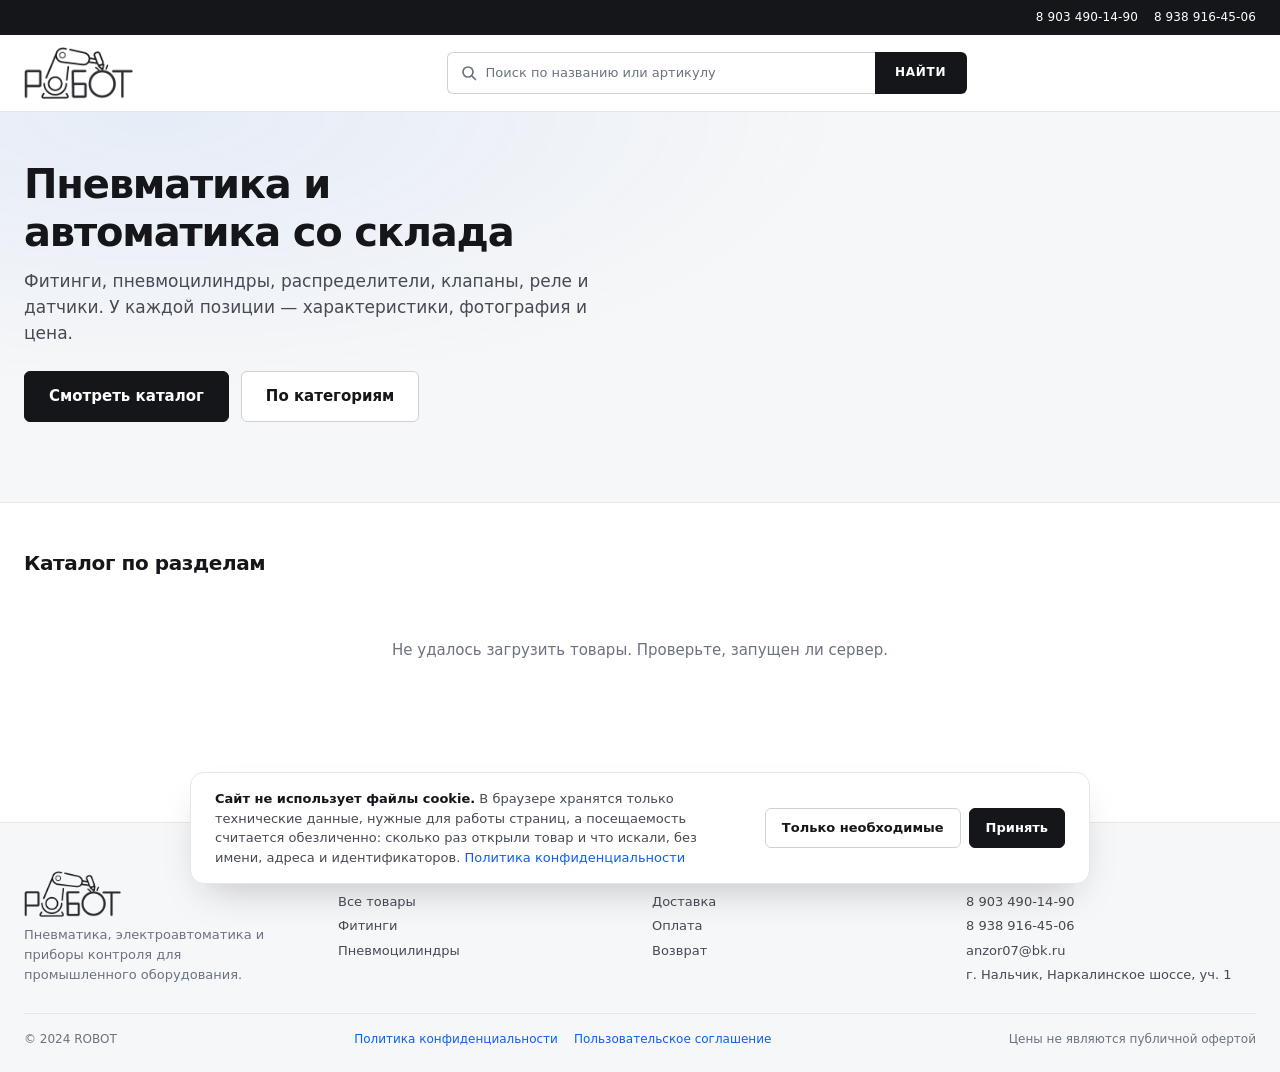
<file: frontend/index.html>
<!DOCTYPE html>
<html lang="ru">
<head>
  <meta charset="UTF-8">
  <meta name="viewport" content="width=device-width, initial-scale=1, viewport-fit=cover, interactive-widget=resizes-content">
  <meta name="theme-color" content="#14161a">
  <meta name="color-scheme" content="light">
  <title>ROBOT — пневматика, фитинги и автоматика</title>
  <meta name="description" content="Пневмоцилиндры, фитинги, распределители, клапаны, реле и датчики со склада. Каталог с характеристиками, фотографиями и ценами.">
  <meta property="og:title" content="ROBOT — пневматика, фитинги и автоматика">
  <meta property="og:description" content="Пневмоцилиндры, фитинги, распределители, клапаны, реле и датчики со склада.">
  <meta property="og:type" content="website">
  <link rel="icon" href="img/favicon.png?v=20261027" type="image/png">
  <link rel="stylesheet" href="css/style.css?v=20261027">
</head>
<body>
  <!-- Header -->
  <header>
    <div class="header-top">
      <div class="container header-top-row">
        <a href="tel:+79034901490">8 903 490-14-90</a>
        <a href="tel:+79389164506">8 938 916-45-06</a>
      </div>
    </div>

    <div class="container">
      <div class="flex-between header-main" style="gap: 24px; flex-wrap: wrap;">
        <a class="logo" href="index.html" aria-label="РОБОТ — на главную"><img src="img/logo.png?v=20261027" alt="РОБОТ" width="1008" height="480"></a>

        <div class="search-bar" id="search-bar">
          <input
            type="text"
            id="search-input"
            placeholder="Поиск по названию или артикулу"
            autocomplete="off">
          <button type="button" class="search-clear" onclick="clearSearch()" title="Очистить">&times;</button>
          <button type="button" class="search-submit" onclick="handleSearch()">НАЙТИ</button>
        </div>
      </div>
    </div>
  </header>

  <!-- Slides: news, offers, a new product. Filled from the admin panel;
       with nothing in it the hero below takes its place. -->
  <section class="slider-wrap container" id="slider-wrap" hidden>
    <div class="slider" id="slider">
      <div class="slides" id="slides"></div>
      <button type="button" class="slider-arrow slider-prev" id="slider-prev"
              aria-label="Предыдущий слайд"></button>
      <button type="button" class="slider-arrow slider-next" id="slider-next"
              aria-label="Следующий слайд"></button>
      <div class="slider-dots" id="slider-dots" role="tablist"></div>
    </div>
  </section>

  <!-- Опорный блок. Спрятан до ответа о слайдах: иначе он успевает
       нарисоваться и тут же исчезнуть, уступив место слайдеру. -->
  <section class="hero" id="hero" hidden>
    <div class="container">
      <div class="hero-content">
        <h1>Пневматика и автоматика со склада</h1>
        <p>
          Фитинги, пневмоцилиндры, распределители, клапаны, реле и датчики.
          У каждой позиции — характеристики, фотография и цена.
        </p>
        <div class="hero-actions">
          <button class="btn btn-primary btn-lg" onclick="window.location.href='catalog.html'">Смотреть каталог</button>
          <button class="btn btn-secondary btn-lg" onclick="document.getElementById('featured').scrollIntoView({behavior: 'smooth'})">По категориям</button>
        </div>

        <!-- Filled from the catalogue itself, so it can never claim more than there is -->
        <div class="hero-stats" id="hero-stats"></div>
      </div>
    </div>
  </section>

  <!-- Products by category -->
  <div id="featured" class="container" style="padding-block: 48px;">
    <div class="sections-toolbar">
      <h2 class="sections-heading">Каталог по разделам</h2>
    </div>
    <div id="category-sections"></div>
  </div>

  <!-- Footer -->
  <footer>
    <div class="container">
      <div class="footer-content">
        <div class="footer-section">
          <a class="logo" href="index.html" aria-label="РОБОТ — на главную"><img src="img/logo.png?v=20261027" alt="РОБОТ" width="1008" height="480"></a>
          <p class="text-muted" style="max-width: 32ch;">
            Пневматика, электроавтоматика и приборы контроля для промышленного оборудования.
          </p>
        </div>
        <div class="footer-section">
          <h4>Каталог</h4>
          <ul>
            <li><a href="catalog.html">Все товары</a></li>
            <li><a href="catalog.html">Фитинги</a></li>
            <li><a href="catalog.html">Пневмоцилиндры</a></li>
          </ul>
        </div>
        <div class="footer-section">
          <h4>Покупателю</h4>
          <ul>
            <li><a href="#">Доставка</a></li>
            <li><a href="#">Оплата</a></li>
            <li><a href="#">Возврат</a></li>
          </ul>
        </div>
        <div class="footer-section">
          <h4>Контакты</h4>
          <ul>
            <li><a href="tel:+79034901490">8 903 490-14-90</a></li>
            <li><a href="tel:+79389164506">8 938 916-45-06</a></li>
            <li><a href="mailto:anzor07@bk.ru">anzor07@bk.ru</a></li>
            <li>г. Нальчик, Наркалинское шоссе, уч. 1</li>
          </ul>
        </div>
      </div>
      <div class="footer-bottom flex-between" style="flex-wrap: wrap; gap: 8px 16px;">
        <span>&copy; 2024 ROBOT</span>
        <span style="display: flex; gap: 16px; flex-wrap: wrap;">
          <a href="privacy.html">Политика конфиденциальности</a>
          <a href="terms.html">Пользовательское соглашение</a>
        </span>
        <span>Цены не являются публичной офертой</span>
      </div>
    </div>
  </footer>

  <script src="js/config.js?v=20261027"></script>
  <script src="js/adapter-node.js?v=20261027"></script>
  <script src="js/api.js?v=20261027"></script>
  <script src="js/main.js?v=20261027"></script>
  <script src="js/effects.js?v=20261027"></script>
  <script src="js/consent.js?v=20261027"></script>
  <script>
    const PRODUCTS_PER_SECTION = 8;

    async function loadContent() {
      const sections = el('#category-sections');
      sections.innerHTML = '<div class="grid grid-4" id="first-skeleton"></div>';
      renderSkeletons(el('#first-skeleton'), PRODUCTS_PER_SECTION);

      try {
        // The tree comes from the database, so a section or subcategory the
        // admin adds shows up here without touching the code
        const tree = await ProductAPI.getCategories();
        const filled = tree.filter(section => section.total_count > 0);

        renderHeroStats(tree);

        if (filled.length === 0) {
          sections.innerHTML = '<div class="empty-state"><p>Товары не найдены</p></div>';
          return;
        }

        clear(sections);
        filled.forEach(section =>
          renderSection(sections, section, sectionStartsOpen()));
      } catch (error) {
        console.error('Error loading content:', error);
        sections.innerHTML = '<div class="empty-state"><p>Не удалось загрузить товары. Проверьте, запущен ли сервер.</p></div>';
      }
    }

    function renderHeroStats(tree) {
      const host = el('#hero-stats');
      const products = tree.reduce((sum, section) => sum + section.total_count, 0);
      const sections = tree.filter(section => section.total_count > 0).length;

      // count: effects.js runs the number up when it scrolls into view
      const stats = [
        { count: products, label: 'позиций в каталоге' },
        { count: sections, label: 'разделов' },
        { text: '24 ч', label: 'ответ на запрос' },
      ];

      host.innerHTML = stats.map(stat => `
        <div>
          <div class="hero-stat-value"${stat.count === undefined ? '' : ` data-count-to="${stat.count}"`}>
            ${stat.text ?? stat.count.toLocaleString('ru-RU')}
          </div>
          <div class="hero-stat-label">${stat.label}</div>
        </div>
      `).join('');
    }

    /* ---------- the slideshow ----------
       News, an offer, a new product. The pictures come from the admin
       panel, so nothing here needs touching to change what is shown. */

    const SLIDE_MS = 6000;
    let slideIndex = 0;
    let slideTimer = null;
    let slideCount = 0;

    const showHero = () => { el('#hero').hidden = false; };

    async function loadSlider() {
      let banners = [];
      try {
        /* Ответа ждём недолго: молчащий сервис не должен держать главную
           пустой. Не ответил за две секунды — считаем, что слайдов нет, и
           показываем опорный блок; слайдер после этого уже не подменит его. */
        banners = await Promise.race([
          ProductAPI.getBanners(),
          new Promise(resolve => setTimeout(() => resolve(null), 2000)),
        ]);
      } catch (error) {
        // Пустой слайдер — обычное состояние нового сайта, и упасть из-за
        // него страница не должна
        console.error('Error loading banners:', error);
      }

      if (!banners || !banners.length) {
        showHero();
        return;
      }

      // Слайды встают на место опорного блока, а не сдвигают его вниз
      el('#slider-wrap').hidden = false;
      slideCount = banners.length;

      el('#slides').innerHTML = banners.map((banner, index) => {
        const caption = (banner.title || banner.subtitle) ? `
          <span class="slide-caption">
            ${banner.title ? `<span class="slide-title">${escapeHtml(banner.title)}</span>` : ''}
            ${banner.subtitle ? `<span class="slide-subtitle">${escapeHtml(banner.subtitle)}</span>` : ''}
          </span>` : '';

        const inside = `
          <img src="${escapeHtml(banner.image)}" alt="${escapeHtml(banner.title || '')}"
               ${index ? 'loading="lazy"' : ''}>
          ${caption}`;

        // A slide with nowhere to go is not a link
        return banner.link
          ? `<a class="slide" href="${escapeHtml(banner.link)}">${inside}</a>`
          : `<span class="slide">${inside}</span>`;
      }).join('');

      el('#slider-dots').innerHTML = banners.map((banner, index) => `
        <button type="button" class="slider-dot" role="tab"
                aria-label="Слайд ${index + 1}" data-slide="${index}"></button>`).join('');

      elAll('#slider-dots .slider-dot').forEach(dot =>
        dot.addEventListener('click', () => showSlide(Number(dot.dataset.slide))));

      el('#slider-prev').addEventListener('click', () => showSlide(slideIndex - 1));
      el('#slider-next').addEventListener('click', () => showSlide(slideIndex + 1));

      // One slide needs no arrows, no dots and no timer
      if (slideCount < 2) {
        el('#slider').classList.add('slider-single');
        showSlide(0, false);
        return;
      }

      // Reading stops the carousel moving out from under the reader
      const slider = el('#slider');
      slider.addEventListener('mouseenter', stopSlides);
      slider.addEventListener('mouseleave', startSlides);
      slider.addEventListener('focusin', stopSlides);

      showSlide(0);
    }

    function showSlide(index, restart = true) {
      if (!slideCount) return;

      // Past the last slide comes the first again
      slideIndex = (index + slideCount) % slideCount;
      el('#slides').style.transform = `translateX(-${slideIndex * 100}%)`;

      elAll('#slider-dots .slider-dot').forEach((dot, position) =>
        dot.classList.toggle('active', position === slideIndex));

      if (restart) startSlides();
    }

    function startSlides() {
      stopSlides();
      if (slideCount > 1 && !window.matchMedia('(prefers-reduced-motion: reduce)').matches) {
        slideTimer = setInterval(() => showSlide(slideIndex + 1, false), SLIDE_MS);
      }
    }

    function stopSlides() {
      clearInterval(slideTimer);
      slideTimer = null;
    }

    // Сколько длится сворачивание. Должно совпадать с --unfold в стилях.
    const FOLD_MS = 340;

    /* На большом экране разделы стоят открытыми: каталог сразу показывает,
       что в нём есть, а полоса нужна, чтобы убрать лишнее. На телефоне
       наоборот — одиннадцать открытых разделов превращают главную в ленту
       на семнадцать экранов, и до нужного не долистать. */
    const onPhone = () => window.matchMedia('(max-width: 640px)').matches;

    /* Что свернули, страница нарочно не запоминает. Память приводила к
       тому, что человек один раз закрыл раздел на компьютере — и главная
       у него так и открывалась закрытой, хотя должна открытой. Каждый
       заход начинается одинаково: на ПК развёрнуто, на телефоне свёрнуто. */
    const sectionStartsOpen = () => !onPhone();

    /* Открывает или закрывает раздел, разгоняя высоту от той, что сейчас, к
       той, что будет. Одним CSS это делается переходом строки грида между
       1fr и 0fr, но только в браузерах последних лет — в старом раздел
       просто мигнул бы. Измеренная высота анимируется везде. */
    function foldSection(head, body, inner, open) {
      body.dataset.open = String(open);
      head.setAttribute('aria-expanded', String(open));

      const from = body.getBoundingClientRect().height;
      const to = open ? inner.scrollHeight : 0;

      body.style.height = `${from}px`;
      void body.offsetHeight;          // дать браузеру взять начальное значение
      body.style.height = `${to}px`;

      clearTimeout(body.foldTimer);
      body.foldTimer = setTimeout(() => {
        // Открытый раздел возвращается к auto: поздно приехавшая фотография
        // или повёрнутый телефон не должны обрезаться по числу, измеренному
        // до того и другого
        body.style.height = open ? 'auto' : '0px';
      }, FOLD_MS);
    }

    // Раздел — полоса, которая сворачивается. На компьютере она стоит
    // открытой, на телефоне закрытой: там из неё получается оглавление,
    // по которому видно весь каталог, не пролистывая его целиком.
    function renderSection(container, category, open) {
      const section = document.createElement('section');
      section.className = 'section-block reveal';

      const head = document.createElement('button');
      head.type = 'button';
      head.className = 'section-head-bar';
      head.setAttribute('aria-expanded', String(open));
      head.innerHTML = `
        <span class="section-chevron" aria-hidden="true"></span>
        <span class="section-title">${escapeHtml(category.name)}</span>`;

      const body = document.createElement('div');
      body.className = 'section-body';
      body.dataset.open = String(open);
      // Состояние, с которым страница открылась, не анимируется
      body.style.height = open ? 'auto' : '0px';

      const inner = document.createElement('div');
      inner.className = 'section-body-inner';
      body.appendChild(inner);

      head.addEventListener('click', () => {
        const nowOpen = body.dataset.open !== 'true';
        // В разделе, закрытом с самого начала, ещё пусто, а высоту надо
        // знать до того, как начнётся разворот
        if (nowOpen) fillSection(inner, category);
        foldSection(head, body, inner, nowOpen);
      });

      section.append(head, body);
      container.appendChild(section);

      if (open) fillSection(inner, category);
    }

    // Filled the first time the section is opened, not before
    async function fillSection(inner, category) {
      if (inner.dataset.filled) return;
      inner.dataset.filled = '1';

      if (category.children && category.children.length) {
        inner.innerHTML = `
          <div class="section-pad">
            ${brandRows(category)}
          </div>`;
        return;
      }

      // A section with no subcategories shows its products instead
      const pad = document.createElement('div');
      pad.className = 'section-pad';
      const grid = document.createElement('div');
      grid.className = 'grid grid-4';
      renderSkeletons(grid, 4);
      pad.appendChild(grid);
      inner.appendChild(pad);

      try {
        const data = await ProductAPI.getProducts({
          category_id: category.id, per_page: PRODUCTS_PER_SECTION });
        grid.innerHTML = data.products.map(createProductCard).join('');
      } catch (error) {
        grid.innerHTML = '<p class="text-muted">Не удалось загрузить товары</p>';
      }
    }

    /* A section lists its subcategories brand by brand, the way a printed
       catalogue does: the supplier's logo on the left, its range beside it.
       Whatever has no brand goes in a last row with nothing on the left —
       the tiles still line up with the rows above. */
    function brandRows(category) {
      const groups = new Map();

      category.children.forEach(child => {
        const key = child.brand?.id ?? 'none';
        if (!groups.has(key)) groups.set(key, { brand: child.brand || null, items: [] });
        groups.get(key).items.push(child);
      });

      // Named brands first, alphabetically; the unbranded remainder last
      const rows = [...groups.values()].sort((a, b) => {
        if (!a.brand) return 1;
        if (!b.brand) return -1;
        return a.brand.name.localeCompare(b.brand.name, 'ru');
      });

      // A section whose subcategories share no brand keeps its own mark,
      // and there is nothing to group
      if (rows.length === 1 && !rows[0].brand) {
        return sectionRow(category.icon ? { logo: category.icon, name: category.name } : null,
                          rows[0].items, 0);
      }

      let index = 0;
      return rows.map(row => {
        const markup = sectionRow(row.brand, row.items, index);
        index += row.items.length;
        return markup;
      }).join('');
    }

    function sectionRow(brand, items, offset) {
      // Место под маркой — подпись, а не кнопка: по логотипу бренда уходить
      // некуда, человек пришёл смотреть раздел
      const inside = brand?.logo
        ? `<img src="${escapeHtml(brand.logo)}" alt="${escapeHtml(brand.name)}" loading="lazy">`
        : brand?.name ? escapeHtml(brand.name) : '';

      const classes = 'section-mark'
        + (brand?.logo ? '' : brand?.name ? ' section-mark-text' : '');

      const mark = `<div class="${classes}">${inside}</div>`;

      return `
        <div class="section-row">
          ${mark}
          <div class="tile-grid">
            ${items.map((child, position) => categoryTile(child, offset + position)).join('')}
          </div>
        </div>`;
    }

    // --i is the tile's place in the row: the stagger is a CSS delay, so
    // opening a section costs no JavaScript at all
    function categoryTile(category, index) {
      return `
        <a class="tile" href="catalog.html?category=${category.id}" style="--i: ${index}">
          <span class="tile-image">
            <img src="${escapeHtml(category.image || NO_IMAGE)}" alt=""
                 loading="lazy" onerror="this.onerror=null; this.src=NO_IMAGE">
          </span>
          <span class="tile-name">${escapeHtml(category.name)}</span>
        </a>`;
    }

    // Searching opens the catalogue with the results, the same as from any other page
    function handleSearch() {
      const query = el('#search-input').value.trim();
      if (query.length >= 2) {
        window.location.href = `catalog.html?search=${encodeURIComponent(query)}`;
      }
    }

    initSearchBar({ onSearch: handleSearch });

    // Load on page load
    loadContent();
    loadSlider();
  </script>
</body>
</html>
</file>
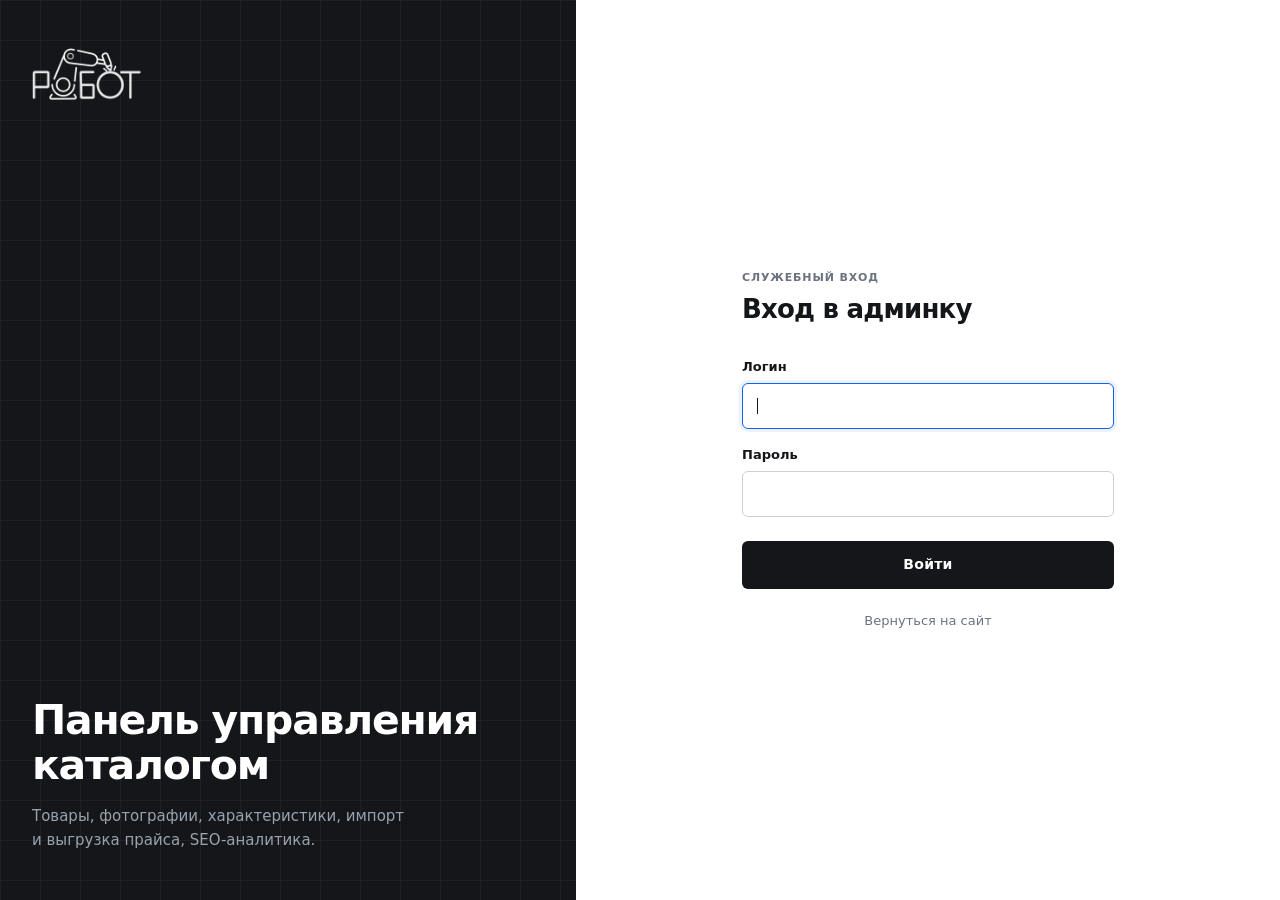
<file: frontend/admin.html>
<!DOCTYPE html>
<html lang="ru">
<head>
  <meta charset="UTF-8">
  <meta name="viewport" content="width=device-width, initial-scale=1, viewport-fit=cover, interactive-widget=resizes-content">
  <meta name="theme-color" content="#ffffff">
  <meta name="color-scheme" content="light">
  <title>Админ панель - ROBOT</title>
  <link rel="icon" href="img/favicon.png?v=20261027" type="image/png">
  <link rel="stylesheet" href="css/style.css?v=20261027">
  <style>
    .admin-layout {
      display: grid;
      grid-template-columns: 200px minmax(0, 1fr);
      min-height: 100vh;
      gap: 0;
    }

    .admin-sidebar {
      background: #f5f5f5;
      border-right: 1px solid var(--color-border);
      padding: 24px 0;
      position: sticky;
      top: 0;
      height: 100vh;
      overflow-y: auto;
    }

    .admin-sidebar .nav-item {
      padding: 12px 24px;
      cursor: pointer;
      border-left: 3px solid transparent;
      transition: var(--transition);
      border-left-color: transparent;
    }

    @media (hover: hover) and (pointer: fine) {
      .admin-sidebar .nav-item:hover {
        background: #e8e8e8;
      }
    }

    .admin-sidebar .nav-item.active {
      background: var(--color-secondary);
      border-left-color: var(--color-accent);
      font-weight: 600;
      color: var(--color-accent);
    }

    .admin-content {
      padding: 32px;
    }

    .admin-section {
      display: none;
    }

    .admin-section.active {
      display: block;
    }

    .admin-header {
      display: flex;
      justify-content: space-between;
      align-items: center;
      margin-bottom: 24px;
      padding-bottom: 16px;
      border-bottom: 1px solid var(--color-border);
    }

    /* The panel's own display rule would otherwise beat the browser's
       [hidden] rule, and the bar and the progress strip would never go away */
    [hidden] {
      display: none !important;
    }

    .admin-table {
      width: 100%;
      border-collapse: collapse;
      margin-bottom: 24px;
    }

    .admin-table thead {
      background: #f5f5f5;
    }

    .admin-table th,
    .admin-table td {
      padding: 12px;
      text-align: left;
      border-bottom: 1px solid var(--color-border);
    }

    .admin-table th {
      font-weight: 600;
      font-size: 12px;
      text-transform: uppercase;
      color: var(--color-gray-dark);
    }

    @media (hover: hover) and (pointer: fine) {
      .admin-table tbody tr:hover {
        background: #f9f9f9;
      }
    }

    .table-thumb {
      width: 56px;
      height: 56px;
      object-fit: cover;
      border: 1px solid var(--color-border);
      border-radius: 4px;
      display: block;
      cursor: zoom-in;
      background: #f5f5f5;
    }

    .table-thumb-empty {
      display: flex;
      align-items: center;
      justify-content: center;
      font-size: 10px;
      color: var(--color-gray-dark);
      text-align: center;
      cursor: default;
    }

    .image-preview-grid {
      display: flex;
      flex-wrap: wrap;
      gap: 12px;
    }

    .image-preview-grid img {
      width: 96px;
      height: 96px;
      object-fit: cover;
      border: 1px solid var(--color-border);
      border-radius: 4px;
      cursor: zoom-in;
      background: #f5f5f5;
    }

    .upload-drop {
      border: 2px dashed var(--color-border);
      border-radius: 6px;
      padding: 24px 16px;
      text-align: center;
      cursor: pointer;
      background: #fafafa;
      transition: border-color 0.15s, background 0.15s;
    }

    .upload-drop.dragover {
      border-color: var(--color-accent);
      background: #f0f6ff;
    }

    @media (hover: hover) and (pointer: fine) {
      .upload-drop:hover {
        border-color: var(--color-accent);
        background: #f0f6ff;
      }
    }

    .upload-drop-title {
      font-weight: 600;
      margin-bottom: 4px;
    }

    .upload-drop-hint {
      font-size: 12px;
      color: var(--color-gray-dark);
    }

    .upload-progress-row {
      margin-bottom: 12px;
    }

    .upload-progress-label {
      font-size: 13px;
      font-weight: 600;
      margin-bottom: 6px;
    }

    .upload-progress-track {
      height: 8px;
      border-radius: 4px;
      background: var(--color-border);
      overflow: hidden;
    }

    .upload-progress-bar {
      height: 100%;
      width: 0;
      background: var(--color-accent);
      transition: width 0.2s;
    }

    .upload-url-row {
      display: flex;
      gap: 8px;
      margin-top: 12px;
    }

    .upload-url-row input {
      flex: 1;
    }

    .pending-badge {
      display: inline-block;
      font-size: 11px;
      font-weight: 600;
      color: var(--color-accent);
      margin-left: 8px;
    }

    .image-preview-grid figure {
      margin: 0;
      position: relative;
      line-height: 0;
    }

    .image-preview-grid figure.pending img {
      opacity: 0.6;
      border-style: dashed;
    }

    .thumb-remove {
      position: absolute;
      top: 4px;
      right: 4px;
      width: 22px;
      height: 22px;
      padding: 0;
      border: 0;
      border-radius: 50%;
      background: rgba(0, 0, 0, 0.65);
      color: #fff;
      font-size: 15px;
      line-height: 22px;
      cursor: pointer;
    }

    @media (hover: hover) and (pointer: fine) {
      .thumb-remove:hover {
        background: #000;
      }
    }

    .video-preview-grid {
      display: flex;
      flex-wrap: wrap;
      gap: 12px;
    }

    .video-tile {
      position: relative;
      margin: 0;
      width: 150px;
    }

    .video-tile img,
    .video-tile video,
    .video-tile-placeholder {
      width: 150px;
      height: 96px;
      object-fit: cover;
      display: block;
      border: 1px solid var(--color-border);
      border-radius: 4px;
      background: #111;
    }

    .video-tile .is-clickable {
      cursor: pointer;
    }

    .video-tile-placeholder {
      display: flex;
      align-items: center;
      justify-content: center;
      color: #fff;
      font-size: 11px;
      font-weight: 700;
      letter-spacing: 1px;
    }

    .video-tile.pending img,
    .video-tile.pending video,
    .video-tile.pending .video-tile-placeholder {
      opacity: 0.6;
      border-style: dashed;
    }

    .video-tile figcaption {
      margin-top: 6px;
      font-size: 12px;
      line-height: 1.3;
      word-break: break-word;
    }

    #video-lightbox-frame {
      max-width: 90vw;
      max-height: 90vh;
    }

    #video-lightbox-player {
      max-width: 90vw;
      max-height: 90vh;
      cursor: default;
    }

    .image-lightbox {
      position: fixed;
      inset: 0;
      background: rgba(0, 0, 0, 0.85);
      display: none;
      align-items: center;
      justify-content: center;
      z-index: 2000;
      padding: 24px;
      cursor: zoom-out;
    }

    .image-lightbox.open {
      display: flex;
    }

    .image-lightbox img {
      max-width: 100%;
      max-height: 100%;
      object-fit: contain;
    }

    .spec-editor {
      border: 1px solid var(--color-border);
      border-radius: 6px;
      background: var(--color-secondary);
      overflow: hidden;
    }

    .spec-row {
      display: grid;
      grid-template-columns: 1fr 1fr 32px;
      gap: 8px;
      align-items: center;
      padding: 6px 8px;
      border-bottom: 1px solid var(--color-border);
    }

    .spec-head {
      background: #f5f5f5;
      font-size: 11px;
      font-weight: 700;
      text-transform: uppercase;
      color: var(--color-gray-dark);
      padding: 8px;
    }

    .spec-row input {
      width: 100%;
      padding: 7px 9px;
      border: 1px solid transparent;
      border-radius: 4px;
      font-family: inherit;
      font-size: 13px;
      background: #fafafa;
      outline: none;
      transition: border-color 150ms ease-out, background 150ms ease-out;
    }

    .spec-row input:focus {
      border-color: var(--color-accent);
      background: var(--color-secondary);
    }

    .spec-remove {
      width: 26px;
      height: 26px;
      border: 0;
      border-radius: 50%;
      background: none;
      color: var(--color-gray-dark);
      font-size: 17px;
      line-height: 1;
      cursor: pointer;
      transition: background-color 150ms ease, color 150ms ease;
    }

    @media (hover: hover) and (pointer: fine) {
      .spec-remove:hover {
        background: #ffe9e7;
        color: #c0261a;
      }
    }

    .spec-add {
      width: 100%;
      border-radius: 0;
      font-size: 12px;
    }

    .seo-cards {
      display: flex;
      flex-wrap: wrap;
      gap: 16px;
      margin-bottom: 32px;
    }

    .seo-card {
      flex: 1 1 150px;
      padding: 20px;
      border: 1px solid var(--color-border);
      border-radius: 6px;
      background: #fafafa;
    }

    .seo-card-value {
      font-size: 30px;
      font-weight: 800;
      line-height: 1;
    }

    .seo-card-label {
      margin-top: 6px;
      font-size: 12px;
      color: var(--color-gray-dark);
    }

    .seo-heading {
      margin: 32px 0 8px;
      padding-bottom: 8px;
      border-bottom: 1px solid var(--color-border);
    }

    .seo-note {
      margin-bottom: 16px;
      font-size: 13px;
    }

    .seo-issue {
      border: 1px solid var(--color-border);
      border-radius: 6px;
      margin-bottom: 8px;
      overflow: hidden;
    }

    .seo-issue-head {
      width: 100%;
      display: flex;
      align-items: center;
      gap: 12px;
      padding: 14px 16px;
      border: 0;
      background: none;
      font-family: inherit;
      font-size: 14px;
      text-align: left;
      cursor: pointer;
    }

    @media (hover: hover) and (pointer: fine) {
      .seo-issue-head:hover {
        background: #fafafa;
      }
    }

    .seo-issue-title {
      flex: 1;
      font-weight: 600;
    }

    .seo-issue-count {
      font-weight: 700;
      font-size: 16px;
    }

    .seo-badge {
      padding: 3px 9px;
      border-radius: 10px;
      font-size: 11px;
      font-weight: 700;
      white-space: nowrap;
    }

    .seo-badge-high { background: #ffe1de; color: #c0261a; }
    .seo-badge-medium { background: #fff1d6; color: #9a6400; }
    .seo-badge-low { background: #eeeeee; color: #666; }

    .seo-issue-body {
      display: none;
      padding: 0 16px 16px;
      border-top: 1px solid var(--color-border);
    }

    .seo-issue.open .seo-issue-body {
      display: block;
    }

    .seo-product-list {
      max-height: 300px;
      overflow-y: auto;
    }

    .seo-product {
      display: block;
      width: 100%;
      padding: 8px 10px;
      border: 0;
      border-bottom: 1px solid var(--color-border);
      background: none;
      font-family: inherit;
      font-size: 13px;
      text-align: left;
      cursor: pointer;
    }

    @media (hover: hover) and (pointer: fine) {
      .seo-product:hover {
        background: #f0f6ff;
        color: var(--color-accent);
      }
    }

    .seo-product-sku {
      display: inline-block;
      min-width: 90px;
      font-weight: 600;
    }

    .seo-check {
      display: flex;
      align-items: flex-start;
      gap: 12px;
      padding: 10px 0;
      border-bottom: 1px solid var(--color-border);
    }

    .seo-check-mark {
      font-weight: 700;
      color: #c0261a;
    }

    .seo-check.ok .seo-check-mark {
      color: #1a8a34;
    }

    .seo-check-why {
      display: block;
      font-size: 12px;
      color: var(--color-gray-dark);
    }

    /* ===== TRAFFIC CHART =====
       Two series of the same unit (events per day) on one axis. Palette checked
       with the data-viz validator: #0d5ef4 ↔ #eb6834 keeps ΔE 31 under protanopia
       and 33 under tritanopia, well past the 8 floor, and both clear 3:1 on white. */
    .chart {
      --series-views: #0d5ef4;
      --series-searches: #eb6834;
      --chart-surface: #ffffff;
      --chart-grid: #e4e6e9;
      position: relative;
      margin-bottom: 16px;
    }

    .chart svg {
      display: block;
      width: 100%;
      overflow: visible;
    }

    .chart svg:focus-visible {
      outline: 2px solid var(--color-accent);
      outline-offset: 4px;
      border-radius: 4px;
    }

    .chart-grid-line {
      stroke: var(--chart-grid);
      stroke-width: 1;
      shape-rendering: crispEdges;
    }

    .chart-tick {
      font-size: 11px;
      fill: var(--color-gray-dark);
    }

    .chart-line {
      fill: none;
      stroke-width: 2;
      stroke-linejoin: round;
      stroke-linecap: round;
    }

    /* The ring keeps an end dot legible where the two lines cross */
    .chart-dot {
      stroke: var(--chart-surface);
      stroke-width: 2;
    }

    .chart-end-label {
      font-size: 12px;
      font-weight: 700;
      fill: var(--color-primary);
    }

    .chart-crosshair {
      stroke: var(--color-gray-dark);
      stroke-width: 1;
      opacity: 0;
    }

    .chart.is-probing .chart-crosshair {
      opacity: 1;
    }

    .chart-tooltip {
      position: absolute;
      top: 0;
      pointer-events: none;
      opacity: 0;
      transform: translate(-50%, -6px);
      min-width: 148px;
      padding: 8px 10px;
      border-radius: 8px;
      background: var(--color-primary);
      color: #fff;
      font-size: 12px;
      line-height: 1.45;
      box-shadow: 0 8px 20px rgba(20, 22, 26, 0.28);
      transition: opacity 120ms ease;
      z-index: 5;
    }

    .chart.is-probing .chart-tooltip {
      opacity: 1;
    }

    .chart-tooltip-date {
      color: rgba(255, 255, 255, 0.66);
      margin-bottom: 4px;
    }

    .chart-tooltip-row {
      display: flex;
      align-items: center;
      gap: 8px;
    }

    /* A short stroke, not a filled box: at this density a box is ink doing a
       label's job */
    .chart-tooltip-key {
      width: 12px;
      height: 2px;
      border-radius: 1px;
      flex: none;
    }

    .chart-tooltip-value {
      font-weight: 700;
      font-variant-numeric: tabular-nums;
    }

    .chart-tooltip-name {
      color: rgba(255, 255, 255, 0.66);
    }

    .chart-legend {
      display: flex;
      flex-wrap: wrap;
      gap: 16px;
      margin-bottom: 12px;
      font-size: 13px;
    }

    .chart-legend-item {
      display: inline-flex;
      align-items: center;
      gap: 7px;
    }

    .chart-legend-key {
      width: 14px;
      height: 2px;
      border-radius: 1px;
      flex: none;
    }

    .chart-range {
      display: flex;
      gap: 6px;
      margin-bottom: 16px;
    }

    .chart-range button {
      padding: 6px 12px;
      min-height: 34px;
      border: 1px solid var(--color-border);
      border-radius: 6px;
      background: #fff;
      font-size: 13px;
      font-weight: 600;
      color: var(--color-gray-dark);
      cursor: pointer;
      transition: border-color 150ms ease, color 150ms ease, transform 120ms ease;
    }

    .chart-range button:active {
      transform: scale(0.97);
    }

    .chart-range button.active {
      border-color: var(--color-primary);
      color: var(--color-primary);
    }

    .chart-table {
      margin-bottom: 24px;
      font-size: 13px;
    }

    .chart-table summary {
      cursor: pointer;
      color: var(--color-gray-dark);
      padding: 6px 0;
    }

    .chart-table table {
      width: 100%;
      border-collapse: collapse;
      margin-top: 8px;
    }

    .chart-table th,
    .chart-table td {
      padding: 6px 8px;
      text-align: right;
      border-bottom: 1px solid var(--color-border);
      font-variant-numeric: tabular-nums;
    }

    .chart-table th:first-child,
    .chart-table td:first-child {
      text-align: left;
    }

    .chart-table th {
      font-size: 11px;
      text-transform: uppercase;
      letter-spacing: 0.06em;
      color: var(--color-gray-dark);
    }

    .seo-table {
      margin-bottom: 24px;
    }

    .seo-table h4 {
      margin-bottom: 8px;
    }

    .seo-table-row {
      display: flex;
      justify-content: space-between;
      gap: 16px;
      padding: 8px 0;
      border-bottom: 1px solid var(--color-border);
      font-size: 13px;
    }

    .seo-table-value {
      white-space: nowrap;
      color: var(--color-gray-dark);
    }

    .seo-empty-searches .seo-table-row {
      color: #c0261a;
    }

    .admin-form {
      background: #f9f9f9;
      padding: 24px;
      border-radius: 4px;
      max-width: 600px;
    }

    .admin-form .form-group {
      margin-bottom: 16px;
    }

    .admin-form label {
      font-weight: 600;
      margin-bottom: 8px;
      display: block;
      font-size: 14px;
    }

    /* Подпись под полем: почему оно такое, а не просто серое */
    .form-hint {
      display: block;
      margin-top: 6px;
      font-size: 12px;
      line-height: 1.4;
      color: #777;
    }

    .form-group-locked input {
      background: #f4f4f4;
      color: #666;
      cursor: not-allowed;
    }

    .notice {
      margin-bottom: 20px;
      padding: 12px 16px;
      border-left: 3px solid #999;
      background: #f6f6f6;
      font-size: 14px;
      line-height: 1.5;
      color: #555;
    }

    .admin-form input,
    .admin-form textarea,
    .admin-form select {
      width: 100%;
      padding: 10px 12px;
      border: 1px solid var(--color-border);
      border-radius: 4px;
      font-family: inherit;
      font-size: 14px;
      outline: none;
    }

    .admin-form input:focus,
    .admin-form textarea:focus,
    .admin-form select:focus {
      border-color: var(--color-accent);
      box-shadow: 0 0 0 3px rgba(0, 102, 255, 0.1);
    }

    .admin-form textarea {
      resize: vertical;
      min-height: 120px;
    }

    .modal {
      display: none;
      position: fixed;
      top: 0;
      left: 0;
      right: 0;
      bottom: 0;
      background: rgba(0, 0, 0, 0.5);
      z-index: 9999;
      align-items: center;
      justify-content: center;
    }

    .modal.active {
      display: flex;
    }

    .modal-content {
      background: white;
      border-radius: 4px;
      padding: 32px;
      max-width: 600px;
      width: 90%;
      max-height: 90vh;
      overflow-y: auto;
      box-shadow: 0 20px 60px rgba(0, 0, 0, 0.3);
    }

    .modal-close {
      float: right;
      cursor: pointer;
      font-size: 24px;
      color: var(--color-gray-dark);
    }

    @media (hover: hover) and (pointer: fine) {
      .modal-close:hover {
        color: var(--color-primary);
      }
    }

    .table-actions {
      display: flex;
      gap: 8px;
    }

    .table-actions button {
      padding: 6px 12px;
      font-size: 12px;
    }

    .logout-btn {
      position: absolute;
      bottom: 24px;
      left: 24px;
      right: 24px;
    }

    /* ===== CATEGORY TREE =====
       Sections and the subcategories under them, with the arrows that decide
       which of them stands at the top of the catalogue and which at the
       bottom. */
    .cat-admin-node {
      margin-bottom: 6px;
    }

    .cat-admin-row {
      display: flex;
      align-items: center;
      gap: 12px;
      padding: 10px 14px;
      border: 1px solid var(--color-border);
      border-radius: 6px;
      background: #fff;
    }

    .cat-admin-section {
      background: #f7f8fa;
      border-color: #d7dadf;
    }

    .cat-admin-order {
      display: flex;
      flex-direction: column;
      gap: 2px;
      flex: none;
    }

    .cat-admin-arrow {
      width: 26px;
      height: 20px;
      padding: 0;
      border: 1px solid var(--color-border);
      border-radius: 4px;
      background: #fff;
      cursor: pointer;
      font-size: 12px;
      line-height: 1;
      color: #454b54;
    }

    .cat-admin-arrow:disabled {
      opacity: 0.3;
      cursor: default;
    }

    .cat-admin-title {
      flex: 1;
      min-width: 0;
      display: flex;
      flex-direction: column;
      gap: 2px;
      font-size: 14px;
    }

    .cat-admin-title .text-muted {
      font-size: 12px;
    }

    .cat-admin-actions {
      display: flex;
      gap: 6px;
      flex: none;
      flex-wrap: wrap;
      justify-content: flex-end;
    }

    .cat-admin-btn {
      padding: 6px 10px;
      border: 1px solid var(--color-border);
      border-radius: 4px;
      background: #fff;
      cursor: pointer;
      font-size: 12px;
      white-space: nowrap;
    }

    .cat-admin-btn-danger {
      color: #b3261e;
      border-color: #e4bdba;
    }

    /* The category's picture, uploaded by clicking it */
    .cat-admin-icon {
      position: relative;
      width: 44px;
      height: 44px;
      flex: none;
      display: flex;
      align-items: center;
      justify-content: center;
      border: 1px dashed var(--color-border);
      border-radius: 6px;
      background: #fff;
      cursor: pointer;
      overflow: hidden;
    }

    .cat-admin-icon.has-icon {
      border-style: solid;
    }

    .cat-admin-icon img {
      max-width: 100%;
      max-height: 100%;
      object-fit: contain;
      mix-blend-mode: multiply;
    }

    .cat-admin-icon-empty {
      font-size: 10px;
      color: var(--ink-muted);
      text-align: center;
      line-height: 1.1;
    }

    .cat-admin-icon-clear {
      position: absolute;
      top: 0;
      right: 0;
      width: 16px;
      height: 16px;
      padding: 0;
      border: 0;
      border-radius: 0 6px 0 6px;
      background: rgba(20, 22, 26, 0.72);
      color: #fff;
      font-size: 12px;
      line-height: 1;
      cursor: pointer;
    }

    /* ===== BANNERS ===== */
    .banner-form {
      display: flex;
      flex-direction: column;
      gap: 10px;
      margin-bottom: 24px;
      padding: 16px;
      border: 1px solid var(--color-border);
      border-radius: 8px;
      background: #f7f8fa;
    }

    .banner-form-row {
      display: flex;
      gap: 10px;
      flex-wrap: wrap;
    }

    .banner-form input[type="text"] {
      flex: 1;
      min-width: 220px;
      padding: 9px 12px;
      border: 1px solid var(--color-border);
      border-radius: 6px;
      background: #fff;
      font-size: 14px;
    }

    .banner-file {
      flex: 1;
      min-width: 220px;
      display: flex;
      align-items: center;
      justify-content: center;
      padding: 9px 12px;
      border: 1px dashed var(--color-border);
      border-radius: 6px;
      background: #fff;
      font-size: 14px;
      cursor: pointer;
      text-align: center;
    }

    .banner-list {
      display: flex;
      flex-direction: column;
      gap: 8px;
    }

    .banner-row {
      display: flex;
      align-items: center;
      gap: 12px;
      padding: 10px 14px;
      border: 1px solid var(--color-border);
      border-radius: 8px;
      background: #fff;
    }

    /* A hidden slide stays in the list, greyed, so it can be brought back */
    .banner-hidden {
      opacity: 0.5;
    }

    .banner-preview {
      flex: none;
      width: 120px;
      height: 46px;
      border-radius: 4px;
      overflow: hidden;
      background: #f2f3f5;
    }

    .banner-preview img {
      width: 100%;
      height: 100%;
      object-fit: cover;
    }

    .banner-text {
      flex: 1;
      min-width: 0;
      display: flex;
      flex-direction: column;
      gap: 1px;
      font-size: 14px;
    }

    .banner-text .text-muted {
      font-size: 12px;
      overflow: hidden;
      text-overflow: ellipsis;
      white-space: nowrap;
    }

    /* ===== IMPORT PROGRESS ===== */
    .import-progress {
      display: flex;
      align-items: center;
      gap: 12px;
      margin-bottom: 16px;
      padding: 12px 14px;
      border: 1px solid var(--color-border);
      border-radius: 8px;
      background: #f7f8fa;
    }

    .import-progress-track {
      flex: 1;
      height: 8px;
      border-radius: 999px;
      background: #e2e5e9;
      overflow: hidden;
    }

    .import-progress-fill {
      height: 100%;
      width: 0;
      border-radius: 999px;
      background: var(--color-accent);
      transition: width 250ms ease;
    }

    .import-progress-label {
      flex: none;
      font-size: 13px;
      color: var(--ink-soft);
      font-variant-numeric: tabular-nums;
    }

    /* ===== TICKING PRODUCTS ===== */
    .tick-cell {
      width: 36px;
      text-align: center;
    }

    .tick-cell input {
      width: 17px;
      height: 17px;
      accent-color: var(--color-accent);
      cursor: pointer;
    }

    .bulk-bar {
      display: flex;
      align-items: center;
      gap: 10px;
      flex-wrap: wrap;
      margin-bottom: 16px;
      padding: 12px 14px;
      border: 1px solid var(--color-accent);
      border-radius: 8px;
      background: rgba(13, 94, 244, 0.06);
    }

    .bulk-count {
      font-weight: 650;
      font-size: 14px;
    }

    .bulk-select {
      padding: 8px 12px;
      border: 1px solid var(--color-border);
      border-radius: 6px;
      background: #fff;
      font-size: 14px;
      min-width: 200px;
    }

    /* ===== ASSIGN PREVIEW ===== */
    .assign-preview {
      margin-top: 4px;
      padding: 12px 14px;
      border: 1px solid var(--color-border);
      border-radius: 8px;
      background: #f7f8fa;
      font-size: 13px;
      color: var(--ink-muted);
    }

    .assign-preview-found {
      border-color: #b9d4a8;
      background: #f2f8ef;
      color: var(--ink-soft);
    }

    .assign-preview-empty {
      border-color: #e4bdba;
      background: #fdf5f4;
      color: #8a3c34;
    }

    .assign-preview ul {
      margin: 6px 0 0;
      padding-left: 18px;
      line-height: 1.5;
    }

    .assign-preview .num {
      font-family: var(--font-mono);
    }

    .assign-preview em {
      color: var(--ink-muted);
      font-style: normal;
    }

    /* ===== BRANDS ===== */
    .brand-list {
      display: flex;
      flex-direction: column;
      gap: 8px;
    }

    .brand-row {
      display: flex;
      align-items: center;
      gap: 12px;
      padding: 10px 14px;
      border: 1px solid var(--color-border);
      border-radius: 8px;
      background: #fff;
    }

    .brand-logo {
      width: 96px;
      height: 44px;
    }

    /* The same wordmark the site draws when a brand has no picture */
    .brand-wordmark {
      padding: 0 4px;
      font-size: 11px;
      font-weight: 750;
      letter-spacing: 0.04em;
      line-height: 1.15;
      text-transform: uppercase;
      color: #454b54;
      text-align: center;
      overflow-wrap: anywhere;
    }

    .brand-text {
      flex: 1;
      min-width: 0;
      display: flex;
      flex-direction: column;
      gap: 1px;
      font-size: 14px;
    }

    .brand-text .text-muted {
      font-size: 12px;
    }

    /* ===== PHONE =====
       The panel was desktop-only: a fixed sidebar beside a seven-column table.
       On a phone that widened the layout viewport until the whole page was
       zoomed out to fit, so nothing was readable and nothing was tappable. */
    @media (max-width: 860px) {
      .admin-layout {
        grid-template-columns: minmax(0, 1fr);
        min-height: 100dvh;
      }

      /* The sidebar becomes a bar across the top, its tabs scrolling sideways */
      .admin-sidebar {
        height: auto;
        padding: 0;
        border-right: 0;
        border-bottom: 1px solid var(--line);
        background: var(--surface);
        padding-top: env(safe-area-inset-top);
        z-index: 60;
      }

      .admin-sidebar > div:first-child {
        display: flex;
        align-items: center;
        justify-content: space-between;
        gap: 12px;
        padding: 10px 16px !important;
        margin-bottom: 0 !important;
      }

      .admin-sidebar > div:first-child .text-muted {
        display: none;
      }

      .admin-sidebar nav {
        /* Beats the inline position: relative, so the sign-out button below
           anchors to the bar itself instead of landing on top of the tabs */
        position: static !important;
        height: auto !important;
        display: flex;
        align-items: stretch;
        gap: 4px;
        padding: 0 8px;
        /* Room for the sign-out button, which floats over the right edge */
        padding-right: 104px;
        overflow-x: auto;
        overscroll-behavior-x: contain;
        scrollbar-width: none;
      }

      .admin-sidebar nav::-webkit-scrollbar {
        display: none;
      }

      .admin-sidebar .nav-item {
        white-space: nowrap;
        padding: 12px 14px;
        min-height: 46px;
        display: flex;
        align-items: center;
        border-left: 0;
        border-bottom: 2px solid transparent;
      }

      .admin-sidebar .nav-item.active {
        border-bottom-color: var(--accent);
      }

      /* Sign out belongs beside the title once the sidebar has no bottom,
         not at the head of the tab strip */
      .logout-btn {
        position: absolute;
        top: calc(6px + env(safe-area-inset-top));
        right: 12px;
        bottom: auto;
        left: auto;
        width: auto !important;
        min-height: 40px;
      }

      .admin-content {
        padding: 16px 16px calc(24px + env(safe-area-inset-bottom));
      }

      .admin-header {
        flex-direction: column;
        align-items: stretch;
        gap: 12px;
      }

      .admin-header h1 {
        font-size: 22px;
      }

      .admin-header > div {
        flex-wrap: wrap;
      }

      .admin-header .btn {
        flex: 1 1 auto;
        min-height: 44px;
        justify-content: center;
      }

      /* Each row becomes a card: the header cells cannot fit across a phone,
         so every cell carries its own label instead */
      .admin-table,
      .admin-table table,
      .admin-table tbody,
      .admin-table tr,
      .admin-table td {
        display: block;
        width: 100%;
      }

      .admin-table thead {
        display: none;
      }

      .admin-table tr {
        border: 1px solid var(--line);
        border-radius: 10px;
        margin-bottom: 12px;
        padding: 12px;
        background: var(--surface);
      }

      .admin-table td {
        display: grid;
        grid-template-columns: 96px minmax(0, 1fr);
        gap: 12px;
        align-items: center;
        padding: 6px 0;
        border-bottom: 0;
        word-break: break-word;
      }

      .admin-table td::before {
        content: attr(data-label);
        font-size: 11px;
        font-weight: 650;
        letter-spacing: 0.06em;
        text-transform: uppercase;
        color: var(--ink-muted);
      }

      .admin-table td[data-label=""]::before {
        content: "";
      }

      .table-actions {
        gap: 8px;
      }

      .table-actions button {
        flex: 1;
        min-height: 44px;
        border: 1px solid var(--line);
      }

      /* The tree keeps its shape on a phone, but the buttons drop onto a
         line of their own so they stay wide enough to hit */
      .cat-admin-node {
        margin-left: 0 !important;
      }

      .cat-admin-node .cat-admin-node .cat-admin-row {
        margin-left: 16px;
      }

      .cat-admin-row {
        flex-wrap: wrap;
      }

      .cat-admin-actions {
        width: 100%;
        justify-content: stretch;
      }

      .cat-admin-btn {
        flex: 1;
        min-height: 40px;
      }

      .cat-admin-arrow {
        width: 34px;
        height: 26px;
      }

      .banner-row {
        flex-wrap: wrap;
      }

      .banner-preview {
        width: 90px;
        height: 36px;
      }

      .banner-text {
        flex-basis: 140px;
      }

      /* The table becomes stacked cards on a phone, so the tick needs its
         own labelled line like every other field */
      .tick-cell {
        width: auto;
        text-align: left;
      }

      .admin-table td.tick-cell::before {
        content: "Отметить";
      }

      .bulk-bar .btn,
      .bulk-select {
        flex: 1;
        min-width: 140px;
      }

      .import-progress {
        flex-wrap: wrap;
      }

      .import-progress-track {
        flex-basis: 100%;
      }

      /* A dialog on a phone is a sheet: it comes up from the bottom edge and
         keeps its own scroll instead of dragging the page behind it */
      .modal {
        align-items: flex-end;
      }

      .modal-content {
        width: 100%;
        max-width: none;
        max-height: 92dvh;
        padding: 20px 16px calc(20px + env(safe-area-inset-bottom));
        border-radius: 16px 16px 0 0;
        overscroll-behavior: contain;
      }

      .modal-close {
        font-size: 30px;
        line-height: 1;
        padding: 4px 8px;
        margin: -4px -8px 0 0;
      }

      .admin-form input,
      .admin-form textarea,
      .admin-form select,
      .spec-row input,
      .upload-url-row input {
        font-size: 16px;
      }

      .spec-row {
        grid-template-columns: minmax(0, 1fr) minmax(0, 1fr) 34px;
      }

      .seo-cards {
        gap: 8px;
      }
    }
  </style>
</head>
<body>
  <div class="admin-layout">
    <!-- Sidebar -->
    <aside class="admin-sidebar">
      <div style="padding: 16px 24px; margin-bottom: 24px; border-bottom: 1px solid var(--color-border);">
        <a class="logo" href="index.html" aria-label="РОБОТ — на сайт" style="--logo-height: 30px;">
          <img src="img/logo.png?v=20261027" alt="РОБОТ" width="1008" height="480">
        </a>
        <div class="text-muted" style="margin-top: 6px;">Управление каталогом</div>
      </div>

      <nav style="position: relative; height: calc(100vh - 200px);">
        <div class="nav-item active" data-tab="products" onclick="switchTab('products')">Товары</div>
        <div class="nav-item" data-tab="categories" onclick="switchTab('categories')">Категории</div>
        <div class="nav-item" data-tab="import1c" onclick="switchTab('import1c')">1С</div>
        <div class="nav-item" data-tab="banners" onclick="switchTab('banners')">Слайдер</div>
        <div class="nav-item" data-tab="brands" onclick="switchTab('brands')">Бренды</div>
        <div class="nav-item" data-tab="seo" onclick="switchTab('seo')">SEO</div>

        <button class="btn btn-ghost logout-btn" onclick="logout()" style="width: 100%;">ВЫХОД</button>
      </nav>
    </aside>

    <!-- Content -->
    <main class="admin-content">

      <!-- Products Section -->
      <section class="admin-section active" id="products-section">
        <div class="admin-header">
          <h1>ТОВАРЫ</h1>
          <div style="display: flex; gap: 8px;">
            <button class="btn btn-ghost" data-needs="flask" onclick="exportToExcel()">ЭКСПОРТ EXCEL</button>
            <button class="btn btn-ghost" data-needs="flask" onclick="document.getElementById('import-file').click()">ИМПОРТ EXCEL</button>
            <input type="file" id="import-file" accept=".xlsx,.xls" style="display: none;" onchange="importFromExcel(event)">
            <button class="btn btn-primary" onclick="openAddProductModal()">ДОБАВИТЬ ТОВАР</button>
          </div>
        </div>

        <!-- Одной строкой: когда каталог последний раз менялся -->
        <p class="sync-line text-muted" id="sync-line" hidden></p>

        <!-- How far the import has got: the upload, then the rows -->
        <div class="import-progress" id="import-progress" hidden>
          <div class="import-progress-track">
            <div class="import-progress-fill" id="import-progress-fill"></div>
          </div>
          <span class="import-progress-label" id="import-progress-label"></span>
        </div>

        <!-- Appears once something is ticked; the brand or the section
             goes on those rows -->
        <div class="bulk-bar" id="bulk-bar" hidden>
          <span class="bulk-count" id="bulk-count"></span>
          <select id="bulk-category" class="bulk-select"></select>
          <button type="button" class="btn btn-primary" onclick="applyBulkCategory()">Перенести в раздел</button>
          <select id="bulk-brand" class="bulk-select"></select>
          <button type="button" class="btn btn-secondary" onclick="applyBulkBrand()">Проставить бренд</button>
          <button type="button" class="btn btn-ghost" onclick="clearSelection()">Снять выделение</button>
        </div>

        <div class="admin-table" style="overflow-x: auto;">
          <table style="width: 100%;">
            <thead>
              <tr>
                <th class="tick-cell">
                  <input type="checkbox" id="tick-all" title="Отметить всё на странице">
                </th>
                <th>Фото</th>
                <th>SKU</th>
                <th>Название</th>
                <th>Категория</th>
                <th>Бренд</th>
                <th>Цена</th>
                <th>Остаток</th>
                <th>Действия</th>
              </tr>
            </thead>
            <tbody id="products-table-body">
              <tr>
                <td colspan="9" class="loading">Загрузка...</td>
              </tr>
            </tbody>
          </table>
        </div>

        <!-- Pagination -->
        <div class="pagination" id="products-pagination"></div>
      </section>

      <!-- Categories Section -->
      <section class="admin-section" id="categories-section">
        <div class="admin-header">
          <h1>КАТЕГОРИИ</h1>
          <button class="btn btn-primary" onclick="openAddCategoryModal()">ДОБАВИТЬ РАЗДЕЛ</button>
        </div>

        <p class="text-muted" style="margin-bottom: 16px; max-width: 70ch;">
          Стрелки ↑ и ↓ двигают категорию внутри её уровня — так решается,
          что стоит наверху каталога, а что внизу. «+ Подкатегория» добавляет
          вложенную категорию, «Изменить» — переименовывает или переносит
          под другой раздел.
        </p>

        <div id="categories-list" class="cat-admin"></div>
      </section>

      <!-- Banners Section -->
      <section class="admin-section" id="banners-section">
        <div class="admin-header">
          <h1>СЛАЙДЕР НА ГЛАВНОЙ</h1>
        </div>

        <p class="text-muted" style="margin-bottom: 16px; max-width: 74ch;">
          Слайды показываются в самом верху главной страницы: новости, акции,
          новинки. Картинка — это и есть слайд; заголовок и строчка под ним
          рисуются поверх её низа и могут быть пустыми, если надпись уже
          нанесена на картинку. Ссылка не обязательна — без неё слайд просто
          не кликается. Ширина картинки от 1600 px, пропорции примерно 4:1.
          Пока не добавлено ни одного слайда, на главной остаётся обычная
          шапка с заголовком.
        </p>

        <form id="banner-form" class="banner-form">
          <div class="banner-form-row">
            <label class="banner-file">
              <input type="file" id="banner-image" accept="image/*" required hidden>
              <span id="banner-file-label">Выбрать картинку</span>
            </label>
            <input type="text" id="banner-title" placeholder="Заголовок (не обязательно)" maxlength="200">
          </div>
          <div class="banner-form-row">
            <input type="text" id="banner-subtitle" placeholder="Строчка под заголовком (не обязательно)" maxlength="300">
            <input type="text" id="banner-link" placeholder="Ссылка, например catalog.html?category=2" maxlength="500">
          </div>
          <button type="submit" class="btn btn-primary" id="banner-submit">ДОБАВИТЬ СЛАЙД</button>
        </form>

        <div id="banners-list" class="banner-list"></div>
      </section>

      <!-- Brands Section -->
      <section class="admin-section" id="brands-section">
        <div class="admin-header">
          <h1>БРЕНДЫ</h1>
          <button class="btn btn-primary" onclick="openAddBrandModal()">ДОБАВИТЬ БРЕНД</button>
        </div>

        <p class="text-muted" style="margin-bottom: 16px; max-width: 74ch;">
          Щелчок по квадрату загружает логотип бренда — он появится на карточке
          и на странице товара. «Проставить товарам» вешает бренд сразу на целый
          раздел каталога или на все артикулы, начинающиеся одинаково: по одному
          триста позиций не разметить. Бренд без товаров в фильтр на сайте не
          попадает. Удаление бренда снимает метку с его товаров, но сами товары
          остаются на месте.
        </p>

        <div id="brands-list" class="brand-list"></div>
      </section>

      <!-- Заведение товаров из выгрузки 1С -->
      <section class="admin-section" id="import1c-section">
        <div class="admin-header">
          <h1>ТОВАРЫ ИЗ 1С</h1>
          <button class="btn btn-ghost" onclick="loadSyncStatus(true, true)">ОБНОВИТЬ</button>
        </div>

        <!-- Когда каталог последний раз менялся и сколько позиций 1С узнала -->
        <div class="sync-box" id="sync-box">
          <div class="sync-main" id="sync-main">Смотрю, когда приходило из 1С…</div>
          <div class="sync-note text-muted" id="sync-note"></div>
        </div>

        <p class="text-muted" style="margin-bottom: 20px; max-width: 78ch;">
          1С выгружает весь ассортимент, а на сайте показывается только то,
          что здесь заведено. Выберите файл <b>import0_1.xml</b> из папки
          выгрузки — обычно это <span class="num">C:\1c-export\webdata</span> —
          и отметьте, что добавить. Цену и остаток вводить не нужно: они
          подтянутся из 1С при ближайшей синхронизации, по артикулу.
        </p>

        <div class="form-group" style="max-width: 560px;">
          <label>Файл выгрузки</label>
          <input type="file" id="import1c-file" accept=".xml">
        </div>

        <button class="btn btn-secondary" onclick="analyze1c()">РАЗОБРАТЬ ФАЙЛ</button>

        <div id="import1c-summary" class="notice" hidden></div>

        <div id="import1c-controls" hidden style="margin-top: 20px;">
          <div class="form-group" style="max-width: 560px;">
            <label>В какой раздел заводить</label>
            <select id="import1c-category"></select>
            <small class="form-hint">Один раздел на всю партию. Потом товар
              можно перенести в другой, открыв его карточку.</small>
          </div>

          <div class="form-group" style="max-width: 560px;">
            <label>Поиск по названию или артикулу</label>
            <input type="text" id="import1c-search" autocomplete="off"
                   placeholder="например SC или цилиндр">
          </div>

          <div style="display: flex; gap: 12px; flex-wrap: wrap; margin-bottom: 16px;">
            <button class="btn btn-ghost" onclick="pick1c(true)">ОТМЕТИТЬ ВИДИМЫЕ</button>
            <button class="btn btn-ghost" onclick="pick1c(false)">СНЯТЬ ОТМЕТКИ</button>
            <button class="btn btn-primary" onclick="run1c()">ЗАВЕСТИ ОТМЕЧЕННЫЕ</button>
          </div>

          <div class="import-progress" id="import1c-progress" hidden>
            <div class="import-progress-track">
              <div class="import-progress-fill" id="import1c-progress-fill"></div>
            </div>
            <span class="import-progress-label" id="import1c-progress-label"></span>
          </div>

          <div class="table-container">
            <table>
              <thead>
                <tr>
                  <th style="width: 44px;"></th>
                  <th style="width: 180px;">АРТИКУЛ</th>
                  <th>НАЗВАНИЕ</th>
                  <th style="width: 200px;">ГРУППА В 1С</th>
                </tr>
              </thead>
              <tbody id="import1c-rows"></tbody>
            </table>
          </div>
        </div>
      </section>

      <!-- SEO Section -->
      <section class="admin-section" id="seo-section">
        <div class="admin-header">
          <h1>SEO АНАЛИТИКА</h1>
          <button class="btn btn-ghost" onclick="loadSeo()">ОБНОВИТЬ</button>
        </div>

        <div id="seo-summary" class="seo-cards"></div>

        <h3 class="seo-heading">ГОТОВНОСТЬ КАТАЛОГА</h3>
        <p class="text-muted seo-note">Нажмите на строку, чтобы увидеть товары и открыть карточку для исправления</p>
        <div id="seo-issues" class="loading">Загрузка...</div>

        <h3 class="seo-heading">ПОСЕЩАЕМОСТЬ</h3>
        <div class="chart-range" id="seo-range">
          <button type="button" data-days="7">7 дней</button>
          <button type="button" data-days="30" class="active">30 дней</button>
          <button type="button" data-days="90">90 дней</button>
        </div>
        <div id="seo-traffic" class="loading">Загрузка...</div>
      </section>
    </main>
  </div>

  <!-- Add/Edit Product Modal -->
  <div class="modal" id="product-modal">
    <div class="modal-content">
      <span class="modal-close" onclick="closeProductModal()">&times;</span>
      <h2 id="product-modal-title">ДОБАВИТЬ ТОВАР</h2>

      <form id="product-form" class="admin-form" style="margin-top: 24px;">
        <div class="form-group">
          <label>SKU (код товара) *</label>
          <input type="text" id="product-sku" required>
        </div>

        <div class="form-group">
          <label>Название *</label>
          <input type="text" id="product-name" required>
        </div>

        <div class="form-group">
          <label>Описание</label>
          <textarea id="product-description"></textarea>
        </div>

        <div class="form-group">
          <label>Характеристики</label>
          <div class="spec-editor">
            <div class="spec-row spec-head">
              <span>Параметр</span>
              <span>Значение</span>
              <span></span>
            </div>
            <div id="spec-rows"></div>
            <button type="button" class="btn btn-ghost spec-add" onclick="addSpecRow()">
              + ДОБАВИТЬ СТРОКУ
            </button>
          </div>
        </div>

        <div class="form-group">
          <label>Категория *</label>
          <select id="product-category" required></select>
        </div>

        <div class="form-group">
          <label>Бренд</label>
          <select id="product-brand"></select>
        </div>

        <div class="form-group">
          <label>Цена *</label>
          <input type="number" id="product-price" step="0.01" required>
        </div>

        <div class="form-group">
          <label>Старая цена (для скидок)</label>
          <input type="number" id="product-old-price" step="0.01">
        </div>

        <div class="form-group">
          <label>Остаток на складе *</label>
          <input type="number" id="product-stock" value="0" required>
        </div>

        <div class="form-group">
          <label>Активен</label>
          <input type="checkbox" id="product-active" checked style="width: auto;">
        </div>

        <button type="submit" class="btn btn-primary" style="width: 100%;">СОХРАНИТЬ</button>
      </form>

      <div id="upload-progress" style="margin-top: 24px; display: none;"></div>

      <div id="product-images" style="margin-top: 24px;">
        <h4>ФОТО ТОВАРА</h4>
        <div class="upload-drop" id="image-drop">
          <input type="file" id="product-image-input" accept="image/*" multiple hidden>
          <div class="upload-drop-title">Перетащите фото сюда</div>
          <div class="upload-drop-hint">
            или нажмите, чтобы выбрать на компьютере — JPG, PNG, WEBP, до 10 файлов за раз
          </div>
        </div>
        <div class="upload-url-row">
          <input type="text" id="product-image-url" placeholder="Или вставьте ссылку на изображение">
          <button type="button" class="btn btn-ghost" onclick="addImageByUrl()">Добавить</button>
        </div>
        <div id="product-images-list" style="margin-top: 12px;"></div>
      </div>

      <div id="product-videos" style="margin-top: 24px;">
        <h4>ВИДЕО ТОВАРА</h4>
        <div class="upload-drop" id="video-drop">
          <input type="file" id="product-video-input" accept="video/*" multiple hidden>
          <div class="upload-drop-title">Перетащите видео сюда</div>
          <div class="upload-drop-hint">или нажмите, чтобы выбрать на компьютере — MP4, WEBM, MOV (до 200 МБ)</div>
        </div>
        <div class="upload-url-row">
          <input type="text" id="product-video-url" placeholder="Или вставьте ссылку: YouTube, RuTube, MP4">
          <button type="button" class="btn btn-ghost" onclick="addVideoByUrl()">Добавить</button>
        </div>
        <div class="upload-url-row">
          <input type="text" id="product-video-title" placeholder="Название видео (необязательно)">
        </div>
        <div id="product-videos-list" style="margin-top: 12px;"></div>
      </div>

      <div id="product-docs" style="margin-top: 24px;">
        <h4>ДОКУМЕНТАЦИЯ</h4>
        <div class="upload-drop" id="doc-drop">
          <input type="file" id="product-doc-input"
                 accept=".pdf,.doc,.docx,.xls,.xlsx,.csv,.txt,.dwg,.dxf,.zip,.rar,.7z" multiple hidden>
          <div class="upload-drop-title">Перетащите паспорта и чертежи сюда</div>
          <div class="upload-drop-hint">
            или нажмите, чтобы выбрать — PDF, Word, Excel, DWG, DXF, архивы
          </div>
        </div>
        <div id="product-docs-list" style="margin-top: 12px;"></div>
      </div>
    </div>
  </div>

  <!-- Image Lightbox -->
  <div class="image-lightbox" id="image-lightbox" onclick="closeImagePreview()">
    <img id="image-lightbox-img" src="" alt="">
    <div id="video-lightbox-frame" style="display: none;">
      <video id="video-lightbox-player" controls onclick="event.stopPropagation()"></video>
    </div>
  </div>

  <!-- Category Modal: the same form adds a category and edits one -->
  <div class="modal" id="category-modal">
    <div class="modal-content">
      <span class="modal-close" onclick="closeCategoryModal()">&times;</span>
      <h2 id="category-modal-title">ДОБАВИТЬ КАТЕГОРИЮ</h2>

      <form id="category-form" class="admin-form" style="margin-top: 24px;">
        <div class="form-group">
          <label>Название *</label>
          <input type="text" id="category-name" required>
        </div>

        <div class="form-group">
          <label>Внутри раздела</label>
          <select id="category-parent"></select>
          <small class="text-muted">«— верхний уровень —» делает из неё раздел каталога</small>
        </div>

        <div class="form-group">
          <label>Бренд</label>
          <select id="category-brand"></select>
          <small class="text-muted">
            На главной подкатегории раздела выстраиваются по брендам, логотип слева.
            Если не выбирать, бренд возьмётся из товаров — когда он у всех один.
          </small>
        </div>

        <div class="form-group">
          <label>Описание</label>
          <textarea id="category-description"></textarea>
        </div>

        <button type="submit" class="btn btn-primary" style="width: 100%;" id="category-submit">ДОБАВИТЬ</button>
      </form>
    </div>
  </div>

  <!-- Описание раздела: текст под заголовком на странице каталога -->
  <div class="modal" id="cat-text-modal">
    <div class="modal-content">
      <span class="modal-close" onclick="closeCategoryTextModal()">&times;</span>
      <h2>ОПИСАНИЕ РАЗДЕЛА</h2>

      <form id="cat-text-form" class="admin-form" style="margin-top: 24px;">
        <div class="form-group">
          <label id="cat-text-label">Категория</label>
          <textarea id="cat-text-value" rows="7" maxlength="4000"
                    placeholder="Для чего этот раздел, что в нём есть, чем отличаются исполнения."></textarea>
          <small class="text-muted">
            Текст встанет под заголовком на странице раздела. Его же читают
            поисковики, поэтому лучше живыми словами, а не перечислением.
            Пусто — блока не будет.
          </small>
        </div>

        <button type="submit" class="btn btn-primary" style="width: 100%;">СОХРАНИТЬ</button>
      </form>
    </div>
  </div>

  <!-- Файлы раздела: одни на все его товары -->
  <div class="modal" id="cat-files-modal">
    <div class="modal-content">
      <span class="modal-close" onclick="closeCategoryFilesModal()">&times;</span>
      <h2>ФАЙЛЫ РАЗДЕЛА</h2>
      <p class="text-muted" id="cat-files-label" style="margin-top: 8px;"></p>

      <div class="upload-drop" id="cat-file-drop" style="margin-top: 20px;">
        <input type="file" id="cat-file-input"
               accept=".jpg,.jpeg,.png,.webp,.mp4,.webm,.pdf,.doc,.docx,.xls,.xlsx,.csv,.txt,.dwg,.dxf,.zip,.rar,.7z"
               multiple hidden>
        <div class="upload-drop-title">Перетащите фото, видео и паспорта сюда</div>
        <div class="upload-drop-hint">
          или нажмите, чтобы выбрать — JPEG, PNG, WebP, MP4, WebM, PDF, Word,
          Excel, DWG, DXF, архивы
        </div>
      </div>

      <div id="cat-files-list" style="margin-top: 12px;"></div>

      <small class="text-muted" style="display: block; margin-top: 12px;">
        Всё, что здесь лежит, появляется в каждом товаре раздела: фото и
        видео — в галерее после своих, остальное — в документации. Товары
        вложенных подкатегорий берут файлы своей, а не этой.
      </small>
    </div>
  </div>

  <!-- Add Brand Modal -->
  <div class="modal" id="brand-modal">
    <div class="modal-content">
      <span class="modal-close" onclick="closeBrandModal()">&times;</span>
      <h2>ДОБАВИТЬ БРЕНД</h2>

      <form id="brand-form" class="admin-form" style="margin-top: 24px;">
        <div class="form-group">
          <label>Название *</label>
          <input type="text" id="brand-name" required>
        </div>

        <div class="form-group">
          <label>Логотип</label>
          <label class="banner-file" style="width: 100%;">
            <input type="file" id="brand-logo-file" accept="image/*" hidden>
            <span id="brand-logo-label">Выбрать картинку</span>
          </label>
          <small class="text-muted">Можно не выбирать сейчас — загрузите позже щелчком по квадрату в списке</small>
        </div>

        <button type="submit" class="btn btn-primary" style="width: 100%;" id="brand-submit">ДОБАВИТЬ</button>
      </form>
    </div>
  </div>

  <!-- Labelling many products at once -->
  <div class="modal" id="assign-modal">
    <div class="modal-content">
      <span class="modal-close" onclick="closeAssignBrand()">&times;</span>
      <h2>ПРОСТАВИТЬ БРЕНД</h2>
      <p class="text-muted" style="margin-top: 8px;">
        Бренд <strong id="assign-brand-name"></strong> встанет на товары,
        подходящие под условие ниже. Можно указать раздел, начало артикула
        или и то и другое сразу — тогда возьмутся товары, подходящие под оба.
      </p>

      <form id="assign-form" class="admin-form" style="margin-top: 20px;">
        <div class="form-group">
          <label>Раздел каталога</label>
          <select id="assign-category"></select>
          <small class="text-muted">Берётся вся ветка, вместе с подкатегориями</small>
        </div>

        <div class="form-group">
          <label>Начало артикула</label>
          <input type="text" id="assign-prefix" placeholder="например NG-PL" autocomplete="off">
          <small class="text-muted">Регистр не важен</small>
        </div>

        <!-- What the condition hits, before anything is changed -->
        <div class="assign-preview" id="assign-preview">
          Укажите условие, и здесь появится, сколько товаров под него попадёт
        </div>

        <div class="form-group">
          <label style="display: flex; align-items: center; gap: 8px; font-weight: 500;">
            <input type="checkbox" id="assign-clear" style="width: auto;">
            Наоборот, снять бренд с этих товаров
          </label>
        </div>

        <button type="submit" class="btn btn-primary" style="width: 100%;">ПРИМЕНИТЬ</button>
      </form>
    </div>
  </div>

  <script src="js/config.js?v=20261027"></script>
  <script src="js/adapter-node.js?v=20261027"></script>
  <script src="js/api.js?v=20261027"></script>
  <script src="js/main.js?v=20261027"></script>
  <script>
    let currentProductId = null;
    let currentProductsPage = 1;

    // Nothing loads until the session is confirmed
    window.addEventListener('load', async () => {
      if (!await AuthAPI.isSignedIn()) {
        window.location.replace('login.html');
        return;
      }

      adaptToBackend();
      loadProducts();
      loadCategoriesForSelect();
      loadBrandsForSelect();
      loadSyncStatus();
    });

    // ===== подстройка под бэкенд =====

    // На их бэкенде цена и остаток принадлежат 1С, а категорий, брендов,
    // слайдера, характеристик и Excel там нет вовсе. Показывать поля и
    // кнопки, которые всё равно ответят ошибкой, — врать интерфейсом:
    // такие места закрываются с объяснением, почему.
    function adaptToBackend() {
      // Вкладка «1С» имеет смысл только с их бэкендом: выгрузку читает
      // наш сервис, а товары заводит их админский сервер
      if (!ON_NODE) {
        el('.nav-item[data-tab="import1c"]').hidden = true;
        return;
      }

      // Бренды, слайдер и SEO держит наш сервис, а не их бэкенд: эти
      // разделы остаются, если адрес сервиса задан в config.js
      const gone = NodeAPI.siteBase() ? [] : ['banners', 'brands', 'seo'];

      gone.forEach(tab => {
        const item = el(`.nav-item[data-tab="${tab}"]`);
        if (item) item.hidden = true;
      });

      document.querySelectorAll('[data-needs="flask"]').forEach(node => {
        node.hidden = true;
      });

      const owned = 'Ведёт 1С, через сайт не меняется';
      [['#product-price', owned], ['#product-stock', owned],
       ['#product-old-price', 'Скидок на этом бэкенде нет']]
        .forEach(([selector, why]) => {
          const field = el(selector);
          if (!field) return;
          field.readOnly = true;
          field.required = false;
          field.title = why;
          const group = field.closest('.form-group');
          group.classList.add('form-group-locked');
          // Звёздочка у поля, которое не заполняют, только путает
          const label = group.querySelector('label');
          label.textContent = label.textContent.replace(' *', '');
          field.insertAdjacentHTML('afterend',
            `<small class="form-hint">${why}</small>`);
        });

      // Бренда на той стороне нет — прятать целиком
      const brandGroup = el('#product-brand')?.closest('.form-group');
      if (brandGroup) brandGroup.hidden = true;

      // Характеристики остаются: полей под них у них нет, но таблицу
      // хранит наш сервис по артикулу
      const specs = el('#spec-rows')?.closest('.form-group');
      if (specs) {
        specs.querySelector('label').insertAdjacentHTML('afterend',
          '<small class="form-hint">Заполнено разбором наименования из 1С. ' +
          'Исправленное хранится на сайте по артикулу и переживает ' +
          'перевыгрузку. Стереть все строки — вернуться к разбору.</small>');
      }

      el('#product-sku').insertAdjacentHTML('afterend',
        '<small class="form-hint">Введите артикул точно как в 1С, иначе цена ' +
        'и остаток не подтянутся при синхронизации. После создания артикул ' +
        'не меняется.</small>');

      /* Категории раньше были только для чтения: в их API нет эндпоинтов на
         запись. Теперь их пишет наш сервис — прямо в базу каталога. Если
         адрес базы ему не задан, он скажет об этом в ответ на первую же
         правку, поэтому заранее пугать надписью незачем. */
    }

    // Артикул уже занят: вместо «ошибка 409» — предложить открыть тот товар
    async function offerExisting(error) {
      if (!error.existing) return false;

      const { id, article, name } = error.existing;
      if (!confirm(`${error.message}\n\nОткрыть карточку «${name}» (${article})?`)) {
        return true;
      }
      closeProductModal();
      await editProduct(id);
      return true;
    }

    // ===== товары из выгрузки 1С =====

    // Разобранный файл живёт в памяти вкладки: гонять шесть мегабайт
    // туда-сюда на каждое нажатие незачем
    let found1c = [];

    async function analyze1c() {
      const file = el('#import1c-file').files[0];
      if (!file) {
        showNotification('Сначала выберите файл выгрузки', 'error');
        return;
      }

      const summary = el('#import1c-summary');
      summary.hidden = false;
      summary.textContent = 'Разбираю файл…';

      try {
        const result = await AdminAPI.analyze1c(file);
        found1c = result.ready || [];

        const skipped = Object.entries(result.skipped || {})
          .filter(([, count]) => count)
          .map(([reason, count]) => `${reason} — ${count}`)
          .join(', ');

        summary.innerHTML = `
          В файле <b>${result.total}</b> позиций.
          Можно завести: <b>${found1c.length}</b>.
          ${skipped ? `Пропущено: ${escapeHtml(skipped)}.` : ''}`;

        el('#import1c-controls').hidden = found1c.length === 0;
        await fill1cCategories();
        render1c();
      } catch (error) {
        summary.textContent = failureText(error);
      }
    }

    async function fill1cCategories() {
      const select = el('#import1c-category');
      if (select.options.length) return;

      const tree = await AdminAPI.getCategories();
      select.innerHTML = '<option value="">— без раздела —</option>';
      categoryOptions(tree).forEach(option => {
        select.innerHTML +=
          `<option value="${option.id}">${escapeHtml(option.name)}</option>`;
      });
    }

    function visible1c() {
      const needle = el('#import1c-search').value.trim().toLowerCase();
      if (!needle) return found1c;

      return found1c.filter(item =>
        item.name.toLowerCase().includes(needle)
        || item.article.toLowerCase().includes(needle));
    }

    function render1c() {
      const rows = el('#import1c-rows');
      const list = visible1c();

      // Больше трёхсот строк разом браузер рисует заметно дольше, чем
      // человек успевает их прочитать
      const shown = list.slice(0, 300);

      rows.innerHTML = shown.map(item => `
        <tr>
          <td><input type="checkbox" data-article="${escapeHtml(item.article)}"
                     ${item.picked ? 'checked' : ''} onchange="mark1c(this)"></td>
          <td><span class="num">${escapeHtml(item.article)}</span></td>
          <td>${escapeHtml(item.name)}</td>
          <td class="text-muted">${escapeHtml(item.group || '—')}</td>
        </tr>`).join('');

      if (list.length > shown.length) {
        rows.innerHTML += `
          <tr><td colspan="4" class="text-muted" style="padding: 14px;">
            Показаны первые ${shown.length} из ${list.length}. Сузьте поиск,
            чтобы увидеть остальные — отметки со скрытых строк не снимаются.
          </td></tr>`;
      }
    }

    function mark1c(input) {
      const item = found1c.find(entry => entry.article === input.dataset.article);
      if (item) item.picked = input.checked;
    }

    function pick1c(picked) {
      const list = picked ? visible1c() : found1c;
      list.forEach(item => { item.picked = picked; });
      render1c();
    }

    el('#import1c-search').addEventListener('input', render1c);

    async function run1c() {
      const picked = found1c.filter(item => item.picked);
      if (!picked.length) {
        showNotification('Ни один товар не отмечен', 'error');
        return;
      }

      const category = el('#import1c-category').value;
      if (!confirm(`Завести ${picked.length} товаров?\n\nЦены и остатки ` +
                   `подтянутся из 1С при ближайшей синхронизации.`)) {
        return;
      }

      const progress = el('#import1c-progress');
      const fill = el('#import1c-progress-fill');
      const label = el('#import1c-progress-label');
      progress.hidden = false;

      // Партиями: три тысячи товаров одним запросом не отправишь, да и
      // видеть, как дело движется, спокойнее
      const STEP = 100;
      let created = 0;
      const failed = [];

      try {
        for (let from = 0; from < picked.length; from += STEP) {
          const chunk = picked.slice(from, from + STEP);
          const result = await AdminAPI.create1c(chunk, category ? Number(category) : null);

          created += result.created || 0;
          failed.push(...(result.failed || []));

          const done = Math.min(from + STEP, picked.length);
          fill.style.width = `${Math.round((done / picked.length) * 100)}%`;
          label.textContent = `${done} из ${picked.length}`;
        }

        // Заведённые больше не новые: убираем их из списка
        const gone = new Set(picked.map(item => item.article));
        found1c = found1c.filter(item => !gone.has(item.article));
        render1c();

        showNotification(failed.length
          ? `Заведено ${created}, не удалось ${failed.length}`
          : `Заведено товаров: ${created}`, failed.length ? 'error' : 'success');

        if (failed.length) {
          el('#import1c-summary').innerHTML = `
            Не удалось завести ${failed.length}:
            <ul style="margin: 8px 0 0 18px;">
              ${failed.slice(0, 20).map(item => `
                <li><span class="num">${escapeHtml(item.article || '')}</span>
                    — ${escapeHtml(item.error || '')}</li>`).join('')}
            </ul>`;
        }
      } catch (error) {
        showNotification(failureText(error), 'error');
      } finally {
        progress.hidden = true;
        fill.style.width = '0%';
      }
    }

    // Tab switching
    function switchTab(tab) {
      // Hide all sections
      document.querySelectorAll('.admin-section').forEach(s => s.classList.remove('active'));
      document.querySelectorAll('.nav-item').forEach(n => n.classList.remove('active'));

      // Show selected
      document.getElementById(tab + '-section').classList.add('active');
      event.target.classList.add('active');

      // Load data
      if (tab === 'categories') loadCategories();
      if (tab === 'brands') loadBrands();
      if (tab === 'banners') loadBanners();
      if (tab === 'seo') loadSeo();
      if (tab === 'import1c') loadSyncStatus(false, true);
    }

    /* ===== когда последний раз приходило из 1С =====

       Их бэкенд не сообщает, когда отработала синхронизация: эндпоинта на
       это нет. Зато 1С правит цену и остаток, а вместе с ними меняется
       updated_at товара, — значит, самое свежее время в каталоге и есть
       время последнего изменения. Оговорка, которую здесь же и пишем:
       правка из админки меняет то же поле. */

    function agoText(date) {
      const minutes = Math.round((Date.now() - date.getTime()) / 60000);
      if (minutes < 1) return 'только что';
      if (minutes < 60) return `${minutes} ${plural(minutes, 'минуту', 'минуты', 'минут')} назад`;

      const hours = Math.round(minutes / 60);
      if (hours < 24) return `${hours} ${plural(hours, 'час', 'часа', 'часов')} назад`;

      const days = Math.round(hours / 24);
      return `${days} ${plural(days, 'день', 'дня', 'дней')} назад`;
    }

    function plural(count, one, few, many) {
      const tens = count % 100;
      if (tens > 10 && tens < 20) return many;
      const ones = count % 10;
      if (ones === 1) return one;
      if (ones >= 2 && ones <= 4) return few;
      return many;
    }

    const whenText = (date) => new Intl.DateTimeFormat('ru-RU', {
      day: 'numeric', month: 'long', hour: '2-digit', minute: '2-digit',
    }).format(date);

    // Время читается одним запросом и показывается сразу. Пересчёт
    // связанных с 1С позиций перебирает весь каталог, поэтому делается
    // только на вкладке «1С», где за этим и приходят.
    let syncLoaded = false;
    let linkedLoaded = false;

    async function loadSyncStatus(force = false, deep = false) {
      if (!ON_NODE) return;
      if (force) { syncLoaded = false; linkedLoaded = false; }

      const main = el('#sync-main');
      const note = el('#sync-note');
      const line = el('#sync-line');

      if (!syncLoaded) {
        syncLoaded = true;
        if (main) main.textContent = 'Смотрю, когда приходило из 1С…';

        try {
          const change = await AdminAPI.getLastChange();

          if (!change) {
            if (main) main.textContent = 'В каталоге пока нет товаров.';
            return;
          }

          const at = new Date(change.at);
          const said = `Последнее изменение в каталоге: ${whenText(at)} — ${agoText(at)}`;

          if (line) { line.textContent = said; line.hidden = false; }
          if (main) main.textContent = said;
          if (note) {
            note.textContent =
              `Это ${change.article} — ${change.name}. ` +
              'Время берётся из самих товаров: 1С обновляет цены и остатки ' +
              'каждые 20 минут, но время меняется, только когда что-то ' +
              'действительно изменилось. Правка из админки считается так же.';
          }
        } catch (error) {
          syncLoaded = false;
          if (main) main.textContent = 'Не удалось спросить каталог: ' + failureText(error);
          return;
        }
      }

      // Сколько позиций 1С узнала по артикулу — это и есть здоровье обмена
      if (!deep || linkedLoaded || !note) return;
      linkedLoaded = true;

      try {
        const linked = await AdminAPI.get1cLinked();
        if (!linked) return;

        note.textContent += ` 1С узнала по артикулу ${linked.linked} ` +
          `${plural(linked.linked, 'позицию', 'позиции', 'позиций')} из ${linked.total}` +
          (linked.linked ? '.' : ' — цены и остатки пока не приходят ни на одну.');
      } catch (error) {
        linkedLoaded = false;
        // Главное уже показано; счётчик связанных не критичен
        console.error('Не удалось пересчитать связанные с 1С позиции:', error);
      }
    }

    // ===== SEO =====

    const SEVERITY_LABEL = { high: 'критично', medium: 'важно', low: 'мелочь' };

    async function loadSeo() {
      loadSeoCatalog();
      loadSeoTraffic();
    }

    async function loadSeoCatalog() {
      const container = el('#seo-issues');
      try {
        const data = await AdminAPI.seoCatalog();

        el('#seo-summary').innerHTML = `
          <div class="seo-card">
            <div class="seo-card-value">${data.ready}</div>
            <div class="seo-card-label">готовы к индексации</div>
          </div>
          <div class="seo-card">
            <div class="seo-card-value">${data.total - data.ready}</div>
            <div class="seo-card-label">с серьёзными проблемами</div>
          </div>
          <div class="seo-card">
            <div class="seo-card-value">${data.total}</div>
            <div class="seo-card-label">товаров всего</div>
          </div>`;

        clear(container);
        container.classList.remove('loading');

        const found = data.issues.filter(issue => issue.count > 0);
        if (found.length === 0) {
          container.innerHTML = '<p class="text-muted">Проблем не найдено</p>';
          return;
        }

        found.forEach(issue => container.appendChild(buildIssueRow(issue)));
      } catch (error) {
        container.classList.remove('loading');
        container.innerHTML = `<p class="text-muted">${failureText(error)}</p>`;
      }
    }

    function buildIssueRow(issue) {
      const row = document.createElement('div');
      row.className = 'seo-issue';

      const head = document.createElement('button');
      head.type = 'button';
      head.className = 'seo-issue-head';
      head.innerHTML = `
        <span class="seo-badge seo-badge-${issue.severity}">${SEVERITY_LABEL[issue.severity]}</span>
        <span class="seo-issue-title">${issue.title}</span>
        <span class="seo-issue-count">${issue.count}</span>`;

      const body = document.createElement('div');
      body.className = 'seo-issue-body';

      const why = document.createElement('p');
      why.className = 'text-muted';
      why.textContent = issue.why;
      body.appendChild(why);

      const list = document.createElement('div');
      list.className = 'seo-product-list';
      issue.products.forEach(product => {
        const item = document.createElement('button');
        item.type = 'button';
        item.className = 'seo-product';
        item.innerHTML = `<span class="seo-product-sku">${product.sku}</span> ${product.name}`;
        item.onclick = () => {
          switchTabTo('products');
          editProduct(product.id);
        };
        list.appendChild(item);
      });

      if (issue.count > issue.products.length) {
        const more = document.createElement('p');
        more.className = 'text-muted';
        more.textContent = `Показаны первые ${issue.products.length} из ${issue.count}`;
        body.appendChild(more);
      }

      body.appendChild(list);
      head.onclick = () => row.classList.toggle('open');

      row.appendChild(head);
      row.appendChild(body);
      return row;
    }

    // switchTab reads event.target, so moving tabs from code needs its own path
    function switchTabTo(tab) {
      document.querySelectorAll('.admin-section').forEach(s => s.classList.remove('active'));
      document.querySelectorAll('.nav-item').forEach(n => n.classList.remove('active'));
      el(`#${tab}-section`).classList.add('active');
      el(`.nav-item[data-tab="${tab}"]`).classList.add('active');
    }

    let trafficDays = 30;

    // The range buttons reload only the traffic block, not the whole SEO tab
    el('#seo-range').addEventListener('click', event => {
      const button = event.target.closest('button[data-days]');
      if (!button) return;

      trafficDays = Number(button.dataset.days);
      el('#seo-range').querySelectorAll('button')
        .forEach(other => other.classList.toggle('active', other === button));

      el('#seo-traffic').classList.add('loading');
      el('#seo-traffic').textContent = 'Загрузка...';
      loadSeoTraffic();
    });

    async function loadSeoTraffic() {
      const container = el('#seo-traffic');
      try {
        const data = await AdminAPI.seoTraffic(trafficDays);
        clear(container);
        container.classList.remove('loading');

        if (data.total_views === 0 && data.total_searches === 0) {
          container.innerHTML = '<p class="text-muted">Пока нет данных. Счёт начинается с момента установки этого обновления.</p>';
          return;
        }

        container.appendChild(buildTrafficChart(data.by_day || []));

        const stats = document.createElement('div');
        stats.className = 'seo-cards';
        stats.innerHTML = `
          <div class="seo-card">
            <div class="seo-card-value">${data.total_views}</div>
            <div class="seo-card-label">просмотров товаров</div>
          </div>
          <div class="seo-card">
            <div class="seo-card-value">${data.total_searches}</div>
            <div class="seo-card-label">поисков по сайту</div>
          </div>`;
        container.appendChild(stats);

        container.appendChild(buildTrafficTable('Самые просматриваемые товары',
          data.top_products.map(p => [`${p.sku} — ${p.name}`, `${p.views}`])));

        container.appendChild(buildTrafficTable('Что ищут на сайте',
          data.top_searches.map(s => [s.query, `${s.count} раз, найдено ${s.results}`])));

        if (data.empty_searches.length > 0) {
          const block = buildTrafficTable('Искали, но не нашли',
            data.empty_searches.map(s => [s.query, `${s.count} раз`]));
          block.classList.add('seo-empty-searches');
          container.appendChild(block);
        }
      } catch (error) {
        container.classList.remove('loading');
        container.innerHTML = `<p class="text-muted">${failureText(error)}</p>`;
      }
    }

    // ===== TRAFFIC CHART =====
    //
    // Both series count events per day, so they share one axis — a second scale
    // would let any two shapes be drawn to look related.
    const SERIES = [
      { key: 'views', name: 'Просмотры товаров', color: '#0d5ef4' },
      { key: 'searches', name: 'Поиски по сайту', color: '#eb6834' },
    ];

    const PAD = { top: 16, right: 52, bottom: 26, left: 44 };
    const CHART_HEIGHT = 240;

    const MONTHS = ['янв', 'фев', 'мар', 'апр', 'мая', 'июн',
                    'июл', 'авг', 'сен', 'окт', 'ноя', 'дек'];

    function shortDate(iso) {
      const [, month, day] = iso.split('-');
      return `${Number(day)} ${MONTHS[Number(month) - 1]}`;
    }

    function svgNode(name, attrs = {}) {
      const node = document.createElementNS('http://www.w3.org/2000/svg', name);
      Object.entries(attrs).forEach(([key, value]) => node.setAttribute(key, value));
      return node;
    }

    // Ticks land on 1, 2, 5, 10, 20, 50… so the axis reads in round numbers
    function niceScale(max) {
      if (max <= 4) return { max: Math.max(max, 1), step: 1 };

      const rough = max / 4;
      const power = Math.pow(10, Math.floor(Math.log10(rough)));
      const step = [1, 2, 5, 10].map(m => m * power).find(s => s >= rough) || 10 * power;
      return { max: Math.ceil(max / step) * step, step };
    }

    function buildTrafficChart(byDay) {
      const chart = document.createElement('div');
      chart.className = 'chart';

      // A legend is always present with two series, so identity never rests on
      // colour alone
      const legend = document.createElement('div');
      legend.className = 'chart-legend';
      SERIES.forEach(series => {
        const item = document.createElement('span');
        item.className = 'chart-legend-item';
        const key = document.createElement('span');
        key.className = 'chart-legend-key';
        key.style.background = series.color;
        item.appendChild(key);
        item.appendChild(document.createTextNode(series.name));
        legend.appendChild(item);
      });
      chart.appendChild(legend);

      const plot = document.createElement('div');
      plot.className = 'chart';
      plot.style.margin = '0';
      chart.appendChild(plot);

      const tooltip = document.createElement('div');
      tooltip.className = 'chart-tooltip';
      plot.appendChild(tooltip);

      const draw = () => {
        const width = Math.max(plot.clientWidth || 640, 320);
        plot.querySelectorAll('svg').forEach(node => node.remove());
        plot.appendChild(drawTrafficSvg(byDay, width, plot, tooltip));
      };

      draw();
      // Drawn at the real pixel width, so a 2px line stays 2px instead of being
      // scaled up with the viewBox
      new ResizeObserver(() => draw()).observe(plot);

      chart.appendChild(buildChartTable(byDay));
      return chart;
    }

    function drawTrafficSvg(byDay, width, plot, tooltip) {
      const height = CHART_HEIGHT;
      const innerW = width - PAD.left - PAD.right;
      const innerH = height - PAD.top - PAD.bottom;

      const peak = Math.max(1, ...byDay.map(d => Math.max(d.views, d.searches)));
      const scale = niceScale(peak);

      const x = index => PAD.left + (byDay.length < 2 ? innerW / 2
        : (index / (byDay.length - 1)) * innerW);
      const y = value => PAD.top + innerH - (value / scale.max) * innerH;

      const svg = svgNode('svg', {
        viewBox: `0 0 ${width} ${height}`, height, tabindex: '0',
        role: 'img',
        'aria-label': `Просмотры и поиски по дням за ${byDay.length} дней`,
      });

      // Gridlines and y ticks: hairline, solid, recessive
      for (let value = 0; value <= scale.max; value += scale.step) {
        svg.appendChild(svgNode('line', {
          class: 'chart-grid-line',
          x1: PAD.left, x2: width - PAD.right,
          y1: y(value), y2: y(value),
        }));
        const label = svgNode('text', {
          class: 'chart-tick', x: PAD.left - 8, y: y(value) + 4, 'text-anchor': 'end',
        });
        label.textContent = value.toLocaleString('ru-RU');
        svg.appendChild(label);
      }

      // Only the ends and the middle get a date, so labels never collide
      const marks = byDay.length > 2 ? [0, Math.floor((byDay.length - 1) / 2), byDay.length - 1]
                                     : byDay.map((_, index) => index);
      [...new Set(marks)].forEach(index => {
        const label = svgNode('text', {
          class: 'chart-tick', x: x(index), y: height - 6,
          'text-anchor': index === 0 ? 'start' : index === byDay.length - 1 ? 'end' : 'middle',
        });
        label.textContent = shortDate(byDay[index].date);
        svg.appendChild(label);
      });

      const crosshair = svgNode('line', {
        class: 'chart-crosshair', y1: PAD.top, y2: PAD.top + innerH, x1: 0, x2: 0,
      });
      svg.appendChild(crosshair);

      const probes = SERIES.map(series => {
        const path = byDay
          .map((day, index) => `${index ? 'L' : 'M'}${x(index).toFixed(1)} ${y(day[series.key]).toFixed(1)}`)
          .join(' ');
        svg.appendChild(svgNode('path', {
          class: 'chart-line', d: path, stroke: series.color,
        }));

        const last = byDay[byDay.length - 1];
        const end = svgNode('circle', {
          class: 'chart-dot', cx: x(byDay.length - 1), cy: y(last[series.key]),
          r: 4, fill: series.color,
        });
        svg.appendChild(end);

        // Direct label on the endpoint only — a number on every point goes unread
        const value = svgNode('text', {
          class: 'chart-end-label', x: x(byDay.length - 1) + 10,
          y: y(last[series.key]) + 4,
        });
        value.textContent = last[series.key].toLocaleString('ru-RU');
        svg.appendChild(value);

        const probe = svgNode('circle', {
          class: 'chart-dot', r: 4.5, fill: series.color, opacity: '0',
        });
        svg.appendChild(probe);
        return probe;
      });

      // A transparent band catches the pointer anywhere over the plot, so the
      // reader aims at a date rather than at a 2px line
      const surface = svgNode('rect', {
        x: PAD.left, y: PAD.top, width: innerW, height: innerH, fill: 'transparent',
      });
      svg.appendChild(surface);

      let active = -1;

      const show = index => {
        if (index < 0 || index >= byDay.length) return;
        active = index;
        const day = byDay[index];

        crosshair.setAttribute('x1', x(index));
        crosshair.setAttribute('x2', x(index));

        probes.forEach((probe, slot) => {
          probe.setAttribute('cx', x(index));
          probe.setAttribute('cy', y(day[SERIES[slot].key]));
          probe.setAttribute('opacity', '1');
        });

        clear(tooltip);
        const date = document.createElement('div');
        date.className = 'chart-tooltip-date';
        date.textContent = shortDate(day.date);
        tooltip.appendChild(date);

        SERIES.forEach(series => {
          const row = document.createElement('div');
          row.className = 'chart-tooltip-row';

          const key = document.createElement('span');
          key.className = 'chart-tooltip-key';
          key.style.background = series.color;

          const value = document.createElement('span');
          value.className = 'chart-tooltip-value';
          value.textContent = day[series.key].toLocaleString('ru-RU');

          const name = document.createElement('span');
          name.className = 'chart-tooltip-name';
          name.textContent = series.name.toLowerCase();

          row.append(key, value, name);
          tooltip.appendChild(row);
        });

        const ratio = x(index) / (svg.getBoundingClientRect().width || width);
        tooltip.style.left = `${ratio * 100}%`;
        plot.classList.add('is-probing');
      };

      const hide = () => {
        plot.classList.remove('is-probing');
        probes.forEach(probe => probe.setAttribute('opacity', '0'));
      };

      const nearest = event => {
        const box = svg.getBoundingClientRect();
        const position = ((event.clientX - box.left) / box.width) * width;
        const ratio = (position - PAD.left) / innerW;
        return Math.round(Math.min(1, Math.max(0, ratio)) * (byDay.length - 1));
      };

      svg.addEventListener('pointermove', event => show(nearest(event)));
      svg.addEventListener('pointerleave', hide);
      svg.addEventListener('blur', hide);
      svg.addEventListener('focus', () => show(active < 0 ? byDay.length - 1 : active));

      // The same readout on the keyboard as under the pointer
      svg.addEventListener('keydown', event => {
        if (event.key === 'ArrowRight') show(Math.min(byDay.length - 1, active + 1));
        else if (event.key === 'ArrowLeft') show(Math.max(0, active - 1));
        else return;
        event.preventDefault();
      });

      return svg;
    }

    // Every value in the chart is reachable without hovering
    function buildChartTable(byDay) {
      const block = document.createElement('details');
      block.className = 'chart-table';

      const summary = document.createElement('summary');
      summary.textContent = 'Показать таблицей';
      block.appendChild(summary);

      const table = document.createElement('table');
      table.innerHTML = '<thead><tr><th>Дата</th><th>Просмотры</th><th>Поиски</th></tr></thead>';

      const body = document.createElement('tbody');
      byDay.forEach(day => {
        const row = document.createElement('tr');
        [shortDate(day.date), day.views.toLocaleString('ru-RU'),
         day.searches.toLocaleString('ru-RU')].forEach(text => {
          const cell = document.createElement('td');
          cell.textContent = text;
          row.appendChild(cell);
        });
        body.appendChild(row);
      });

      table.appendChild(body);
      block.appendChild(table);
      return block;
    }

    function buildTrafficTable(title, rows) {
      const block = document.createElement('div');
      block.className = 'seo-table';

      const heading = document.createElement('h4');
      heading.textContent = title;
      block.appendChild(heading);

      if (rows.length === 0) {
        const empty = document.createElement('p');
        empty.className = 'text-muted';
        empty.textContent = 'Пока пусто';
        block.appendChild(empty);
        return block;
      }

      rows.forEach(([left, right]) => {
        const row = document.createElement('div');
        row.className = 'seo-table-row';

        const label = document.createElement('span');
        label.textContent = left;
        const value = document.createElement('span');
        value.className = 'seo-table-value';
        value.textContent = right;

        row.appendChild(label);
        row.appendChild(value);
        block.appendChild(row);
      });

      return block;
    }


    // Products
    /* ---------- ticking products ----------
       The natural place to say «эти — Pneumax» is the list itself: tick the
       rows and pick the brand. Guessing an article-number prefix blind is
       the fallback, not the first resort. The set survives paging, so a
       brand spread over two pages is still one action. */

    const selectedProducts = new Set();

    function wireTicks() {
      elAll('.row-tick').forEach(tick => {
        tick.onchange = () => {
          const id = Number(tick.value);
          tick.checked ? selectedProducts.add(id) : selectedProducts.delete(id);
          updateBulkBar();
        };
      });

      const all = el('#tick-all');
      if (all) {
        all.checked = false;
        all.onchange = () => {
          elAll('.row-tick').forEach(tick => {
            tick.checked = all.checked;
            const id = Number(tick.value);
            all.checked ? selectedProducts.add(id) : selectedProducts.delete(id);
          });
          updateBulkBar();
        };
      }

      updateBulkBar();
    }

    function updateBulkBar() {
      const bar = el('#bulk-bar');
      if (!bar) return;

      bar.hidden = selectedProducts.size === 0;
      if (bar.hidden) return;

      el('#bulk-count').textContent = `Отмечено: ${selectedProducts.size}`;
      fillBulkBrands();
      fillBulkCategories();
    }

    async function fillBulkCategories() {
      const select = el('#bulk-category');
      if (select.dataset.filled) return;

      try {
        // Дерево уже могло прийти во вкладке «Категории»; если нет — спросим
        if (!categoryTree.length) categoryTree = await AdminAPI.getCategories();
        select.innerHTML = '<option value="">— раздел не выбран —</option>';
        categoryOptions(categoryTree).forEach(option => {
          select.innerHTML +=
            `<option value="${option.id}">${escapeHtml(option.name)}</option>`;
        });
        select.dataset.filled = '1';
      } catch (error) {
        reportFailure('Не удалось загрузить разделы', error);
      }
    }

    async function fillBulkBrands() {
      const select = el('#bulk-brand');
      if (select.dataset.filled) return;

      try {
        const brands = await AdminAPI.getBrands();
        select.innerHTML = '<option value="">— убрать бренд —</option>';
        brands.forEach(brand => {
          select.innerHTML += `<option value="${brand.id}">${escapeHtml(brand.name)}</option>`;
        });
        select.dataset.filled = '1';
      } catch (error) {
        reportFailure('Не удалось загрузить бренды', error);
      }
    }

    function clearSelection() {
      selectedProducts.clear();
      elAll('.row-tick').forEach(tick => (tick.checked = false));
      const all = el('#tick-all');
      if (all) all.checked = false;
      updateBulkBar();
    }

    /* Перенос отмеченных товаров в выбранный раздел. Массового эндпоинта
       у них нет, поэтому идём по одному, пятёрками: сотня товаров не
       должна открывать сотню соединений разом. Перенос поднимает их флаг
       manually_edited — 1С потом не утащит товар обратно. */
    async function applyBulkCategory() {
      if (!selectedProducts.size) return;

      const value = el('#bulk-category').value;
      if (!value) {
        showNotification('Сначала выберите раздел', 'error');
        return;
      }

      const name = el('#bulk-category').selectedOptions[0].textContent.replace(/^[—\s]+/, '');
      const ids = [...selectedProducts];
      let moved = 0;
      const failed = [];

      for (let from = 0; from < ids.length; from += 5) {
        const batch = ids.slice(from, from + 5);
        await Promise.all(batch.map(async id => {
          try {
            await AdminAPI.updateProduct(id, { category_id: Number(value) });
            moved += 1;
          } catch (error) {
            failed.push(failureText(error));
          }
        }));
      }

      showNotification(failed.length
        ? `Перенесено ${moved} из ${ids.length}. Не удалось: ${failed[0]}`
        : `Перенесено в «${name}»: ${moved}`, failed.length ? 'error' : 'success');

      clearSelection();
      loadProducts(currentProductsPage);
    }

    async function applyBulkBrand() {
      if (!selectedProducts.size) return;

      const brandId = el('#bulk-brand').value;
      try {
        const result = await AdminAPI.setProductsBrand([...selectedProducts],
                                                       brandId ? Number(brandId) : null);
        showNotification(brandId
          ? `Бренд проставлен ${result.updated} товарам`
          : `Бренд снят с ${result.updated} товаров`);
        clearSelection();
        loadProducts(currentProductsPage);
      } catch (error) {
        showNotification(failureText(error), 'error');
      }
    }

    async function loadProducts(page = 1) {
      currentProductsPage = page;
      try {
        const data = await AdminAPI.getProducts(page);
        const tbody = el('#products-table-body');
        clear(tbody);

        data.products.forEach(product => {
          tbody.innerHTML += `
            <tr>
              <td data-label="" class="tick-cell">
                <input type="checkbox" class="row-tick" value="${product.id}"
                       ${selectedProducts.has(product.id) ? 'checked' : ''}>
              </td>
              <td data-label="Фото">
                ${product.image
                  ? `<img src="${product.image}" alt="" class="table-thumb" onclick="openImagePreview('${product.image}')">`
                  : '<span class="table-thumb table-thumb-empty">нет фото</span>'}
              </td>
              <td data-label="Артикул">${product.sku}</td>
              <td data-label="Название">${product.name}</td>
              <td data-label="Категория">${product.category?.name || '-'}</td>
              <td data-label="Бренд">${product.brand?.name
                ? escapeHtml(product.brand.name) : '<span class="text-muted">—</span>'}</td>
              <td data-label="Цена">${formatPrice(product.price)}</td>
              <td data-label="Остаток">${product.stock}</td>
              <td data-label="">
                <div class="table-actions">
                  <button class="btn btn-ghost" onclick="editProduct(${product.id})">Редак.</button>
                  <button class="btn btn-ghost" onclick="deleteProduct(${product.id})">Удалить</button>
                </div>
              </td>
            </tr>
          `;
        });

        wireTicks();

        // Pagination
        const paginationDiv = el('#products-pagination');
        clear(paginationDiv);
        for (let i = 1; i <= data.pages; i++) {
          const btn = document.createElement('button');
          btn.textContent = i;
          btn.classList.toggle('active', i === page);
          btn.onclick = () => loadProducts(i);
          paginationDiv.appendChild(btn);
        }
      } catch (error) {
        reportFailure('Не удалось загрузить товары', error);
        el('#products-table-body').innerHTML = `
          <tr><td colspan="7" class="loading">
            ${failureText(error)}
            <button class="btn btn-ghost" onclick="loadProducts()">Повторить</button>
          </td></tr>`;
      }
    }

    // Requests used to fail into the console only, leaving the page looking frozen
    // The API layer now passes the server's own explanation through, so it
    // is shown as written instead of buried under a second preamble
    function failureText(error) {
      return error instanceof TypeError
        ? 'Нет связи с сервером. Проверьте, запущен ли backend и верен ли его адрес.'
        : error.message;
    }

    function reportFailure(action, error) {
      console.error(action, error);
      showNotification(`${action}. ${failureText(error)}`, 'error');
    }

    async function loadCategoriesForSelect() {
      try {
        categoryTree = await AdminAPI.getCategories();
        const select = el('#product-category');
        select.innerHTML = '<option value="">Выберите категорию</option>';
        // Indented, so a товар can be put straight into a subcategory
        categoryOptions(categoryTree).forEach(option => {
          select.innerHTML +=
            `<option value="${option.id}">${escapeHtml(option.name)}</option>`;
        });
      } catch (error) {
        reportFailure('Не удалось загрузить категории', error);
      }
    }

    async function loadBrandsForSelect() {
      try {
        const brands = await AdminAPI.getBrands();
        const select = el('#product-brand');
        select.innerHTML = '<option value="">Выберите бренд</option>';
        brands.forEach(brand => {
          select.innerHTML += `<option value="${brand.id}">${brand.name}</option>`;
        });
      } catch (error) {
        reportFailure('Не удалось загрузить бренды', error);
      }
    }

    function openAddProductModal() {
      currentProductId = null;
      el('#product-modal-title').textContent = 'ДОБАВИТЬ ТОВАР';
      el('#product-form').reset();
      renderSpecRows([]);
      resetPendingMedia();
      renderMedia(null);
      loadDocs();
      el('#product-modal').classList.add('active');
    }

    function renderSpecRows(specifications) {
      const rows = el('#spec-rows');
      clear(rows);

      (specifications || []).forEach(spec => addSpecRow(spec.name, spec.value));
      if (rows.children.length === 0) {
        addSpecRow();
      }
    }

    function addSpecRow(name = '', value = '') {
      const row = document.createElement('div');
      row.className = 'spec-row';

      const nameInput = document.createElement('input');
      nameInput.type = 'text';
      nameInput.className = 'spec-name';
      nameInput.placeholder = 'Диаметр';
      nameInput.value = name;

      const valueInput = document.createElement('input');
      valueInput.type = 'text';
      valueInput.className = 'spec-value';
      valueInput.placeholder = '8 мм';
      valueInput.value = value;

      // Typing in the last row adds the next one, so nothing has to be clicked
      valueInput.addEventListener('input', () => {
        if (row === el('#spec-rows').lastElementChild && valueInput.value) addSpecRow();
      });

      const remove = document.createElement('button');
      remove.type = 'button';
      remove.className = 'spec-remove';
      remove.textContent = '×';
      remove.title = 'Удалить строку';
      remove.onclick = () => {
        row.remove();
        if (el('#spec-rows').children.length === 0) addSpecRow();
      };

      row.append(nameInput, valueInput, remove);
      el('#spec-rows').appendChild(row);
    }

    function collectSpecRows() {
      return [...document.querySelectorAll('#spec-rows .spec-row')]
        .map(row => ({
          name: row.querySelector('.spec-name').value.trim(),
          value: row.querySelector('.spec-value').value.trim()
        }))
        // Имя параметра необязательно: 1С сплошь и рядом даёт голое
        // значение («IP67», «G1/4»), и терять его из-за пустой левой
        // ячейки нельзя. Без значения строка пустая — её и выбрасываем.
        .filter(spec => spec.value);
    }

    async function editProduct(id) {
      try {
        const product = await ProductAPI.getProduct(id);
        currentProductId = id;
        resetPendingMedia();

        el('#product-modal-title').textContent = 'РЕДАКТИРОВАТЬ ТОВАР';
        el('#product-sku').value = product.sku;
        el('#product-name').value = product.name;
        el('#product-description').value = product.description || '';
        renderSpecRows(product.specifications);
        el('#product-category').value = product.category?.id || '';
        el('#product-brand').value = product.brand?.id || '';
        el('#product-price').value = product.price;
        el('#product-old-price').value = product.old_price || '';
        el('#product-stock').value = product.stock;
        el('#product-active').checked = true;

        renderMedia(product);
        loadDocs();

        el('#product-modal').classList.add('active');
      } catch (error) {
        reportFailure('Не удалось открыть товар', error);
      }
    }

    // Media picked before the product exists waits here until it has an id
    const pendingMedia = { images: [], videos: [] };

    function resetPendingMedia() {
      pendingMedia.images.forEach(item => item.preview && URL.revokeObjectURL(item.preview));
      pendingMedia.images = [];
      pendingMedia.videos = [];
    }

    function renderMedia(product) {
      renderImageList(product ? product.images : []);
      renderVideoList(product ? product.videos : []);
    }

    /* ===== документация =====

       Их медиа принимает только картинки и видео: PDF оно отклонит. Файлы
       держит наш сервис и хранит их по артикулу, а не по id товара, —
       поэтому прикреплять их можно только к уже сохранённой позиции, у
       которой артикул окончательный. */

    let docList = [];

    async function loadDocs() {
      const host = el('#product-docs-list');
      const zone = el('#doc-drop');
      if (!host) return;

      if (!currentProductId) {
        docList = [];
        if (zone) zone.classList.add('upload-drop-locked');
        host.innerHTML = '<p class="text-muted">Сначала сохраните товар — ' +
          'документы привязываются к артикулу.</p>';
        return;
      }

      if (zone) zone.classList.remove('upload-drop-locked');
      host.innerHTML = '<p class="text-muted">Загружаю…</p>';

      try {
        docList = await AdminAPI.getDocuments(el('#product-sku').value.trim());
        renderDocList();
      } catch (error) {
        host.innerHTML = `<p class="text-muted">${failureText(error)}</p>`;
      }
    }

    function renderDocList() {
      const host = el('#product-docs-list');
      clear(host);

      if (!docList.length) {
        host.innerHTML = '<p class="text-muted">Документов нет</p>';
        return;
      }

      docList.forEach(doc => {
        const row = document.createElement('div');
        row.className = 'doc-row';

        const kind = document.createElement('span');
        kind.className = 'doc-kind';
        kind.textContent = doc.kind || 'файл';

        const link = document.createElement('a');
        link.className = 'doc-row-title';
        link.href = doc.url;
        link.target = '_blank';
        link.rel = 'noopener';
        link.textContent = doc.title;

        const size = document.createElement('span');
        size.className = 'doc-size num';
        size.textContent = fileSize(doc.size);

        const rename = smallButton('Переименовать', () => renameDoc(doc));
        const remove = smallButton('Удалить', () => removeDoc(doc), 'danger');

        row.append(kind, link, size, rename, remove);
        host.appendChild(row);
      });
    }

    async function addDocFiles(files) {
      if (!currentProductId) {
        showNotification('Сначала сохраните товар', 'error');
        return;
      }

      const article = el('#product-sku').value.trim();
      if (!article) {
        showNotification('У товара нет артикула', 'error');
        return;
      }

      for (const file of [...files]) {
        try {
          await AdminAPI.uploadDocument(article, file, '');
        } catch (error) {
          // Один отказ не должен обрывать остальные файлы
          showNotification(`${file.name}: ${failureText(error)}`, 'error');
        }
      }

      showNotification('Документы загружены');
      loadDocs();
    }

    async function renameDoc(doc) {
      const title = prompt('Название документа', doc.title);
      if (title === null) return;

      try {
        await AdminAPI.renameDocument(doc.id, title.trim());
        loadDocs();
      } catch (error) {
        showNotification(failureText(error), 'error');
      }
    }

    async function removeDoc(doc) {
      if (!confirm(`Удалить «${doc.title}»?`)) return;

      try {
        await AdminAPI.deleteDocument(doc.id);
        showNotification('Документ удалён');
        loadDocs();
      } catch (error) {
        showNotification(failureText(error), 'error');
      }
    }

    function renderImageList(saved) {
      const list = el('#product-images-list');
      clear(list);

      if (saved.length === 0 && pendingMedia.images.length === 0) {
        list.innerHTML = '<p class="text-muted">Нет фото</p>';
        return;
      }

      const grid = document.createElement('div');
      grid.className = 'image-preview-grid';

      saved.forEach(img => {
        const thumb = document.createElement('img');
        thumb.src = img.url;
        thumb.alt = '';
        thumb.onclick = () => openImagePreview(img.url);
        grid.appendChild(thumb);
      });

      pendingMedia.images.forEach((item, index) => {
        const figure = document.createElement('figure');
        figure.className = 'pending';

        const thumb = document.createElement('img');
        thumb.src = item.preview || item.url;
        thumb.alt = '';
        thumb.title = 'Загрузится после сохранения товара';
        figure.appendChild(thumb);

        const removeBtn = document.createElement('button');
        removeBtn.type = 'button';
        removeBtn.className = 'thumb-remove';
        removeBtn.textContent = '×';
        removeBtn.title = 'Убрать';
        removeBtn.onclick = () => {
          if (item.preview) URL.revokeObjectURL(item.preview);
          pendingMedia.images.splice(index, 1);
          renderImageList(saved);
        };
        figure.appendChild(removeBtn);

        grid.appendChild(figure);
      });

      list.appendChild(grid);
    }

    function renderVideoList(saved) {
      const list = el('#product-videos-list');
      clear(list);

      if (saved.length === 0 && pendingMedia.videos.length === 0) {
        list.innerHTML = '<p class="text-muted">Нет видео</p>';
        return;
      }

      const grid = document.createElement('div');
      grid.className = 'video-preview-grid';

      const addTile = ({ url, title, previewUrl, onRemove, isPending }) => {
        const tile = document.createElement('figure');
        tile.className = 'video-tile' + (isPending ? ' pending' : '');

        const thumb = createVideoThumb(url, previewUrl);
        if (url && !isPending) {
          thumb.classList.add('is-clickable');
          thumb.onclick = () => openVideoPreview(url);
          thumb.title = 'Посмотреть';
        }
        tile.appendChild(thumb);

        const caption = document.createElement('figcaption');
        caption.textContent = title;
        if (isPending) {
          const badge = document.createElement('span');
          badge.className = 'pending-badge';
          badge.textContent = 'ожидает сохранения';
          caption.appendChild(badge);
        }
        tile.appendChild(caption);

        const removeBtn = document.createElement('button');
        removeBtn.type = 'button';
        removeBtn.className = 'thumb-remove';
        removeBtn.textContent = '×';
        removeBtn.title = isPending ? 'Убрать' : 'Удалить';
        removeBtn.onclick = onRemove;
        tile.appendChild(removeBtn);

        grid.appendChild(tile);
      };

      saved.forEach(video => addTile({
        url: video.url,
        title: video.title || videoLabel(video.url),
        onRemove: () => deleteVideo(video.id)
      }));

      pendingMedia.videos.forEach((item, index) => addTile({
        url: item.url || '',
        title: item.title || item.file?.name || videoLabel(item.url || ''),
        previewUrl: item.file ? URL.createObjectURL(item.file) : null,
        isPending: true,
        onRemove: () => {
          pendingMedia.videos.splice(index, 1);
          renderVideoList(saved);
        }
      }));

      list.appendChild(grid);
    }

    function youtubeId(url) {
      const match = url.match(/(?:youtube\.com\/(?:watch\?v=|embed\/)|youtu\.be\/)([\w-]{11})/);
      return match ? match[1] : null;
    }

    // A readable stand-in when nobody named the video
    function videoLabel(url) {
      if (youtubeId(url)) return 'Видео с YouTube';
      if (url.includes('rutube.ru')) return 'Видео с RuTube';
      if (url.startsWith('/uploads/')) return 'Загруженный файл';
      try {
        return new URL(url).hostname.replace('www.', '');
      } catch (error) {
        return 'Видео';
      }
    }

    function createVideoThumb(url, previewUrl) {
      const id = youtubeId(url);
      if (id) {
        const cover = document.createElement('img');
        cover.src = `https://img.youtube.com/vi/${id}/mqdefault.jpg`;
        cover.alt = '';
        return cover;
      }

      const source = previewUrl || (url.startsWith('/uploads/') ? url : null);
      if (source) {
        const video = document.createElement('video');
        // The fragment nudges browsers into rendering the first frame as a poster
        video.src = previewUrl ? source : source + '#t=0.1';
        video.muted = true;
        video.preload = 'metadata';
        return video;
      }

      const placeholder = document.createElement('div');
      placeholder.className = 'video-tile-placeholder';
      placeholder.textContent = 'ВИДЕО';
      return placeholder;
    }

    function openVideoPreview(url) {
      const id = youtubeId(url);
      const lightbox = el('#image-lightbox');
      const image = el('#image-lightbox-img');
      const player = el('#video-lightbox-player');
      const frame = el('#video-lightbox-frame');

      hide(image);
      if (id || url.includes('rutube.ru')) {
        window.open(url, '_blank', 'noopener');
        return;
      }

      player.src = url;
      show(frame);
      lightbox.classList.add('open');
      player.play().catch(() => {});
    }

    async function addImageFiles(files) {
      const chosen = rejectOversized(Array.from(files || []));
      if (chosen.length === 0) return;

      if (!currentProductId) {
        chosen.forEach(file => pendingMedia.images.push({ file, preview: URL.createObjectURL(file) }));
        renderMedia(null);
        showNotification('Фото загрузится после сохранения товара');
        return;
      }

      try {
        for (const file of chosen) {
          const track = startUploadProgress(file.name);
          try {
            await AdminAPI.uploadImage(currentProductId, file, track.update);
          } finally {
            track.done();
          }
        }
        showNotification(chosen.length > 1 ? 'Фото загружены' : 'Фото загружено');
        editProduct(currentProductId);
      } catch (error) {
        showNotification('Ошибка загрузки: ' + error.message, 'error');
      }
    }

    async function addImageByUrl() {
      const url = el('#product-image-url').value.trim();
      if (!url) return;

      el('#product-image-url').value = '';

      if (!currentProductId) {
        pendingMedia.images.push({ url });
        renderMedia(null);
        showNotification('Фото загрузится после сохранения товара');
        return;
      }

      try {
        await downloadImageByUrl(currentProductId, url);
        showNotification('Фото загружено');
        editProduct(currentProductId);
      } catch (error) {
        showNotification('Ошибка: ' + error.message, 'error');
      }
    }

    async function downloadImageByUrl(productId, url) {
      const response = await fetch(`${API_BASE}/admin/products/${productId}/set-image-url`, {
        method: 'POST',
        headers: { 'Content-Type': 'application/json', ...authHeader() },
        body: JSON.stringify({ url })
      });

      const result = await response.json();
      if (!response.ok) throw new Error(result.error);
      return result;
    }

    // Uploads can take minutes, so the dialog shows a live bar instead of sitting still
    function startUploadProgress(filename) {
      const panel = el('#upload-progress');
      const row = document.createElement('div');
      row.className = 'upload-progress-row';

      const label = document.createElement('div');
      label.className = 'upload-progress-label';
      label.textContent = `Загрузка "${filename}" — 0%`;
      row.appendChild(label);

      const track = document.createElement('div');
      track.className = 'upload-progress-track';
      const bar = document.createElement('div');
      bar.className = 'upload-progress-bar';
      track.appendChild(bar);
      row.appendChild(track);

      panel.appendChild(row);
      show(panel);

      return {
        update: (percent) => {
          bar.style.width = percent + '%';
          label.textContent = percent >= 100
            ? `Обработка "${filename}" на сервере...`
            : `Загрузка "${filename}" — ${percent}%`;
        },
        done: () => {
          row.remove();
          if (panel.children.length === 0) hide(panel);
        }
      };
    }

    const MAX_UPLOAD_BYTES = 200 * 1024 * 1024;

    function rejectOversized(files) {
      const tooBig = files.filter(file => file.size > MAX_UPLOAD_BYTES);
      tooBig.forEach(file =>
        showNotification(`"${file.name}" больше 200 МБ и не будет загружен`, 'error'));
      return files.filter(file => file.size <= MAX_UPLOAD_BYTES);
    }

    async function addVideoFiles(files) {
      const chosen = rejectOversized(Array.from(files || []));
      if (chosen.length === 0) return;

      const title = el('#product-video-title').value.trim();
      el('#product-video-title').value = '';

      if (!currentProductId) {
        chosen.forEach(file => pendingMedia.videos.push({ file, title }));
        renderMedia(null);
        showNotification('Видео загрузится после сохранения товара');
        return;
      }

      try {
        for (const file of chosen) {
          const track = startUploadProgress(file.name);
          try {
            await AdminAPI.uploadVideoFile(currentProductId, file, title, track.update);
          } finally {
            track.done();
          }
        }
        showNotification(chosen.length > 1 ? 'Видео загружены' : 'Видео загружено');
        editProduct(currentProductId);
      } catch (error) {
        showNotification('Ошибка загрузки: ' + error.message, 'error');
      }
    }

    async function addVideoByUrl() {
      const url = el('#product-video-url').value.trim();
      if (!url) return;

      const title = el('#product-video-title').value.trim();
      el('#product-video-url').value = '';
      el('#product-video-title').value = '';

      if (!currentProductId) {
        pendingMedia.videos.push({ url, title });
        renderMedia(null);
        showNotification('Видео добавится после сохранения товара');
        return;
      }

      try {
        await AdminAPI.addVideo(currentProductId, { url, title });
        showNotification('Видео добавлено');
        editProduct(currentProductId);
      } catch (error) {
        showNotification('Не удалось добавить видео: ' + error.message, 'error');
      }
    }

    // Uploads everything queued while the product had no id yet
    async function flushPendingMedia(productId) {
      for (const item of pendingMedia.images) {
        if (item.file) {
          const track = startUploadProgress(item.file.name);
          try {
            await AdminAPI.uploadImage(productId, item.file, track.update);
          } finally {
            track.done();
          }
        } else {
          await downloadImageByUrl(productId, item.url);
        }
      }

      for (const item of pendingMedia.videos) {
        if (item.file) {
          const track = startUploadProgress(item.file.name);
          try {
            await AdminAPI.uploadVideoFile(productId, item.file, item.title, track.update);
          } finally {
            track.done();
          }
        } else {
          await AdminAPI.addVideo(productId, { url: item.url, title: item.title });
        }
      }

      resetPendingMedia();
    }

    function setupDropzone(zoneId, inputId, onFiles) {
      const zone = el(zoneId);
      const input = el(inputId);

      zone.onclick = () => input.click();
      input.onchange = () => {
        onFiles(input.files);
        input.value = '';
      };

      zone.ondragover = (e) => {
        e.preventDefault();
        zone.classList.add('dragover');
      };
      zone.ondragleave = () => zone.classList.remove('dragover');
      zone.ondrop = (e) => {
        e.preventDefault();
        zone.classList.remove('dragover');
        onFiles(e.dataTransfer.files);
      };
    }

    setupDropzone('#image-drop', '#product-image-input', addImageFiles);
    setupDropzone('#video-drop', '#product-video-input', addVideoFiles);
    setupDropzone('#doc-drop', '#product-doc-input', addDocFiles);
    setupDropzone('#cat-file-drop', '#cat-file-input', addCategoryFiles);

    async function deleteVideo(videoId) {
      if (!confirm('Удалить это видео?')) return;

      try {
        await AdminAPI.deleteVideo(currentProductId, videoId);
        showNotification('Видео удалено');
        editProduct(currentProductId);
      } catch (error) {
        showNotification('Не удалось удалить видео: ' + error.message, 'error');
      }
    }

    function closeProductModal() {
      el('#product-modal').classList.remove('active');
      currentProductId = null;
      resetPendingMedia();
    }

    function openImagePreview(url) {
      hide(el('#video-lightbox-frame'));
      show(el('#image-lightbox-img'));
      el('#image-lightbox-img').src = url;
      el('#image-lightbox').classList.add('open');
    }

    function closeImagePreview() {
      const player = el('#video-lightbox-player');
      player.pause();
      player.removeAttribute('src');

      el('#image-lightbox').classList.remove('open');
      el('#image-lightbox-img').src = '';
      hide(el('#video-lightbox-frame'));
    }

    document.addEventListener('keydown', (e) => {
      if (e.key === 'Escape') closeImagePreview();
    });

    el('#product-form').addEventListener('submit', async (e) => {
      e.preventDefault();

      const data = {
        sku: el('#product-sku').value,
        name: el('#product-name').value,
        description: el('#product-description').value,
        specifications: collectSpecRows(),
        category_id: parseInt(el('#product-category').value),
        brand_id: el('#product-brand').value ? parseInt(el('#product-brand').value) : null,
        price: parseFloat(el('#product-price').value),
        old_price: el('#product-old-price').value ? parseFloat(el('#product-old-price').value) : null,
        stock: parseInt(el('#product-stock').value),
        is_active: el('#product-active').checked
      };

      try {
        if (currentProductId) {
          await AdminAPI.updateProduct(currentProductId, data);
          await saveSpecsBeside(data.sku, data.specifications);
          showNotification('Товар обновлён');
          loadProducts();
        } else {
          const product = await AdminAPI.createProduct(data);
          await saveSpecsBeside(data.sku, data.specifications);
          // Claim the id before uploads, so a failed upload cannot lead to a duplicate on retry
          currentProductId = product.id;
          const queued = pendingMedia.images.length + pendingMedia.videos.length;

          if (queued > 0) {
            showNotification('Товар добавлен, загружаю медиафайлы...');
            await flushPendingMedia(product.id);
          }

          showNotification('Товар добавлен');
          loadProducts();
          editProduct(product.id);
        }
      } catch (error) {
        if (await offerExisting(error)) return;
        showNotification('Ошибка: ' + error.message, 'error');
      }
    });

    /* На их бэкенде характеристики едут не с товаром: полей под них там
       нет, таблицу держит наш сервис по артикулу. Товар при этом уже
       сохранён, поэтому отказ здесь — предупреждение, а не провал. */
    async function saveSpecsBeside(article, rows) {
      if (!ON_NODE) return;
      try {
        await AdminAPI.setSpecifications(article, rows);
      } catch (error) {
        showNotification('Товар сохранён, но характеристики не записались: '
                         + error.message, 'error');
      }
    }

    async function deleteProduct(id) {
      if (confirm('Вы уверены?')) {
        try {
          await AdminAPI.deleteProduct(id);
          showNotification('Товар удален');
          loadProducts();
        } catch (error) {
          // Сервер объясняет отказ словами — их и показываем
          showNotification(error.message, 'error');
        }
      }
    }

    async function handleImageUpload() {
      const file = el('#product-image-input').files[0];
      if (!file || !currentProductId) return;

      try {
        const result = await AdminAPI.uploadImage(currentProductId, file);
        showNotification('Фото загружено');
        el('#product-image-input').value = '';
        editProduct(currentProductId);
      } catch (error) {
        showNotification('Ошибка загрузки', 'error');
      }
    }

    async function downloadImageByUrl() {
      const url = el('#product-image-url').value.trim();
      if (!url || !currentProductId) return;

      try {
        const response = await fetch(`${API_BASE}/admin/products/${currentProductId}/set-image-url`, {
          method: 'POST',
          headers: { 'Content-Type': 'application/json', ...authHeader() },
          body: JSON.stringify({ url })
        });

        const result = await response.json();
        if (!response.ok) throw new Error(result.error);

        showNotification('Фото загружено');
        el('#product-image-url').value = '';
        editProduct(currentProductId);
      } catch (error) {
        showNotification('Ошибка: ' + error.message, 'error');
      }
    }

    // ===== Categories: the catalogue tree =====
    // The tree as the server last gave it, so moving rows around does not
    // need a round trip for every arrow
    let categoryTree = [];
    let editingCategoryId = null;

    async function loadCategories() {
      try {
        categoryTree = await AdminAPI.getCategories();
        const list = el('#categories-list');
        clear(list);

        if (!categoryTree.length) {
          list.innerHTML = '<p class="text-muted">Пока ни одной категории.</p>';
          return;
        }

        categoryTree.forEach(section => list.appendChild(categoryRow(section, 0)));
      } catch (error) {
        reportFailure('Не удалось загрузить категории', error);
        el('#categories-list').innerHTML = `<p class="text-muted">${failureText(error)}</p>`;
      }
    }

    // One category and everything under it. Order comes from the backend,
    // by name — nothing to drag here.
    function categoryRow(category, depth) {
      const node = document.createElement('div');
      node.className = 'cat-admin-node';
      node.style.marginLeft = depth ? '28px' : '0';

      const row = document.createElement('div');
      row.className = 'cat-admin-row' + (depth ? '' : ' cat-admin-section');

      const title = document.createElement('div');
      title.className = 'cat-admin-title';
      title.innerHTML = `
        <strong>${escapeHtml(category.name)}</strong>
        <span class="text-muted">${categoryCounts(category)}${
          category.description ? ' · с описанием' : ''}</span>`;
      row.appendChild(title);

      const actions = document.createElement('div');
      actions.className = 'cat-admin-actions';
      actions.append(
        iconButton(category),
        smallButton('+ Подкатегория', () => openAddCategoryModal(category.id)),
        smallButton('Описание', () => openCategoryTextModal(category)),
        smallButton('Файлы', () => openCategoryFilesModal(category)),
        smallButton('Изменить', () => openEditCategoryModal(category)),
        smallButton('Удалить', () => removeCategory(category), 'danger'));
      row.appendChild(actions);

      node.appendChild(row);

      (category.children || []).forEach(child =>
        node.appendChild(categoryRow(child, depth + 1)));

      return node;
    }

    // Its own products, and the branch total when they differ
    function categoryCounts(category) {
      if (category.children && category.children.length) {
        return `${category.total_count} товаров в разделе` +
               (category.product_count ? `, из них ${category.product_count} без подкатегории` : '');
      }
      return `${category.product_count} товаров`;
    }

    function arrowButton(label, disabled, onClick) {
      const button = document.createElement('button');
      button.type = 'button';
      button.className = 'cat-admin-arrow';
      button.textContent = label;
      button.disabled = disabled;
      button.onclick = onClick;
      return button;
    }

    /* The picture on a category's tile. Without one the tile borrows a
       photograph from the first product in the branch, which is a guess —
       this is how the admin says which picture it should be. On a section
       the same picture becomes the mark standing beside its tiles. */
    function iconButton(category) {
      const wrap = document.createElement('label');
      wrap.className = 'cat-admin-icon' + (category.icon ? ' has-icon' : '');
      wrap.title = category.icon ? 'Заменить иконку' : 'Загрузить иконку';

      wrap.innerHTML = category.icon
        ? `<img src="${escapeHtml(category.icon)}" alt="">`
        : '<span class="cat-admin-icon-empty">Иконка</span>';

      const input = document.createElement('input');
      input.type = 'file';
      input.accept = 'image/*';
      input.hidden = true;
      input.onchange = async () => {
        const file = input.files[0];
        if (!file) return;

        try {
          await AdminAPI.uploadCategoryIcon(category.id, file);
          showNotification('Иконка загружена');
          loadCategories();
        } catch (error) {
          showNotification(failureText(error), 'error');
        }
      };
      wrap.appendChild(input);

      // A picture already set needs a way back to the automatic one
      if (category.icon) {
        const clear = document.createElement('button');
        clear.type = 'button';
        clear.className = 'cat-admin-icon-clear';
        clear.textContent = '×';
        clear.title = 'Убрать иконку — вернётся фото товара';
        clear.onclick = async (event) => {
          event.preventDefault();
          try {
            await AdminAPI.clearCategoryIcon(category.id);
            showNotification('Иконка убрана');
            loadCategories();
          } catch (error) {
            showNotification(failureText(error), 'error');
          }
        };
        wrap.appendChild(clear);
      }

      return wrap;
    }

    /* ---------- banners ---------- */

    let bannerList = [];

    async function loadBanners() {
      try {
        bannerList = await AdminAPI.getBanners();
        const list = el('#banners-list');
        clear(list);

        if (!bannerList.length) {
          list.innerHTML = '<p class="text-muted">Слайдов пока нет. ' +
            'Пока их нет, на главной остаётся обычная шапка.</p>';
          return;
        }

        bannerList.forEach((banner, index) => list.appendChild(bannerRow(banner, index)));
      } catch (error) {
        reportFailure('Не удалось загрузить слайды', error);
        el('#banners-list').innerHTML = `<p class="text-muted">${failureText(error)}</p>`;
      }
    }

    function bannerRow(banner, index) {
      const row = document.createElement('div');
      row.className = 'banner-row' + (banner.is_active ? '' : ' banner-hidden');

      const order = document.createElement('div');
      order.className = 'cat-admin-order';
      order.append(
        arrowButton('↑', index === 0, () => moveBanner(index, -1)),
        arrowButton('↓', index === bannerList.length - 1, () => moveBanner(index, 1)));
      row.appendChild(order);

      const preview = document.createElement('div');
      preview.className = 'banner-preview';
      preview.innerHTML = `<img src="${escapeHtml(banner.image)}" alt="">`;
      row.appendChild(preview);

      const text = document.createElement('div');
      text.className = 'banner-text';
      text.innerHTML = `
        <strong>${escapeHtml(banner.title || 'Без заголовка')}</strong>
        <span class="text-muted">${escapeHtml(banner.subtitle || '')}</span>
        <span class="text-muted">${banner.link
          ? escapeHtml(banner.link) : 'без ссылки — слайд не кликается'}</span>`;
      row.appendChild(text);

      const actions = document.createElement('div');
      actions.className = 'cat-admin-actions';
      actions.append(
        smallButton(banner.is_active ? 'Скрыть' : 'Показать', async () => {
          try {
            await AdminAPI.updateBanner(banner.id, { is_active: !banner.is_active });
            loadBanners();
          } catch (error) {
            showNotification(failureText(error), 'error');
          }
        }),
        smallButton('Удалить', () => removeBanner(banner), 'danger'));
      row.appendChild(actions);

      return row;
    }

    async function moveBanner(index, step) {
      const target = index + step;
      if (target < 0 || target >= bannerList.length) return;

      [bannerList[index], bannerList[target]] = [bannerList[target], bannerList[index]];

      try {
        await AdminAPI.reorderBanners(bannerList.map(item => item.id));
      } catch (error) {
        showNotification(failureText(error), 'error');
      }
      loadBanners();
    }

    async function removeBanner(banner) {
      if (!confirm('Удалить слайд?')) return;

      try {
        await AdminAPI.deleteBanner(banner.id);
        showNotification('Слайд удалён');
        loadBanners();
      } catch (error) {
        showNotification(failureText(error), 'error');
      }
    }

    el('#banner-image').addEventListener('change', () => {
      const file = el('#banner-image').files[0];
      el('#banner-file-label').textContent = file ? file.name : 'Выбрать картинку';
    });

    el('#banner-form').addEventListener('submit', async (event) => {
      event.preventDefault();

      const file = el('#banner-image').files[0];
      if (!file) {
        showNotification('Выберите картинку — она и есть слайд', 'error');
        return;
      }

      const button = el('#banner-submit');
      button.disabled = true;
      button.textContent = 'ЗАГРУЖАЕТСЯ…';

      try {
        await AdminAPI.createBanner(file, {
          title: el('#banner-title').value,
          subtitle: el('#banner-subtitle').value,
          link: el('#banner-link').value,
        }, percent => (button.textContent = `ЗАГРУЖАЕТСЯ… ${percent}%`));

        showNotification('Слайд добавлен');
        el('#banner-form').reset();
        el('#banner-file-label').textContent = 'Выбрать картинку';
        loadBanners();
      } catch (error) {
        showNotification(failureText(error), 'error');
      } finally {
        button.disabled = false;
        button.textContent = 'ДОБАВИТЬ СЛАЙД';
      }
    });

    function smallButton(label, onClick, variant = '') {
      const button = document.createElement('button');
      button.type = 'button';
      button.className = 'cat-admin-btn' + (variant ? ` cat-admin-btn-${variant}` : '');
      button.textContent = label;
      button.onclick = onClick;
      return button;
    }

    async function removeCategory(category) {
      if (!confirm(`Удалить категорию «${category.name}»?`)) return;

      try {
        await AdminAPI.deleteCategory(category.id);
        showNotification('Категория удалена');
        loadCategories();
        loadCategoriesForSelect();
      } catch (error) {
        // The server refuses while the category still holds products or
        // subcategories, and says which — pass that on as it is
        showNotification(failureText(error), 'error');
      }
    }

    // Every category as one indented list, for the «внутри раздела» select
    function categoryOptions(nodes, depth = 0, skipId = null) {
      let options = [];
      nodes.forEach(node => {
        if (node.id === skipId) return;   // nothing may be moved into itself
        options.push({ id: node.id, name: '— '.repeat(depth) + node.name });
        options = options.concat(categoryOptions(node.children || [], depth + 1, skipId));
      });
      return options;
    }

    // Which brand's range this subcategory belongs to
    async function fillCategoryBrandSelect(selectedId) {
      const select = el('#category-brand');
      select.innerHTML = '<option value="">— по товарам —</option>';

      try {
        const brands = await AdminAPI.getBrands();
        brands.forEach(brand => {
          select.innerHTML += `<option value="${brand.id}">${escapeHtml(brand.name)}</option>`;
        });
      } catch (error) {
        // The rest of the form still works without the list
        console.error(error);
      }

      select.value = selectedId ? String(selectedId) : '';
    }

    function fillParentSelect(selectedId, skipId) {
      const select = el('#category-parent');
      select.innerHTML = '<option value="">— верхний уровень —</option>';
      categoryOptions(categoryTree, 0, skipId).forEach(option => {
        select.innerHTML +=
          `<option value="${option.id}">${escapeHtml(option.name)}</option>`;
      });
      select.value = selectedId ? String(selectedId) : '';
    }

    function openAddCategoryModal(parentId = null) {
      editingCategoryId = null;
      el('#category-form').reset();
      el('#category-modal-title').textContent =
        parentId ? 'ДОБАВИТЬ ПОДКАТЕГОРИЮ' : 'ДОБАВИТЬ КАТЕГОРИЮ';
      el('#category-submit').textContent = 'ДОБАВИТЬ';
      fillParentSelect(parentId, null);
      fillCategoryBrandSelect(null);
      el('#category-modal').classList.add('active');
    }

    function openEditCategoryModal(category) {
      editingCategoryId = category.id;
      el('#category-form').reset();
      el('#category-modal-title').textContent = 'ИЗМЕНИТЬ КАТЕГОРИЮ';
      el('#category-submit').textContent = 'СОХРАНИТЬ';
      el('#category-name').value = category.name;
      el('#category-description').value = category.description || '';
      // Its own branch is left out of the list, or it could be moved into itself
      fillParentSelect(category.parent_id, category.id);
      fillCategoryBrandSelect(category.brand_id);
      el('#category-modal').classList.add('active');
    }

    function closeCategoryModal() {
      el('#category-modal').classList.remove('active');
      editingCategoryId = null;
    }

    /* Описание раздела правится отдельно от остального: на их бэкенде
       название и место категории ведёт 1С и менять их через сайт нельзя,
       а текст хранит наш сервис — значит, он редактируется всегда. */
    let describingCategoryId = null;

    function openCategoryTextModal(category) {
      describingCategoryId = category.id;
      el('#cat-text-label').textContent = category.name;
      el('#cat-text-value').value = category.description || '';
      el('#cat-text-modal').classList.add('active');
      el('#cat-text-value').focus();
    }

    function closeCategoryTextModal() {
      el('#cat-text-modal').classList.remove('active');
      describingCategoryId = null;
    }

    /* Файлы раздела: одно фото, ролик или паспорт на всю линейку. Класть
       их по разу в каждый из десятка почти одинаковых товаров — работа на
       пустом месте, поэтому они висят на разделе, а карточка подмешивает
       их к своим. */

    let filesCategoryId = null;
    let categoryFileList = [];

    function openCategoryFilesModal(category) {
      filesCategoryId = category.id;
      el('#cat-files-label').textContent = category.name;
      el('#cat-files-modal').classList.add('active');
      loadCategoryFiles();
    }

    function closeCategoryFilesModal() {
      el('#cat-files-modal').classList.remove('active');
      filesCategoryId = null;
    }

    async function loadCategoryFiles() {
      const host = el('#cat-files-list');
      host.innerHTML = '<p class="text-muted">Загружаю…</p>';

      try {
        categoryFileList = await AdminAPI.getCategoryFiles(filesCategoryId);
        renderCategoryFiles();
      } catch (error) {
        host.innerHTML = `<p class="text-muted">${failureText(error)}</p>`;
      }
    }

    const FILE_KIND = { photo: 'фото', video: 'видео', doc: 'документ' };

    function renderCategoryFiles() {
      const host = el('#cat-files-list');
      clear(host);

      if (!categoryFileList.length) {
        host.innerHTML = '<p class="text-muted">Файлов нет</p>';
        return;
      }

      categoryFileList.forEach(file => {
        const row = document.createElement('div');
        row.className = 'doc-row';

        const kind = document.createElement('span');
        kind.className = 'doc-kind';
        kind.textContent = FILE_KIND[file.kind] || file.ext || 'файл';

        const link = document.createElement('a');
        link.className = 'doc-row-title';
        link.href = file.url;
        link.target = '_blank';
        link.rel = 'noopener';
        link.textContent = file.title;

        const size = document.createElement('span');
        size.className = 'doc-size num';
        size.textContent = fileSize(file.size);

        const rename = smallButton('Переименовать', () => renameCategoryFile(file));
        const remove = smallButton('Удалить', () => removeCategoryFile(file), 'danger');

        row.append(kind, link, size, rename, remove);
        host.appendChild(row);
      });
    }

    async function addCategoryFiles(files) {
      if (!filesCategoryId) return;

      for (const file of [...files]) {
        try {
          await AdminAPI.uploadCategoryFile(filesCategoryId, file);
        } catch (error) {
          // Один отказ не должен обрывать остальные файлы
          showNotification(`${file.name}: ${failureText(error)}`, 'error');
        }
      }

      showNotification('Файлы загружены');
      loadCategoryFiles();
    }

    async function renameCategoryFile(file) {
      const title = prompt('Название файла', file.title);
      if (title === null) return;

      try {
        await AdminAPI.renameCategoryFile(file.id, title.trim());
        loadCategoryFiles();
      } catch (error) {
        showNotification(failureText(error), 'error');
      }
    }

    async function removeCategoryFile(file) {
      if (!confirm(`Удалить «${file.title}»?`)) return;

      try {
        await AdminAPI.deleteCategoryFile(file.id);
        showNotification('Файл удалён');
        loadCategoryFiles();
      } catch (error) {
        showNotification(failureText(error), 'error');
      }
    }

    el('#cat-text-form').addEventListener('submit', async (e) => {
      e.preventDefault();
      if (!describingCategoryId) return;

      try {
        await AdminAPI.setCategoryDescription(
          describingCategoryId, el('#cat-text-value').value.trim());
        showNotification('Описание сохранено');
        closeCategoryTextModal();
        loadCategories();
      } catch (error) {
        showNotification(failureText(error), 'error');
      }
    });

    el('#category-form').addEventListener('submit', async (e) => {
      e.preventDefault();

      const parent = el('#category-parent').value;
      const brand = el('#category-brand').value;
      const data = {
        name: el('#category-name').value,
        description: el('#category-description').value,
        parent_id: parent ? Number(parent) : null,
        brand_id: brand ? Number(brand) : null
      };

      try {
        if (editingCategoryId) {
          await AdminAPI.updateCategory(editingCategoryId, data);
          showNotification('Категория изменена');
        } else {
          await AdminAPI.createCategory(data);
          showNotification('Категория добавлена');
        }

        loadCategories();
        loadCategoriesForSelect();
        closeCategoryModal();
      } catch (error) {
        showNotification(failureText(error), 'error');
      }
    });

    // Brands
    async function loadBrands() {
      try {
        const brands = await AdminAPI.getBrands();
        const list = el('#brands-list');
        clear(list);

        if (!brands.length) {
          list.innerHTML = '<p class="text-muted">Брендов пока нет.</p>';
          return;
        }

        brands.forEach(brand => list.appendChild(brandRow(brand)));
      } catch (error) {
        reportFailure('Не удалось загрузить бренды', error);
        el('#brands-list').innerHTML = `<p class="text-muted">${failureText(error)}</p>`;
      }
    }

    function brandRow(brand) {
      const row = document.createElement('div');
      row.className = 'brand-row';

      row.appendChild(brandLogoButton(brand));

      const text = document.createElement('div');
      text.className = 'brand-text';
      text.innerHTML = `
        <strong>${escapeHtml(brand.name)}</strong>
        <span class="text-muted">${brand.product_count
          ? `${brand.product_count} товаров`
          : 'нет товаров — в фильтр на сайте не попадает'}</span>`;
      row.appendChild(text);

      const actions = document.createElement('div');
      actions.className = 'cat-admin-actions';
      actions.append(
        smallButton('Проставить товарам', () => openAssignBrand(brand)),
        smallButton('Переименовать', () => renameBrand(brand)),
        smallButton('Удалить', () => removeBrand(brand), 'danger'));
      row.appendChild(actions);

      return row;
    }

    // Either a picture or the name: the square shows exactly what the site
    // will put beside the brand's row, so there is no guessing
    function brandLogoButton(brand) {
      const wrap = document.createElement('label');
      wrap.className = 'cat-admin-icon brand-logo' + (brand.logo ? ' has-icon' : '');
      wrap.title = brand.logo
        ? 'Заменить логотип'
        : 'Без картинки бренд выводится названием. Щёлкните, чтобы загрузить логотип';

      wrap.innerHTML = brand.logo
        ? `<img src="${escapeHtml(brand.logo)}" alt="">`
        : `<span class="brand-wordmark">${escapeHtml(brand.name)}</span>`;

      const input = document.createElement('input');
      input.type = 'file';
      input.accept = 'image/*';
      input.hidden = true;
      input.onchange = async () => {
        const file = input.files[0];
        if (!file) return;

        try {
          await AdminAPI.uploadBrandLogo(brand.id, file);
          showNotification('Логотип загружен');
          loadBrands();
        } catch (error) {
          showNotification(failureText(error), 'error');
        }
      };
      wrap.appendChild(input);

      if (brand.logo) {
        const clearLogo = document.createElement('button');
        clearLogo.type = 'button';
        clearLogo.className = 'cat-admin-icon-clear';
        clearLogo.textContent = '×';
        clearLogo.title = 'Убрать логотип';
        clearLogo.onclick = async (event) => {
          event.preventDefault();
          try {
            await AdminAPI.clearBrandLogo(brand.id);
            showNotification('Логотип убран');
            loadBrands();
          } catch (error) {
            showNotification(failureText(error), 'error');
          }
        };
        wrap.appendChild(clearLogo);
      }

      return wrap;
    }

    async function renameBrand(brand) {
      const name = prompt('Название бренда:', brand.name);
      if (name === null || name.trim() === brand.name) return;

      try {
        await AdminAPI.updateBrand(brand.id, { name });
        showNotification('Бренд переименован');
        loadBrands();
        loadBrandsForSelect();
      } catch (error) {
        showNotification(failureText(error), 'error');
      }
    }

    async function removeBrand(brand) {
      const warning = brand.product_count
        ? `Удалить бренд «${brand.name}»? С ${brand.product_count} товаров снимется метка, сами товары останутся.`
        : `Удалить бренд «${brand.name}»?`;
      if (!confirm(warning)) return;

      try {
        const result = await AdminAPI.deleteBrand(brand.id);
        showNotification(result?.unlabelled
          ? `Бренд удалён, метка снята с ${result.unlabelled} товаров`
          : 'Бренд удалён');
        loadBrands();
        loadBrandsForSelect();
      } catch (error) {
        showNotification(failureText(error), 'error');
      }
    }

    // The brand being labelled, while the dialog is open
    let assigningBrand = null;

    /* The dialog asks the server what the condition hits while it is being
       typed, so «Применить» is never a guess. The request is held back a
       moment, or every keystroke would be a round trip. */
    let previewTimer = null;

    function schedulePreview() {
      clearTimeout(previewTimer);
      previewTimer = setTimeout(runPreview, 250);
    }

    // На их бэкенде бренд не висит на товаре: он описан рядами артикулов в
    // нашем сервисе. Раздел при этом разворачивается в список артикулов —
    // снимок того, что в нём лежит сейчас.
    async function brandSelection() {
      const category = el('#assign-category').value;
      const prefix = el('#assign-prefix').value.trim();

      if (!ON_NODE) {
        const selection = {};
        if (category) selection.category_id = Number(category);
        if (prefix) selection.sku_prefix = prefix;
        return selection;
      }

      return {
        prefixes: prefix ? [prefix] : [],
        articles: category ? await NodeAPI.articlesInCategory(category) : [],
      };
    }

    const emptySelection = (selection) =>
      !selection.category_id && !selection.sku_prefix
      && !(selection.prefixes || []).length && !(selection.articles || []).length;

    async function runPreview() {
      const host = el('#assign-preview');
      const selection = await brandSelection();

      if (emptySelection(selection)) {
        host.className = 'assign-preview';
        host.textContent = 'Укажите условие, и здесь появится, сколько товаров под него попадёт';
        return;
      }

      try {
        const result = await AdminAPI.previewBrandSelection(selection);

        if (!result.count) {
          host.className = 'assign-preview assign-preview-empty';
          host.textContent = 'Под это условие не попадает ни один товар';
          return;
        }

        host.className = 'assign-preview assign-preview-found';
        host.innerHTML = `
          <strong>Подходит товаров: ${result.count}</strong>
          <ul>${result.sample.map(item => `
            <li><span class="num">${escapeHtml(item.sku)}</span> ${escapeHtml(item.name)}${
              item.brand ? ` <em>(сейчас ${escapeHtml(item.brand)})</em>` : ''}</li>`).join('')}
          </ul>
          ${result.count > result.sample.length
            ? `<span class="text-muted">…и ещё ${result.count - result.sample.length}</span>` : ''}`;
      } catch (error) {
        host.className = 'assign-preview assign-preview-empty';
        host.textContent = failureText(error);
      }
    }

    function openAssignBrand(brand) {
      assigningBrand = brand;
      el('#assign-brand-name').textContent = brand.name;
      el('#assign-prefix').value = '';
      el('#assign-clear').checked = false;

      // The tree, indented, so a whole branch can be labelled at once
      const select = el('#assign-category');
      select.innerHTML = '<option value="">— не по разделу —</option>';
      categoryOptions(categoryTree).forEach(option => {
        select.innerHTML +=
          `<option value="${option.id}">${escapeHtml(option.name)}</option>`;
      });

      el('#assign-modal').classList.add('active');
      runPreview();
    }

    el('#assign-category').addEventListener('change', schedulePreview);
    el('#assign-prefix').addEventListener('input', schedulePreview);

    function closeAssignBrand() {
      el('#assign-modal').classList.remove('active');
      assigningBrand = null;
    }

    el('#assign-form').addEventListener('submit', async (event) => {
      event.preventDefault();
      if (!assigningBrand) return;

      const clear = el('#assign-clear').checked;

      try {
        if (ON_NODE) {
          const picked = await brandSelection();
          const prefixes = new Set(assigningBrand.prefixes || []);
          const articles = new Set(assigningBrand.articles || []);

          const change = (set, values) => values.forEach(value =>
            clear ? set.delete(value) : set.add(value));
          change(prefixes, picked.prefixes || []);
          change(articles, picked.articles || []);

          await AdminAPI.setBrandRules(assigningBrand.id, {
            prefixes: [...prefixes], articles: [...articles] });

          const hit = await AdminAPI.previewBrandSelection(picked);
          showNotification(clear
            ? `Бренд снят с ${hit.count} товаров`
            : `Бренд проставлен ${hit.count} товарам`);
        } else {
          const selection = { ...(await brandSelection()), clear };
          const result = await AdminAPI.assignBrand(assigningBrand.id, selection);
          showNotification(clear
            ? `Метка снята с ${result.updated} товаров`
            : `Бренд проставлен ${result.updated} товарам`);
        }

        closeAssignBrand();
        loadBrands();
      } catch (error) {
        showNotification(failureText(error), 'error');
      }
    });

    function openAddBrandModal() {
      el('#brand-form').reset();
      el('#brand-modal').classList.add('active');
    }

    function closeBrandModal() {
      el('#brand-modal').classList.remove('active');
    }

    el('#brand-logo-file').addEventListener('change', () => {
      const file = el('#brand-logo-file').files[0];
      el('#brand-logo-label').textContent = file ? file.name : 'Выбрать картинку';
    });

    el('#brand-form').addEventListener('submit', async (e) => {
      e.preventDefault();

      const button = el('#brand-submit');
      button.disabled = true;

      try {
        await AdminAPI.createBrand(el('#brand-name').value,
                                   el('#brand-logo-file').files[0] || null);
        showNotification('Бренд добавлен');
        el('#brand-logo-label').textContent = 'Выбрать картинку';
        loadBrands();
        loadBrandsForSelect();
        el('#bulk-brand').dataset.filled = '';   // список брендов устарел
        closeBrandModal();
      } catch (error) {
        showNotification(failureText(error), 'error');
      } finally {
        button.disabled = false;
      }
    });

    async function logout() {
      // Tell the server to drop the session, not just the browser
      await AuthAPI.logout();
      window.location.replace('login.html');
    }

    // Excel Export
    async function exportToExcel() {
      try {
        const response = await fetch(`${API_BASE}/admin/export/excel`, {
          headers: authHeader()
        });

        if (!response.ok) throw new Error('Ошибка экспорта');

        const blob = await response.blob();
        const url = window.URL.createObjectURL(blob);
        const a = document.createElement('a');
        a.href = url;
        a.download = `products_${new Date().toISOString().slice(0,10)}.xlsx`;
        document.body.appendChild(a);
        a.click();
        window.URL.revokeObjectURL(url);
        a.remove();

        showNotification('Файл экспортирован');
      } catch (error) {
        showNotification('Ошибка экспорта: ' + error.message, 'error');
      }
    }

    // Excel Import
    async function importFromExcel(event) {
      const file = event.target.files[0];
      if (!file) return;

      if (!confirm(`Импортировать каталог из файла "${file.name}"?\n\n` +
                   `Товары ищутся по артикулу, категории — по пути, бренды — по названию: ` +
                   `совпавшие обновятся, остальные добавятся.\n` +
                   `Если в файле есть листы «Категории», «Бренды» и «Слайдер», ` +
                   `они тоже будут прочитаны.`)) {
        event.target.value = '';
        return;
      }

      // The job id is what lets the browser ask how far the server has got.
      // Without it, three hundred rows with photographs look like a frozen page.
      const jobId = `imp-${Date.now()}-${Math.random().toString(36).slice(2, 8)}`;
      showImportProgress(0, 'Загрузка файла…');
      let poller = null;

      try {
        const formData = new FormData();
        formData.append('file', file);
        formData.append('job_id', jobId);

        const sending = uploadWithProgress(
          `${API_BASE}/admin/import/excel`, formData,
          percent => showImportProgress(percent * 0.25, 'Загрузка файла…'));

        // The upload is a quarter of the bar; the rest is the server working
        // through the rows, which is where the time actually goes
        poller = setInterval(async () => {
          try {
            const state = await AdminAPI.importProgress(jobId);
            if (!state.total || state.finished) return;
            showImportProgress(25 + (state.done / state.total) * 75,
                               `Обработано ${state.done} из ${state.total} строк`);
          } catch (error) {
            // A missed poll is not worth stopping the import over
          }
        }, 400);

        const result = await sending;
        showImportProgress(100, 'Готово');

        let message = result.message;
        if (result.errors && result.errors.length > 0) {
          message += '\n\nОшибки:\n' + result.errors.join('\n');
        }

        showNotification(message);
        loadProducts();
        loadCategoriesForSelect();
        loadBrandsForSelect();
      } catch (error) {
        showNotification('Ошибка импорта: ' + failureText(error), 'error');
      } finally {
        clearInterval(poller);
        setTimeout(hideImportProgress, 700);
      }

      event.target.value = '';
    }

    function showImportProgress(percent, label) {
      const bar = el('#import-progress');
      bar.hidden = false;
      el('#import-progress-fill').style.width = `${Math.min(100, Math.round(percent))}%`;
      el('#import-progress-label').textContent = label;
    }

    function hideImportProgress() {
      el('#import-progress').hidden = true;
      el('#import-progress-fill').style.width = '0%';
    }
  </script>
</body>
</html>
</file>
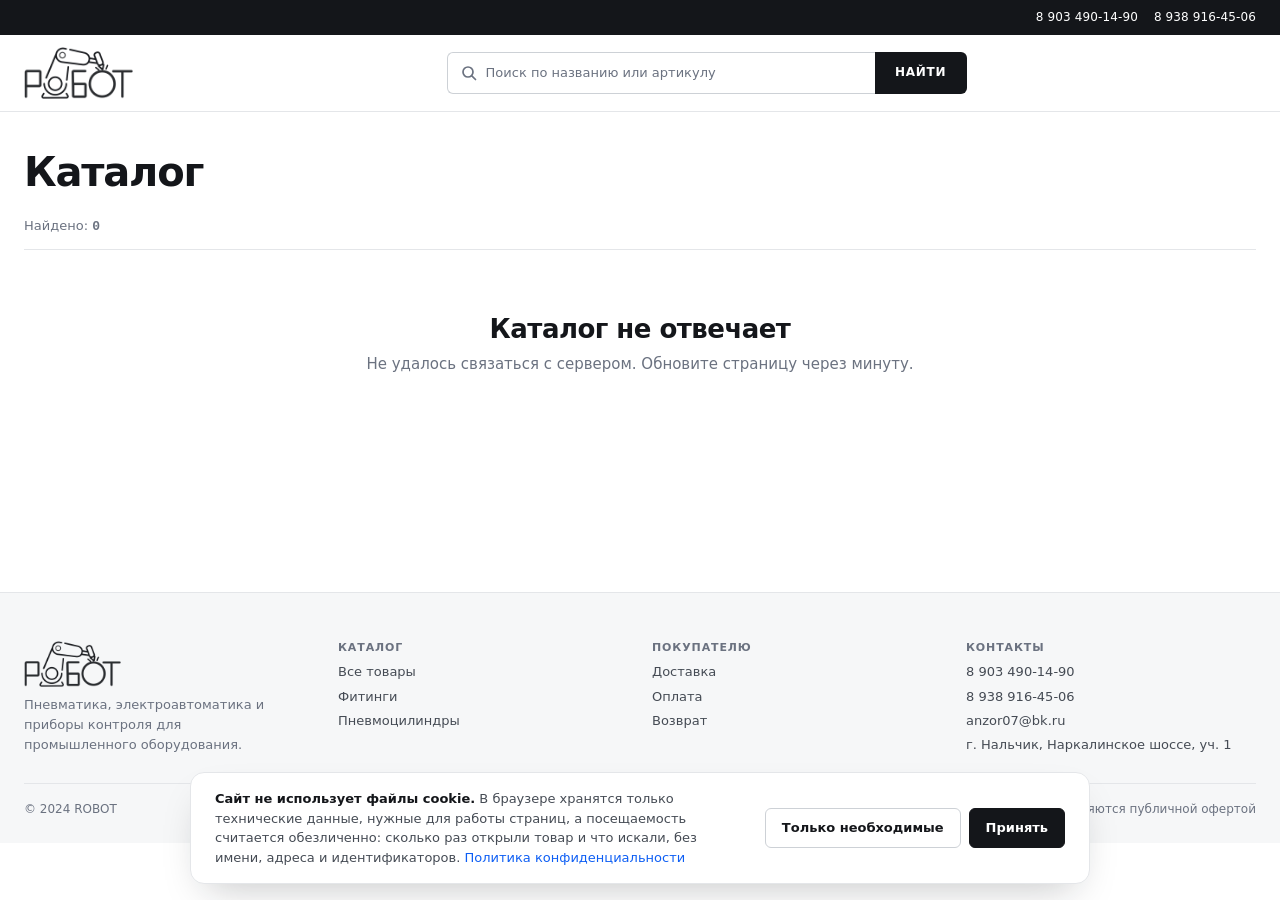
<file: frontend/catalog.html>
<!DOCTYPE html>
<html lang="ru">
<head>
  <meta charset="UTF-8">
  <meta name="viewport" content="width=device-width, initial-scale=1, viewport-fit=cover, interactive-widget=resizes-content">
  <meta name="theme-color" content="#14161a">
  <meta name="color-scheme" content="light">
  <title>Каталог пневматики и автоматики — ROBOT</title>
  <meta name="description" content="299 позиций: фитинги, пневмоцилиндры, распределители, клапаны, реле, датчики. Фильтр по категориям и брендам, цены и характеристики.">
  <meta property="og:title" content="Каталог пневматики и автоматики — ROBOT">
  <meta property="og:description" content="Фитинги, пневмоцилиндры, распределители, клапаны, реле и датчики с ценами и характеристиками.">
  <link rel="icon" href="img/favicon.png?v=20261027" type="image/png">
  <link rel="stylesheet" href="css/style.css?v=20261027">
</head>
<body>
  <!-- Header -->
  <header>
    <div class="header-top">
      <div class="container header-top-row">
        <a href="tel:+79034901490">8 903 490-14-90</a>
        <a href="tel:+79389164506">8 938 916-45-06</a>
      </div>
    </div>

    <div class="container">
      <div class="flex-between header-main" style="gap: 24px; flex-wrap: wrap;">
        <a class="logo" href="index.html" aria-label="РОБОТ — на главную"><img src="img/logo.png?v=20261027" alt="РОБОТ" width="1008" height="480"></a>

        <div class="search-bar" id="search-bar">
          <input
            type="text"
            id="search-input"
            placeholder="Поиск по названию или артикулу"
            autocomplete="off">
          <button type="button" class="search-clear" onclick="clearSearch()" title="Очистить">&times;</button>
          <button type="button" class="search-submit" onclick="handleSearch()">НАЙТИ</button>
        </div>
      </div>
    </div>
  </header>

  <!-- Main Content -->
  <main class="container" style="padding-block: 24px 8px;">
    <nav class="breadcrumbs" id="breadcrumbs" aria-label="Вы здесь"></nav>
    <h1 id="catalog-title" style="margin-bottom: 20px;">Каталог</h1>
    <p class="catalog-lead text-muted" id="catalog-lead" hidden></p>

    <div class="catalog-layout">

      <!-- Products -->
      <section>
        <!-- Subcategories of the open section, shown before its products -->
        <div id="subcategories" hidden>
          <h2 class="subcat-heading" id="subcat-heading">Подкатегории</h2>
          <div class="tile-grid" id="subcategory-grid"></div>
        </div>

        <div class="catalog-toolbar">
          <p class="text-muted">
            Найдено: <strong class="num" id="results-count">0</strong>
          </p>
          <p class="text-muted" id="active-filter"></p>
        </div>

        <!-- Products Grid -->
        <div id="products-grid" class="grid grid-3"></div>

        <!-- Pagination -->
        <div class="pagination" id="pagination"></div>
      </section>
    </div>
  </main>

  <!-- Footer -->
  <footer>
    <div class="container">
      <div class="footer-content">
        <div class="footer-section">
          <a class="logo" href="index.html" aria-label="РОБОТ — на главную"><img src="img/logo.png?v=20261027" alt="РОБОТ" width="1008" height="480"></a>
          <p class="text-muted" style="max-width: 32ch;">
            Пневматика, электроавтоматика и приборы контроля для промышленного оборудования.
          </p>
        </div>
        <div class="footer-section">
          <h4>Каталог</h4>
          <ul>
            <li><a href="catalog.html">Все товары</a></li>
            <li><a href="catalog.html">Фитинги</a></li>
            <li><a href="catalog.html">Пневмоцилиндры</a></li>
          </ul>
        </div>
        <div class="footer-section">
          <h4>Покупателю</h4>
          <ul>
            <li><a href="#">Доставка</a></li>
            <li><a href="#">Оплата</a></li>
            <li><a href="#">Возврат</a></li>
          </ul>
        </div>
        <div class="footer-section">
          <h4>Контакты</h4>
          <ul>
            <li><a href="tel:+79034901490">8 903 490-14-90</a></li>
            <li><a href="tel:+79389164506">8 938 916-45-06</a></li>
            <li><a href="mailto:anzor07@bk.ru">anzor07@bk.ru</a></li>
            <li>г. Нальчик, Наркалинское шоссе, уч. 1</li>
          </ul>
        </div>
      </div>
      <div class="footer-bottom flex-between" style="flex-wrap: wrap; gap: 8px 16px;">
        <span>&copy; 2024 ROBOT</span>
        <span style="display: flex; gap: 16px; flex-wrap: wrap;">
          <a href="privacy.html">Политика конфиденциальности</a>
          <a href="terms.html">Пользовательское соглашение</a>
        </span>
        <span>Цены не являются публичной офертой</span>
      </div>
    </div>
  </footer>

  <script src="js/config.js?v=20261027"></script>
  <script src="js/adapter-node.js?v=20261027"></script>
  <script src="js/api.js?v=20261027"></script>
  <script src="js/main.js?v=20261027"></script>
  <script src="js/effects.js?v=20261027"></script>
  <script src="js/consent.js?v=20261027"></script>
  <script>
    let currentPage = 1;
    let currentFilters = {};

    // The whole tree, loaded once; the address bar says which node is open
    let categoryTree = [];
    let openCategory = null;   // the category from ?category=, with path and children
    let onlyTiles = false;     // раздел показывает подкатегории, без списка товаров

    // The brand whose mark was clicked, when the address carries one
    let openBrand = null;

    function currentCategoryId() {
      const value = new URLSearchParams(window.location.search).get('category');
      return value ? Number(value) : null;
    }

    function currentBrandId() {
      const value = new URLSearchParams(window.location.search).get('brand');
      return value ? Number(value) : null;
    }

    async function loadFilters() {
      try {
        categoryTree = await ProductAPI.getCategories();

        const id = currentCategoryId();
        // The full node, so breadcrumbs and subcategory tiles have their names
        openCategory = id ? await ProductAPI.getCategory(id).catch(() => null) : null;

        renderHeading();
        renderSubcategories();

        // Бренд приходит адресом: по марке на странице товара попадают
        // сюда, уже отобранными
        const wanted = currentBrandId();
        if (wanted) {
          const brands = await ProductAPI.getBrands();
          openBrand = brands.find(brand => brand.id === wanted) || null;
          if (openBrand) renderHeading();
        }
      } catch (error) {
        console.error('Error loading filters:', error);
      }
    }

    function renderHeading() {
      const crumbs = el('#breadcrumbs');
      const title = el('#catalog-title');
      const lead = el('#catalog-lead');
      clear(crumbs);

      const trail = [{ name: 'Каталог', href: 'catalog.html' }].concat(
        (openCategory?.path || []).map(node => ({
          name: node.name, href: `catalog.html?category=${node.id}` })));

      // A brand on its own is where the trail ends
      if (!openCategory && openBrand) {
        trail.push({ name: openBrand.name, href: `catalog.html?brand=${openBrand.id}` });
      }

      trail.forEach((step, index) => {
        const last = index === trail.length - 1;
        const item = document.createElement(last ? 'span' : 'a');
        item.className = 'crumb' + (last ? ' crumb-current' : '');
        if (!last) item.href = step.href;
        item.textContent = step.name;
        crumbs.appendChild(item);

        if (!last) {
          const sep = document.createElement('span');
          sep.className = 'crumb-sep';
          sep.textContent = '/';
          crumbs.appendChild(sep);
        }
      });

      // Arriving from a brand's mark, the brand is what the page is about
      const heading = openCategory?.name || (openBrand ? openBrand.name : 'Каталог');
      title.textContent = heading;
      document.title = (openCategory || openBrand)
        ? `${heading} — каталог ROBOT`
        : 'Каталог пневматики и автоматики — ROBOT';

      lead.textContent = openCategory?.description || '';
      lead.hidden = !lead.textContent;
    }

    /* Раздел сначала показывает, что под ним, и только потом товары.
       У подкатегории под ней ничего нет — там сразу список: соседние
       размеры и исполнения видны в дереве слева, а стена плиток на весь
       экран только отодвигала вниз то, за чем человек пришёл. */
    function renderSubcategories() {
      const block = el('#subcategories');
      const grid = el('#subcategory-grid');
      const heading = el('#subcat-heading');

      const tiles = openCategory?.children || [];

      // Ни одной подкатегории — показывать нечего
      block.hidden = tiles.length === 0;
      if (block.hidden) return;

      heading.textContent = 'Подкатегории';

      // --i staggers the entrance; the animation is in the stylesheet
      grid.innerHTML = tiles.map((child, index) => `
        <a class="tile tile-enter" href="${tileHref(child)}"
           style="--i: ${index}">
          <span class="tile-image">
            <img src="${escapeHtml(child.image || NO_IMAGE)}" alt=""
                 loading="lazy" onerror="this.onerror=null; this.src=NO_IMAGE">
          </span>
          <span class="tile-name">${escapeHtml(child.name)}</span>
        </a>`).join('');
    }

    /* Куда ведёт плитка. Обычно — в раздел, но на третьем уровне и глубже
       подкатегория и есть товар: «Бесконтактные индуктивные датчики» — это
       одна позиция в четырёх исполнениях. Список из четырёх почти
       одинаковых карточек там лишний шаг, поэтому плитка открывает первое
       исполнение, а остальные видны таблицей в самой карточке.

       Верхние два уровня не трогаем: там за плиткой стоят разные товары,
       и список — то, что нужно. */
    function tileHref(child) {
      const deep = (openCategory?.path || []).length >= 2;
      return deep && !child.has_children && child.first_product_id
        ? `product.html?id=${child.first_product_id}`
        : `catalog.html?category=${child.id}`;
    }

    async function applyFilters() {
      currentPage = 1;

      currentFilters = {
        // Выбор сортировки убран вместе с колонкой фильтров. По названию —
        // единственный порядок, при котором одна линейка идёт подряд:
        // PW8-4, PW8-6, PW10-6, а не вразнобой по дате появления.
        sort: 'name',
        page: currentPage,
        per_page: 24
      };

      // The input holds the search term, so picking a filter cannot drop it
      const typed = el('#search-input').value.trim();
      const query = typed.length >= 2 ? typed : '';
      if (query) {
        currentFilters.search = query;
      }

      /* У раздела с подкатегориями список товаров не нужен: всё, что под
         ним, уже показано плитками выше, а тот же товар вторым экраном
         ниже — лишний. Остаются только те, что лежат в самом разделе и ни
         в одну подкатегорию не попали, — иначе они бы исчезли с сайта.
         У подкатегории без детей всё как было: её товары и есть страница.
         Поиск — исключение: он ищет по всей ветке, иначе найденное в
         подкатегории потерялось бы. */
      const sectioned = openCategory && !query && (openCategory.children || []).length > 0;
      if (openCategory) {
        if (sectioned) {
          currentFilters.exact_category = openCategory.id;
        } else {
          currentFilters.category_id = openCategory.id;
        }
      }

      // Своих товаров у раздела нет — списка не будет вовсе, вместе со
      // скелетами и строкой «Найдено»
      onlyTiles = Boolean(sectioned) && !openCategory.product_count;
      const brand = currentBrandId();
      if (brand) {
        currentFilters.brand_id = brand;
      }

      loadProducts();
    }

    /* Страница раздела: плитки подкатегорий и ничего больше. Прячется
       заодно строка «Найдено» и постраничка — пустая рамка под плитками
       выглядит поломкой, а не пустотой. */
    function showResults(visible) {
      el('.catalog-toolbar').hidden = !visible;
      el('#products-grid').hidden = !visible;
      el('#pagination').hidden = !visible;
    }

    async function loadProducts() {
      const grid = el('#products-grid');
      if (onlyTiles) {
        showResults(false);
        grid.innerHTML = '';
        el('#pagination').innerHTML = '';
        return;
      }

      showResults(true);
      renderSkeletons(grid, currentFilters.per_page || 12);

      try {
        const data = await ProductAPI.getProducts(currentFilters);

        el('#results-count').textContent = data.total.toLocaleString('ru-RU');
        describeActiveFilter();

        if (data.products.length > 0) {
          grid.innerHTML = data.products.map(createProductCard).join('');
        } else {
          grid.innerHTML = `
            <div class="empty-state" style="grid-column: 1/-1;">
              <h2>Ничего не найдено</h2>
              <p>Попробуйте другой запрос или откройте весь каталог.</p>
              <button class="btn btn-secondary" onclick="resetFilters()">Все товары</button>
            </div>`;
        }

        // Render pagination
        renderPagination(data.pages, data.current_page);
      } catch (error) {
        console.error('Error loading products:', error);
        grid.innerHTML = `
          <div class="empty-state" style="grid-column: 1/-1;">
            <h2>Каталог не отвечает</h2>
            <p>Не удалось связаться с сервером. Обновите страницу через минуту.</p>
          </div>`;
      }
    }

    // Says out loud what the list is currently narrowed to
    function describeActiveFilter() {
      const parts = [];
      const query = el('#search-input').value.trim();
      if (query.length >= 2) parts.push(`запрос «${query}»`);

      if (openCategory) {
        parts.push((openCategory.path || []).map(node => node.name).join(' → '));
      }

      if (openBrand) parts.push(`бренд ${openBrand.name}`);

      el('#active-filter').textContent = parts.length ? parts.join(' · ') : '';
    }

    function renderPagination(totalPages, currentPage) {
      const paginationDiv = el('#pagination');
      clear(paginationDiv);

      if (totalPages <= 1) return;

      // Previous button
      if (currentPage > 1) {
        const prev = document.createElement('button');
        prev.textContent = '← Назад';
        prev.onclick = () => goToPage(currentPage - 1);
        paginationDiv.appendChild(prev);
      }

      // Page numbers
      for (let i = Math.max(1, currentPage - 2); i <= Math.min(totalPages, currentPage + 2); i++) {
        const btn = document.createElement('button');
        btn.textContent = i;
        btn.classList.toggle('active', i === currentPage);
        btn.onclick = () => goToPage(i);
        paginationDiv.appendChild(btn);
      }

      // Next button
      if (currentPage < totalPages) {
        const next = document.createElement('button');
        next.textContent = 'Вперёд →';
        next.onclick = () => goToPage(currentPage + 1);
        paginationDiv.appendChild(next);
      }
    }

    function goToPage(page) {
      currentPage = page;
      currentFilters.page = page;
      loadProducts();
      window.scrollTo({ top: 0, behavior: 'smooth' });
    }

    // Dropping the category means leaving it, so the address has to change too
    function resetFilters() {
      window.location.href = 'catalog.html';
    }

    async function handleSearch() {
      applyFilters();
    }

    // Initialize
    initSearchBar({ onSearch: handleSearch, onClear: handleSearch });

    // A search started from another page arrives in the address
    const searchParam = new URLSearchParams(window.location.search).get('search');
    if (searchParam) {
      el('#search-input').value = searchParam;
      el('#search-bar').classList.add('has-text');
    }

    // Filters must exist before they are read, or a category from the address is lost
    loadFilters().then(applyFilters);
  </script>
</body>
</html>
</file>
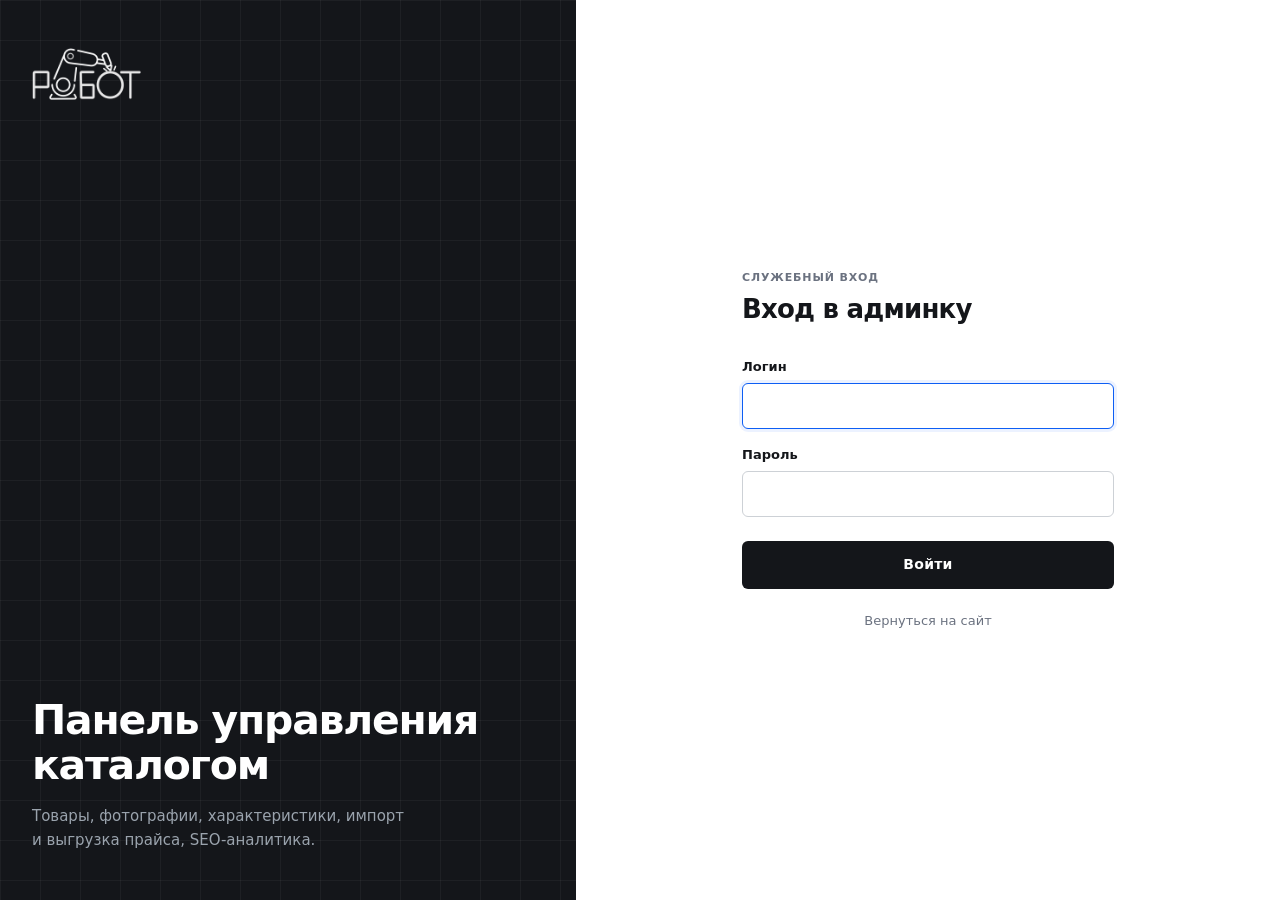
<file: frontend/login.html>
<!DOCTYPE html>
<html lang="ru">
<head>
  <meta charset="UTF-8">
  <meta name="viewport" content="width=device-width, initial-scale=1, viewport-fit=cover, interactive-widget=resizes-content">
  <meta name="theme-color" content="#14161a">
  <meta name="color-scheme" content="light">
  <meta name="robots" content="noindex, nofollow">
  <title>Вход — ROBOT</title>
  <link rel="icon" href="img/favicon.png?v=20261027" type="image/png">
  <link rel="stylesheet" href="css/style.css?v=20261027">
  <style>
    /* Split screen: what the panel is on the left, the way in on the right */
    .login-page {
      min-height: 100vh;
      min-height: 100dvh;
      display: grid;
      grid-template-columns: minmax(0, 0.9fr) minmax(0, 1.1fr);
    }

    .login-side {
      box-sizing: border-box;
      padding: var(--space-2xl) var(--space-xl);
      display: flex;
      flex-direction: column;
      justify-content: space-between;
      gap: var(--space-2xl);
      color: #fff;
      background-color: var(--ink);
      /* A hairline grid, the way a drawing is set out */
      background-image:
        linear-gradient(rgba(255, 255, 255, 0.045) 1px, transparent 1px),
        linear-gradient(90deg, rgba(255, 255, 255, 0.045) 1px, transparent 1px);
      background-size: 40px 40px;
    }

    .login-side .logo {
      color: #fff;
    }

    .login-headline {
      font-size: clamp(28px, 3.2vw, 44px);
      font-weight: 760;
      letter-spacing: -0.03em;
      line-height: 1.1;
      margin-bottom: var(--space-md);
    }

    .login-side p {
      font-size: var(--text-base);
      line-height: 1.6;
      color: #9aa3ad;
      max-width: 40ch;
    }

    .login-figures {
      display: flex;
      gap: var(--space-xl);
      flex-wrap: wrap;
    }

    .login-figure-value {
      font-family: var(--font-mono);
      font-variant-numeric: tabular-nums;
      font-size: var(--text-xl);
      font-weight: 700;
      letter-spacing: -0.02em;
    }

    .login-figure-label {
      font-family: var(--font-mono);
      font-size: var(--text-2xs);
      letter-spacing: 0.08em;
      text-transform: uppercase;
      color: #6f7883;
    }

    .login-main {
      display: flex;
      align-items: center;
      justify-content: center;
      padding: var(--space-2xl) var(--space-xl);
    }

    .login-card {
      width: 100%;
      max-width: 372px;
    }

    .login-card h1 {
      font-size: var(--text-xl);
      margin: var(--space-xs) 0 var(--space-xl);
    }

    .login-field {
      display: flex;
      flex-direction: column;
      gap: 6px;
      margin-bottom: var(--space-md);
    }

    .login-field label {
      font-size: var(--text-sm);
      font-weight: 620;
    }

    .login-field input {
      height: 46px;
      padding: 0 14px;
      border: 1px solid var(--line-strong);
      border-radius: var(--radius-sm);
      font-size: 14px;
      background: var(--surface);
      outline: none;
      transition: border-color var(--quick) ease, box-shadow var(--quick) ease;
    }

    .login-field input:focus {
      border-color: var(--accent);
      box-shadow: 0 0 0 3px var(--accent-wash);
    }

    .login-submit {
      width: 100%;
      height: 48px;
      margin-top: var(--space-xs);
      border: 0;
      border-radius: var(--radius-sm);
      background: var(--ink);
      color: #fff;
      font-size: 14px;
      font-weight: 700;
      letter-spacing: 0.02em;
      cursor: pointer;
      transition: background-color var(--quick) ease, transform var(--press) var(--ease-out);
    }

    .login-submit:active {
      transform: scale(0.98);
    }

    .login-submit:disabled {
      opacity: 0.6;
      cursor: default;
      transform: none;
    }

    @media (hover: hover) and (pointer: fine) {
      .login-submit:not(:disabled):hover {
        background: #2a2e35;
      }
    }

    .login-error {
      display: none;
      margin-bottom: var(--space-md);
      padding: var(--space-sm) 14px;
      border-radius: var(--radius-sm);
      background: #fdecea;
      color: #a51f14;
      font-size: var(--text-sm);
      line-height: 1.45;
    }

    .login-error.visible {
      display: block;
    }

    .login-back {
      display: block;
      margin-top: 22px;
      text-align: center;
      font-size: var(--text-sm);
      color: var(--ink-muted);
    }

    /* Under 16px Android zooms the page in on focus and never zooms back out */
    @media (pointer: coarse) {
      .login-field input {
        font-size: 16px;
        height: 50px;
      }
    }

    /* On a phone the panel becomes a band at the top instead of half the screen */
    @media (max-width: 900px) {
      .login-page {
        grid-template-columns: minmax(0, 1fr);
        /* The band takes what it needs, the form takes the rest */
        grid-template-rows: auto minmax(0, 1fr);
      }

      .login-side {
        padding: var(--space-lg) var(--space-md);
        gap: var(--space-md);
        justify-content: flex-start;
      }

      .login-side p,
      .login-figures {
        display: none;
      }

      .login-headline {
        margin-bottom: 0;
      }

      .login-main {
        padding: var(--space-xl) var(--space-md);
      }
    }
  </style>
</head>
<body>
  <div class="login-page">

    <aside class="login-side">
      <a class="logo logo-inverted" href="index.html" aria-label="РОБОТ — на сайт">
        <img src="img/logo.png?v=20261027" alt="РОБОТ" width="1008" height="480">
      </a>

      <div>
        <div class="login-headline">Панель управления каталогом</div>
        <p>Товары, фотографии, характеристики, импорт и выгрузка прайса, SEO-аналитика.</p>
      </div>

      <!-- Counted from the catalogue itself, and simply left out if it is unreachable -->
      <div class="login-figures" id="login-figures" hidden></div>
    </aside>

    <main class="login-main">
      <form class="login-card" id="login-form" autocomplete="on">
        <div class="eyebrow">Служебный вход</div>
        <h1>Вход в админку</h1>

        <div class="login-error" id="login-error"></div>

        <div class="login-field">
          <label for="login-username">Логин</label>
          <input type="text" id="login-username" name="username" autocomplete="username" required autofocus>
        </div>

        <div class="login-field">
          <label for="login-password">Пароль</label>
          <input type="password" id="login-password" name="password" autocomplete="current-password" required>
        </div>

        <button type="submit" class="login-submit" id="login-submit">Войти</button>

        <a href="index.html" class="login-back">Вернуться на сайт</a>
      </form>
    </main>

  </div>

  <script src="js/config.js?v=20261027"></script>
  <script src="js/adapter-node.js?v=20261027"></script>
  <script src="js/api.js?v=20261027"></script>
  <script src="js/main.js?v=20261027"></script>
  <script src="js/effects.js?v=20261027"></script>
  <script>
    const form = el('#login-form');
    const errorBox = el('#login-error');
    const submitBtn = el('#login-submit');

    function showError(message) {
      errorBox.textContent = message;
      errorBox.classList.add('visible');
    }

    // Already signed in: skip the form
    AuthAPI.isSignedIn().then(signedIn => {
      if (signedIn) window.location.replace('admin.html');
    });

    // The panel says what is behind the door, in numbers that are actually true
    async function loadFigures() {
      try {
        const categories = await ProductAPI.getCategories();
        // Товары лежат в подкатегориях, поэтому считается вся ветка
        const count = (category) => category.total_count ?? category.product_count;
        const products = categories.reduce((sum, category) => sum + count(category), 0);
        const filled = categories.filter(category => count(category) > 0).length;
        if (!products) return;

        const host = el('#login-figures');
        host.innerHTML = [
          { count: products, label: 'позиций' },
          { count: filled, label: 'категорий' },
        ].map(figure => `
          <div>
            <div class="login-figure-value" data-count-to="${figure.count}">${figure.count}</div>
            <div class="login-figure-label">${figure.label}</div>
          </div>
        `).join('');
        host.hidden = false;
      } catch (error) {
        // A panel without numbers is better than a panel with invented ones
      }
    }

    loadFigures();

    form.addEventListener('submit', async (event) => {
      event.preventDefault();
      errorBox.classList.remove('visible');

      submitBtn.disabled = true;
      submitBtn.textContent = 'Проверяем…';

      try {
        await AuthAPI.login(el('#login-username').value.trim(), el('#login-password').value);
        window.location.replace('admin.html');
      } catch (error) {
        showError(error.message);
        el('#login-password').value = '';
        el('#login-password').focus();
      } finally {
        submitBtn.disabled = false;
        submitBtn.textContent = 'Войти';
      }
    });
  </script>
</body>
</html>
</file>
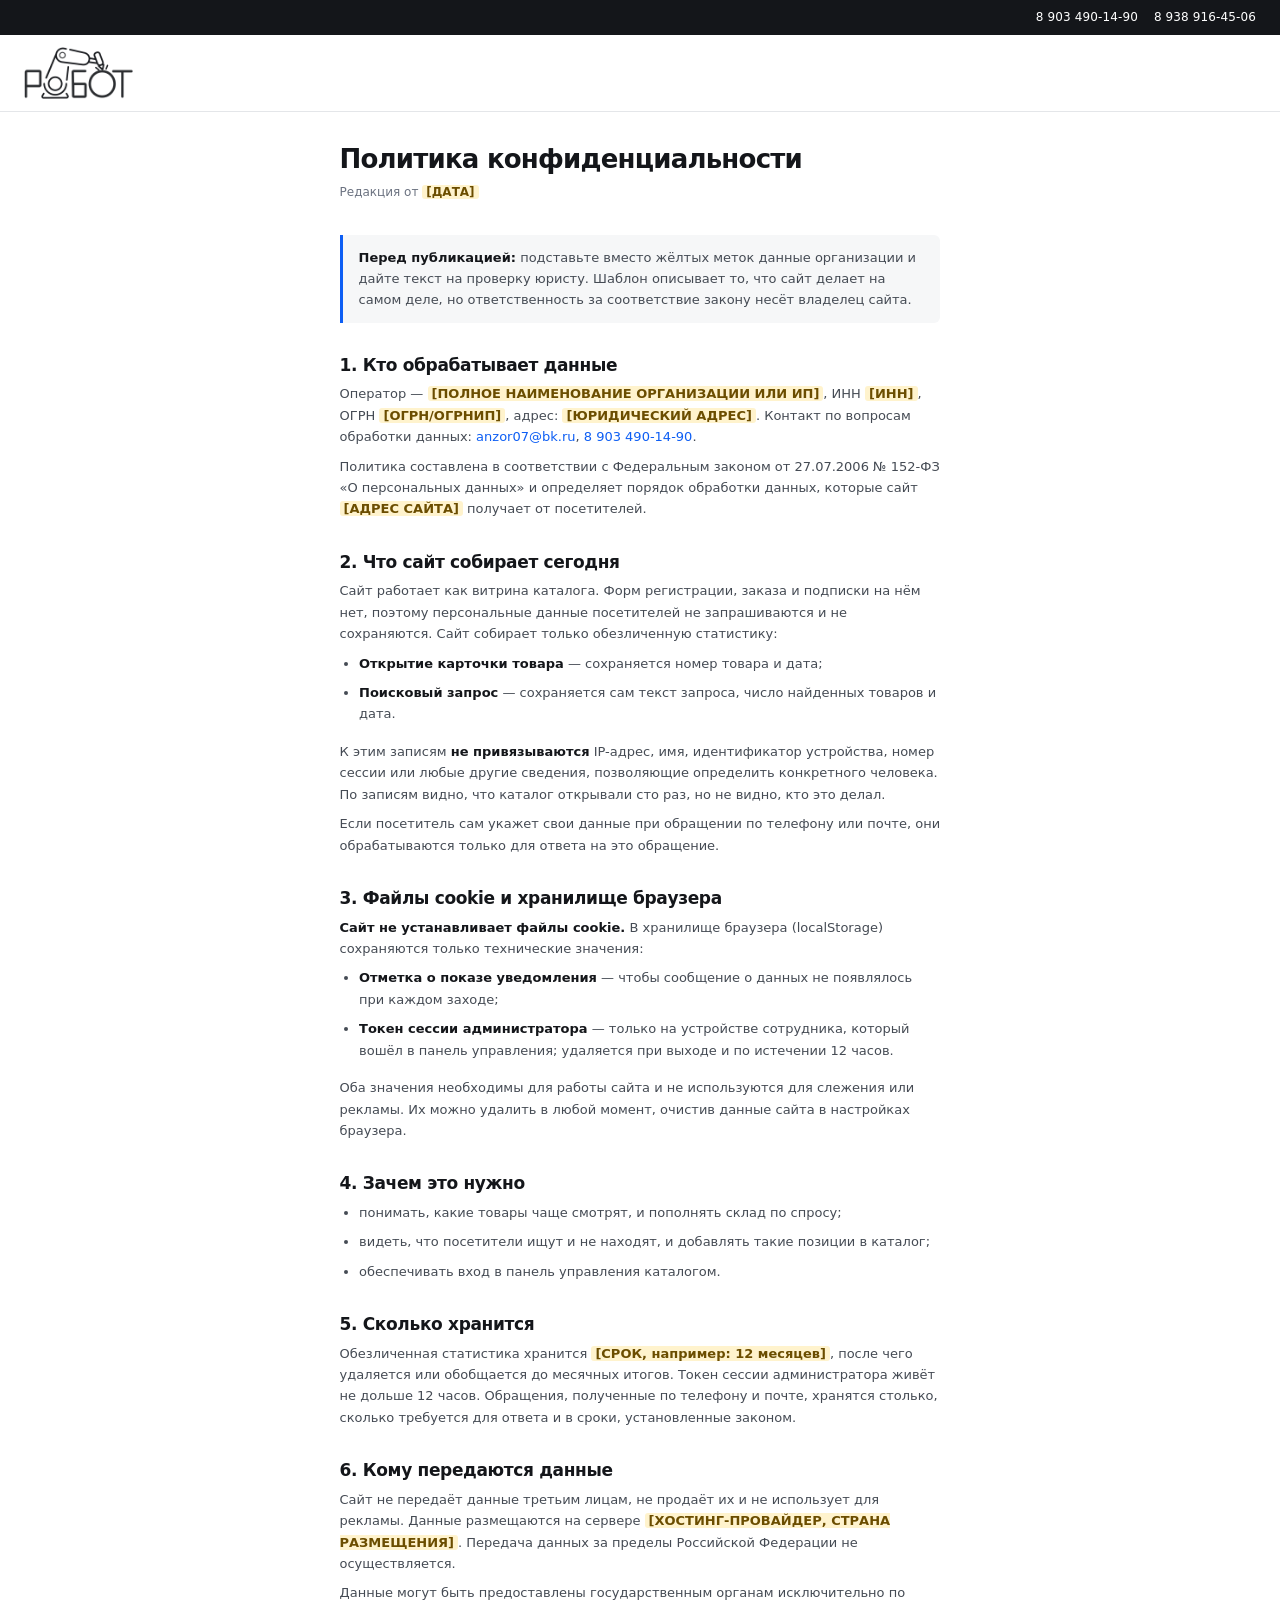
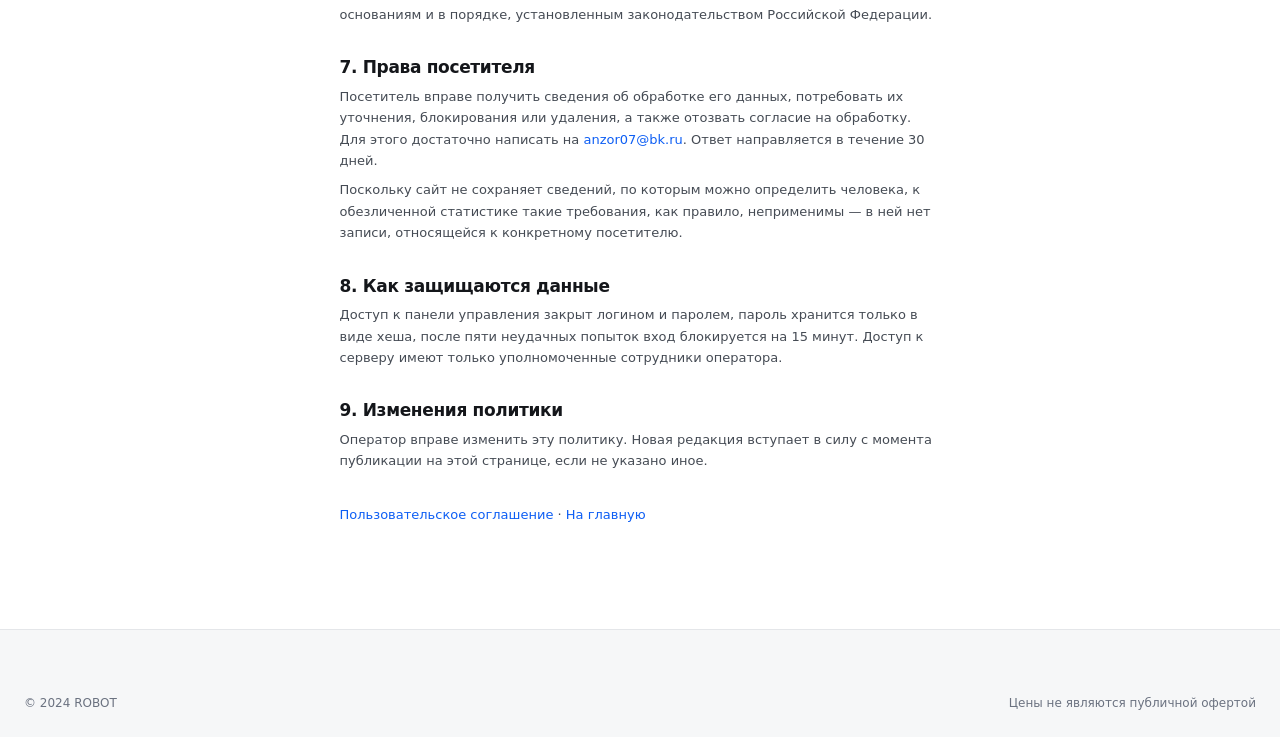
<file: frontend/privacy.html>
<!DOCTYPE html>
<html lang="ru">
<head>
  <meta charset="UTF-8">
  <meta name="viewport" content="width=device-width, initial-scale=1, viewport-fit=cover, interactive-widget=resizes-content">
  <meta name="theme-color" content="#14161a">
  <meta name="color-scheme" content="light">
  <title>Политика конфиденциальности — ROBOT</title>
  <meta name="description" content="Какие данные собирает сайт ROBOT, зачем, сколько хранит и как с ними обращается.">
  <link rel="icon" href="img/favicon.png?v=20261027" type="image/png">
  <link rel="stylesheet" href="css/style.css?v=20261027">
</head>
<body>
  <header>
    <div class="header-top">
      <div class="container header-top-row">
        <a href="tel:+79034901490">8 903 490-14-90</a>
        <a href="tel:+79389164506">8 938 916-45-06</a>
      </div>
    </div>

    <div class="container">
      <div class="flex-between header-main" style="gap: 24px; flex-wrap: wrap;">
        <a class="logo" href="index.html" aria-label="РОБОТ — на главную"><img src="img/logo.png?v=20261027" alt="РОБОТ" width="1008" height="480"></a>
      </div>
    </div>
  </header>

  <main class="container legal">
    <h1>Политика конфиденциальности</h1>
    <p class="legal-updated">Редакция от <mark>[ДАТА]</mark></p>

    <div class="legal-note">
      <p style="margin: 0;">
        <strong>Перед публикацией:</strong> подставьте вместо жёлтых меток данные организации
        и дайте текст на проверку юристу. Шаблон описывает то, что сайт делает на самом деле,
        но ответственность за соответствие закону несёт владелец сайта.
      </p>
    </div>

    <h2>1. Кто обрабатывает данные</h2>
    <p>
      Оператор — <mark>[ПОЛНОЕ НАИМЕНОВАНИЕ ОРГАНИЗАЦИИ ИЛИ ИП]</mark>,
      ИНН <mark>[ИНН]</mark>, ОГРН <mark>[ОГРН/ОГРНИП]</mark>,
      адрес: <mark>[ЮРИДИЧЕСКИЙ АДРЕС]</mark>.
      Контакт по вопросам обработки данных: <a href="mailto:anzor07@bk.ru">anzor07@bk.ru</a>, <a href="tel:+79034901490">8 903 490-14-90</a>.
    </p>
    <p>
      Политика составлена в соответствии с Федеральным законом от 27.07.2006 № 152-ФЗ
      «О персональных данных» и определяет порядок обработки данных, которые сайт
      <mark>[АДРЕС САЙТА]</mark> получает от посетителей.
    </p>

    <h2>2. Что сайт собирает сегодня</h2>
    <p>
      Сайт работает как витрина каталога. Форм регистрации, заказа и подписки на нём нет,
      поэтому персональные данные посетителей не запрашиваются и не сохраняются.
      Сайт собирает только обезличенную статистику:
    </p>
    <ul>
      <li><strong>Открытие карточки товара</strong> — сохраняется номер товара и дата;</li>
      <li><strong>Поисковый запрос</strong> — сохраняется сам текст запроса, число найденных
        товаров и дата.</li>
    </ul>
    <p>
      К этим записям <strong>не привязываются</strong> IP-адрес, имя, идентификатор устройства,
      номер сессии или любые другие сведения, позволяющие определить конкретного человека.
      По записям видно, что каталог открывали сто раз, но не видно, кто это делал.
    </p>
    <p>
      Если посетитель сам укажет свои данные при обращении по телефону или почте, они
      обрабатываются только для ответа на это обращение.
    </p>

    <h2>3. Файлы cookie и хранилище браузера</h2>
    <p>
      <strong>Сайт не устанавливает файлы cookie.</strong> В хранилище браузера
      (localStorage) сохраняются только технические значения:
    </p>
    <ul>
      <li><strong>Отметка о показе уведомления</strong> — чтобы сообщение о данных
        не появлялось при каждом заходе;</li>
      <li><strong>Токен сессии администратора</strong> — только на устройстве сотрудника,
        который вошёл в панель управления; удаляется при выходе и по истечении 12 часов.</li>
    </ul>
    <p>
      Оба значения необходимы для работы сайта и не используются для слежения или рекламы.
      Их можно удалить в любой момент, очистив данные сайта в настройках браузера.
    </p>

    <h2>4. Зачем это нужно</h2>
    <ul>
      <li>понимать, какие товары чаще смотрят, и пополнять склад по спросу;</li>
      <li>видеть, что посетители ищут и не находят, и добавлять такие позиции в каталог;</li>
      <li>обеспечивать вход в панель управления каталогом.</li>
    </ul>

    <h2>5. Сколько хранится</h2>
    <p>
      Обезличенная статистика хранится <mark>[СРОК, например: 12 месяцев]</mark>, после чего
      удаляется или обобщается до месячных итогов. Токен сессии администратора живёт
      не дольше 12 часов. Обращения, полученные по телефону и почте, хранятся столько,
      сколько требуется для ответа и в сроки, установленные законом.
    </p>

    <h2>6. Кому передаются данные</h2>
    <p>
      Сайт не передаёт данные третьим лицам, не продаёт их и не использует для рекламы.
      Данные размещаются на сервере <mark>[ХОСТИНГ-ПРОВАЙДЕР, СТРАНА РАЗМЕЩЕНИЯ]</mark>.
      Передача данных за пределы Российской Федерации не осуществляется.
    </p>
    <p>
      Данные могут быть предоставлены государственным органам исключительно по основаниям
      и в порядке, установленным законодательством Российской Федерации.
    </p>

    <h2>7. Права посетителя</h2>
    <p>
      Посетитель вправе получить сведения об обработке его данных, потребовать их уточнения,
      блокирования или удаления, а также отозвать согласие на обработку. Для этого достаточно
      написать на <a href="mailto:anzor07@bk.ru">anzor07@bk.ru</a>. Ответ направляется в течение 30 дней.
    </p>
    <p>
      Поскольку сайт не сохраняет сведений, по которым можно определить человека, к обезличенной
      статистике такие требования, как правило, неприменимы — в ней нет записи, относящейся
      к конкретному посетителю.
    </p>

    <h2>8. Как защищаются данные</h2>
    <p>
      Доступ к панели управления закрыт логином и паролем, пароль хранится только в виде
      хеша, после пяти неудачных попыток вход блокируется на 15 минут. Доступ к серверу
      имеют только уполномоченные сотрудники оператора.
    </p>

    <h2>9. Изменения политики</h2>
    <p>
      Оператор вправе изменить эту политику. Новая редакция вступает в силу с момента
      публикации на этой странице, если не указано иное.
    </p>

    <p style="margin-top: 32px;">
      <a href="terms.html">Пользовательское соглашение</a> ·
      <a href="index.html">На главную</a>
    </p>
  </main>

  <footer>
    <div class="container">
      <div class="footer-bottom flex-between" style="flex-wrap: wrap; gap: 8px; border-top: 0;">
        <span>&copy; 2024 ROBOT</span>
        <span>Цены не являются публичной офертой</span>
      </div>
    </div>
  </footer>
</body>
</html>
</file>
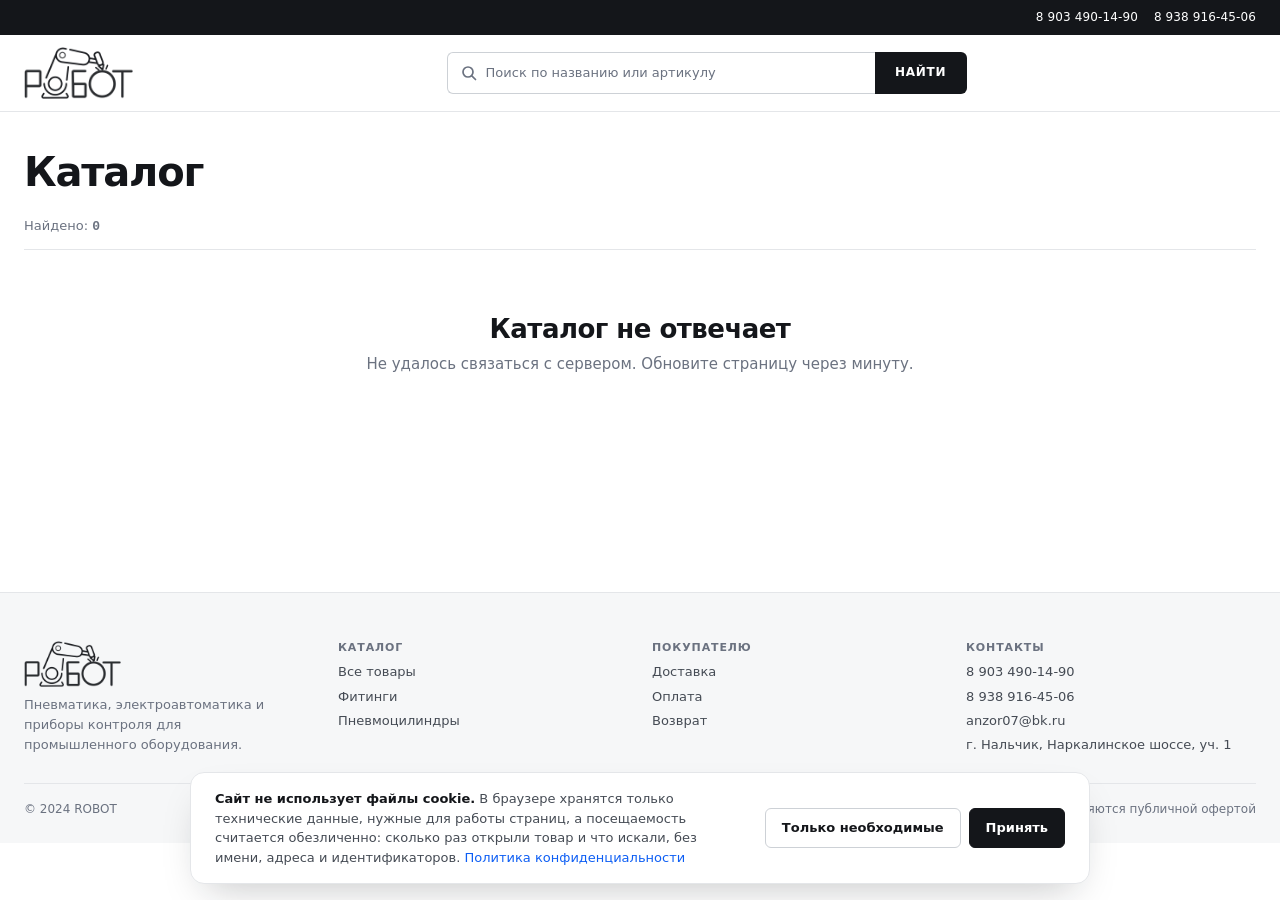
<file: frontend/product.html>
<!DOCTYPE html>
<html lang="ru">
<head>
  <meta charset="UTF-8">
  <meta name="viewport" content="width=device-width, initial-scale=1, viewport-fit=cover, interactive-widget=resizes-content">
  <meta name="theme-color" content="#14161a">
  <meta name="color-scheme" content="light">
  <title>Товар — ROBOT</title>
  <meta name="description" content="Характеристики, фотографии и цена позиции в каталоге ROBOT.">
  <link rel="icon" href="img/favicon.png?v=20261027" type="image/png">
  <link rel="stylesheet" href="css/style.css?v=20261027">
</head>
<body>
  <!-- Header -->
  <header>
    <div class="header-top">
      <div class="container header-top-row">
        <a href="tel:+79034901490">8 903 490-14-90</a>
        <a href="tel:+79389164506">8 938 916-45-06</a>
      </div>
    </div>

    <div class="container">
      <div class="flex-between header-main" style="gap: 24px; flex-wrap: wrap;">
        <a class="logo" href="index.html" aria-label="РОБОТ — на главную"><img src="img/logo.png?v=20261027" alt="РОБОТ" width="1008" height="480"></a>

        <div class="search-bar" id="search-bar">
          <input
            type="text"
            id="search-input"
            placeholder="Поиск по названию или артикулу"
            autocomplete="off">
          <button type="button" class="search-clear" onclick="clearSearch()" title="Очистить">&times;</button>
          <button type="button" class="search-submit" onclick="handleSearch()">НАЙТИ</button>
        </div>
      </div>
    </div>
  </header>

  <!-- Breadcrumb -->
  <div class="container">
    <nav class="breadcrumb" aria-label="Хлебные крошки">
      <a href="index.html">Главная</a>
      <span>/</span>
      <a href="catalog.html">Каталог</a>
      <!-- The раздел and подкатегория are filled in once the товар is loaded -->
      <span id="breadcrumb-path"></span>
      <span>/</span>
      <span class="breadcrumb-current" id="breadcrumb-product">Товар</span>
    </nav>
  </div>

  <!-- Product Details -->
  <main class="container" id="product-container" style="padding-block: 8px 32px;">
    <div class="loading">Загрузка…</div>
  </main>

  <!-- Footer -->
  <footer>
    <div class="container">
      <div class="footer-content">
        <div class="footer-section">
          <a class="logo" href="index.html" aria-label="РОБОТ — на главную"><img src="img/logo.png?v=20261027" alt="РОБОТ" width="1008" height="480"></a>
          <p class="text-muted" style="max-width: 32ch;">
            Пневматика, электроавтоматика и приборы контроля для промышленного оборудования.
          </p>
        </div>
        <div class="footer-section">
          <h4>Каталог</h4>
          <ul>
            <li><a href="catalog.html">Все товары</a></li>
            <li><a href="catalog.html">Фитинги</a></li>
            <li><a href="catalog.html">Пневмоцилиндры</a></li>
          </ul>
        </div>
        <div class="footer-section">
          <h4>Покупателю</h4>
          <ul>
            <li><a href="#">Доставка</a></li>
            <li><a href="#">Оплата</a></li>
            <li><a href="#">Возврат</a></li>
          </ul>
        </div>
        <div class="footer-section">
          <h4>Контакты</h4>
          <ul>
            <li><a href="tel:+79034901490">8 903 490-14-90</a></li>
            <li><a href="tel:+79389164506">8 938 916-45-06</a></li>
            <li><a href="mailto:anzor07@bk.ru">anzor07@bk.ru</a></li>
            <li>г. Нальчик, Наркалинское шоссе, уч. 1</li>
          </ul>
        </div>
      </div>
      <div class="footer-bottom flex-between" style="flex-wrap: wrap; gap: 8px 16px;">
        <span>&copy; 2024 ROBOT</span>
        <span style="display: flex; gap: 16px; flex-wrap: wrap;">
          <a href="privacy.html">Политика конфиденциальности</a>
          <a href="terms.html">Пользовательское соглашение</a>
        </span>
        <span>Цены не являются публичной офертой</span>
      </div>
    </div>
  </footer>

  <script src="js/config.js?v=20261027"></script>
  <script src="js/adapter-node.js?v=20261027"></script>
  <script src="js/api.js?v=20261027"></script>
  <script src="js/main.js?v=20261027"></script>
  <script src="js/effects.js?v=20261027"></script>
  <script src="js/consent.js?v=20261027"></script>
  <script>
    let currentProduct = null;
    let selectedImageIndex = 0;

    async function loadProduct() {
      try {
        const params = new URLSearchParams(window.location.search);
        const productId = params.get('id');

        if (!productId) {
          window.location.href = 'catalog.html';
          return;
        }

        currentProduct = await ProductAPI.getProduct(productId);
        renderProduct();
        loadCategoryPath();
        loadLine();

        // Counted for the admin statistics; failure here must not affect the
        // page. Their backend keeps no counters, so on it the count is kept
        // by our own service.
        if (ON_NODE) {
          NodeAPI.trackView(productId);
        } else {
          fetch(`${API_BASE}/track/view/${productId}`, { method: 'POST' }).catch(() => {});
        }
      } catch (error) {
        console.error('Error loading product:', error);
        el('#product-container').innerHTML = '<div class="empty-state"><h2>Товар не найден</h2><p>Возможно, позицию сняли с продажи.</p><a class="btn btn-secondary" href="catalog.html">Вернуться в каталог</a></div>';
      }
    }

    // The trail down the tree: Каталог / Фитинги / Угловые / этот товар
    async function loadCategoryPath() {
      const categoryId = currentProduct?.category?.id;
      const host = el('#breadcrumb-path');
      if (!categoryId || !host) return;

      try {
        const category = await ProductAPI.getCategory(categoryId);
        host.innerHTML = (category.path || []).map(node => `
          <span>/</span>
          <a href="catalog.html?category=${node.id}">${escapeHtml(node.name)}</a>
        `).join('');
      } catch (error) {
        console.error('Error loading category path:', error);
      }
    }

    function renderProduct() {
      const product = currentProduct;
      const { title, specs } = splitName(product.name);
      const stock = stockLabel(product);

      // The tab and the search result read the short name, not the parameter list
      document.title = `${title} — ROBOT`;
      setMeta('description', (product.description || product.name).slice(0, 300));
      el('#breadcrumb-product').textContent = title;

      const allImages = gallery(product);

      // Build HTML
      let html = `
        <div class="product-details">
          <!-- Gallery -->
          <div class="product-gallery">
            <div class="product-main-image">
              <img id="main-image" src="${escapeHtml(allImages[0]?.url || product.image || NO_IMAGE)}"
                   alt="${escapeHtml(title)}" onerror="this.onerror=null; this.src=NO_IMAGE">
            </div>
            <div class="product-thumbnails" id="thumbnails"></div>
          </div>

          <!-- Info -->
          <div class="product-info">
            <div class="eyebrow">${escapeHtml(product.category?.name || 'Каталог')}</div>
            <h1>${escapeHtml(title)}</h1>
            ${specs ? `<p class="product-fullname">${escapeHtml(specs)}</p>` : ''}

            <div class="product-meta">
              <div class="product-meta-item">
                <div class="product-meta-label">Артикул</div>
                <div class="product-meta-value num">${escapeHtml(product.sku)}</div>
              </div>
              ${product.brand?.name ? `
                <div class="product-meta-item">
                  <div class="product-meta-label">Бренд</div>
                  <div class="product-meta-value">
                    <a class="brand-link" href="catalog.html?brand=${product.brand.id}"
                       title="Все товары ${escapeHtml(product.brand.name)}">
                      ${product.brand.logo ? `
                        <img class="brand-mark" src="${escapeHtml(product.brand.logo)}"
                             alt="${escapeHtml(product.brand.name)}">` : ''}
                      ${escapeHtml(product.brand.name)}
                    </a>
                  </div>
                </div>` : ''}
              <div class="product-meta-item">
                <div class="product-meta-label">Категория</div>
                <div class="product-meta-value">${escapeHtml(product.category?.name || '—')}</div>
              </div>
            </div>

            <div class="product-buy">
              <div class="product-price">
                ${formatPrice(product.price)}
                ${product.old_price ? `<span class="product-price-old">${formatPrice(product.old_price)}</span>` : ''}
              </div>
              <span class="stock ${stock.className}">${stock.text}</span>
            </div>

            ${product.description ? `
              <p class="product-description">${escapeHtml(product.description)}</p>
            ` : ''}

            <!-- Весь раздел таблицей: цена и остаток соседних исполнений
                 стоят рядом с товаром, а не через экран от него -->
            <div id="product-line"></div>
          </div>
        </div>
      `;

      // Add specifications if available
      if (product.specifications && product.specifications.length > 0) {
        html += `
          <div class="specifications reveal">
            <h3>Характеристики</h3>
            <table class="spec-table">
              ${product.specifications.map(spec => spec.name ? `
                <tr>
                  <td>${escapeHtml(spec.name)}</td>
                  <td>${escapeHtml(spec.value)}</td>
                </tr>
              ` : `
                <!-- 1С написала значение без названия параметра: строка на
                     всю ширину честнее, чем выдуманный заголовок слева -->
                <tr>
                  <td class="spec-bare" colspan="2">${escapeHtml(spec.value)}</td>
                </tr>
              `).join('')}
            </table>
          </div>
        `;
      }

      // Паспорта и чертежи: их читают перед покупкой, а не после
      if (product.documents && product.documents.length) {
        html += `
          <div class="documents reveal">
            <h3>Документация</h3>
            <ul class="doc-list">
              ${product.documents.map(doc => `
                <li>
                  <a class="doc-item" href="${escapeHtml(doc.url)}" target="_blank" rel="noopener">
                    <span class="doc-kind">${escapeHtml(doc.kind || 'файл')}</span>
                    <span class="doc-title">${escapeHtml(doc.title)}</span>
                    <span class="doc-size num">${fileSize(doc.size)}</span>
                  </a>
                </li>
              `).join('')}
            </ul>
          </div>
        `;
      }

      // Снимки, повешенные на раздел: чертёж серии, схема подключения.
      // Не ракурсы этой позиции, поэтому не в ленте миниатюр, а здесь
      if (product.category_images && product.category_images.length) {
        html += `
          <div class="shared-photos reveal">
            <h3>${escapeHtml(product.category?.name || 'Раздел')}</h3>
            <div class="shared-photo-grid">
              ${product.category_images.map(picture => `
                <a href="${escapeHtml(picture.url)}" target="_blank" rel="noopener">
                  <img src="${escapeHtml(picture.url)}" alt="${escapeHtml(picture.alt || '')}"
                       loading="lazy" onerror="this.onerror=null; this.src=NO_IMAGE">
                </a>
              `).join('')}
            </div>
          </div>
        `;
      }

      html += '<div id="product-videos-section"></div>';

      el('#product-container').innerHTML = html;

      renderVideos(product.videos);

      // Render thumbnails
      const thumbnailsDiv = el('#thumbnails');
      clear(thumbnailsDiv);
      // A single photo needs no row of one thumbnail under it
      if (allImages.length < 2) return;

      allImages.forEach((img, index) => {
        const thumb = document.createElement('button');
        thumb.type = 'button';
        thumb.className = 'product-thumbnail' + (index === 0 ? ' active' : '');
        thumb.setAttribute('aria-label', `Фото ${index + 1}`);
        thumb.innerHTML = `<img src="${escapeHtml(img.url || NO_IMAGE)}" alt="" onerror="this.onerror=null; this.src=NO_IMAGE">`;
        thumb.onclick = () => selectImage(index);
        thumbnailsDiv.appendChild(thumb);
      });
    }

    // Search engines read the description of the page they land on
    function setMeta(name, content) {
      let tag = document.querySelector(`meta[name="${name}"]`);
      if (!tag) {
        tag = document.createElement('meta');
        tag.name = name;
        document.head.appendChild(tag);
      }
      tag.content = content;
    }

    // Builds a player for a video URL, or null when the link is not playable inline
    function createVideoPlayer(url) {
      const youtube = url.match(/(?:youtube\.com\/(?:watch\?v=|embed\/)|youtu\.be\/)([\w-]{11})/);
      const rutube = url.match(/rutube\.ru\/(?:video|play\/embed)\/(\w+)/);

      if (youtube || rutube) {
        const frame = document.createElement('iframe');
        frame.src = youtube
          ? `https://www.youtube.com/embed/${youtube[1]}`
          : `https://rutube.ru/play/embed/${rutube[1]}`;
        frame.allowFullscreen = true;
        frame.loading = 'lazy';
        return frame;
      }

      if (/\.(mp4|webm|ogg|ogv|mov|m4v)(\?|$)/i.test(url)) {
        const video = document.createElement('video');
        video.src = url;
        video.controls = true;
        return video;
      }

      return null;
    }

    function renderVideos(videos) {
      const section = el('#product-videos-section');
      // Uploaded files are stored as site-relative paths; anything else must be a real link
      const playable = (videos || []).filter(v =>
        v.url.startsWith('/uploads/') || /^https?:\/\//i.test(v.url));
      if (playable.length === 0) return;

      const heading = document.createElement('h3');
      heading.textContent = 'Видео';
      section.appendChild(heading);

      const grid = document.createElement('div');
      grid.className = 'video-grid';

      playable.forEach(video => {
        const item = document.createElement('div');
        item.className = 'video-item';

        const player = createVideoPlayer(video.url);
        if (player) {
          const frame = document.createElement('div');
          frame.className = 'video-frame';
          frame.appendChild(player);
          item.appendChild(frame);
        } else {
          const link = document.createElement('a');
          link.href = video.url;
          link.target = '_blank';
          link.rel = 'noopener';
          link.textContent = 'Смотреть видео';
          item.appendChild(link);
        }

        if (video.title) {
          const caption = document.createElement('div');
          caption.className = 'video-title';
          caption.textContent = video.title;
          item.appendChild(caption);
        }

        grid.appendChild(item);
      });

      section.appendChild(grid);
    }

    /* Снимки карточки: главный, остальные свои, затем общие для раздела.
       Главный лежит и в images — без проверки он становился бы второй
       миниатюрой самого себя. */
    function gallery(product) {
      const seen = new Set();
      return [{ url: product.image, alt: product.name }, ...(product.images || [])]
        .filter(picture => {
          if (!picture.url || seen.has(picture.url)) return false;
          seen.add(picture.url);
          return true;
        });
    }

    function selectImage(index) {
      const mainImage = el('#main-image');
      const allImages = gallery(currentProduct);

      mainImage.src = allImages[index].url;
      selectedImageIndex = index;

      // Update thumbnails
      elAll('.product-thumbnail').forEach((thumb, i) => {
        thumb.classList.toggle('active', i === index);
      });
    }

    /* Весь раздел таблицей. Монтажные стойки, фитинги, пневмотрубки —
       это всегда линейка одного и того же в разных размерах, и выбирают
       её по цене и остатку рядом, а не по фотографии: карточками тот же
       список занимал экран и показывал четыре позиции из двадцати. */
    async function loadLine() {
      const host = el('#product-line');
      const product = currentProduct;
      if (!host || !product.category?.id) return;

      try {
        const data = await ProductAPI.getProducts({
          category_id: product.category.id,
          sort: 'name',
          per_page: 100,
        });

        if (data.products.length < 2) return;

        host.innerHTML = `
          <div class="line-head">
            <h3>${escapeHtml(product.category.name)}</h3>
          </div>
          ${productTable(data.products, product.id)}
          ${data.total > data.products.length ? `
            <p class="text-muted" style="margin-top: 12px;">
              Показаны первые ${data.products.length} из ${data.total}.
              <a href="${link}">Открыть раздел целиком</a>
            </p>` : ''}`;
      } catch (error) {
        // Без списка страница всё равно продаёт товар, о котором она
        console.error('Error loading the category line:', error);
      }
    }

    async function handleSearch() {
      const query = el('#search-input').value.trim();
      if (query.length >= 2) {
        window.location.href = `catalog.html?search=${encodeURIComponent(query)}`;
      }
    }

    // Initialize
    initSearchBar({ onSearch: handleSearch });

    loadProduct();
  </script>
</body>
</html>
</file>
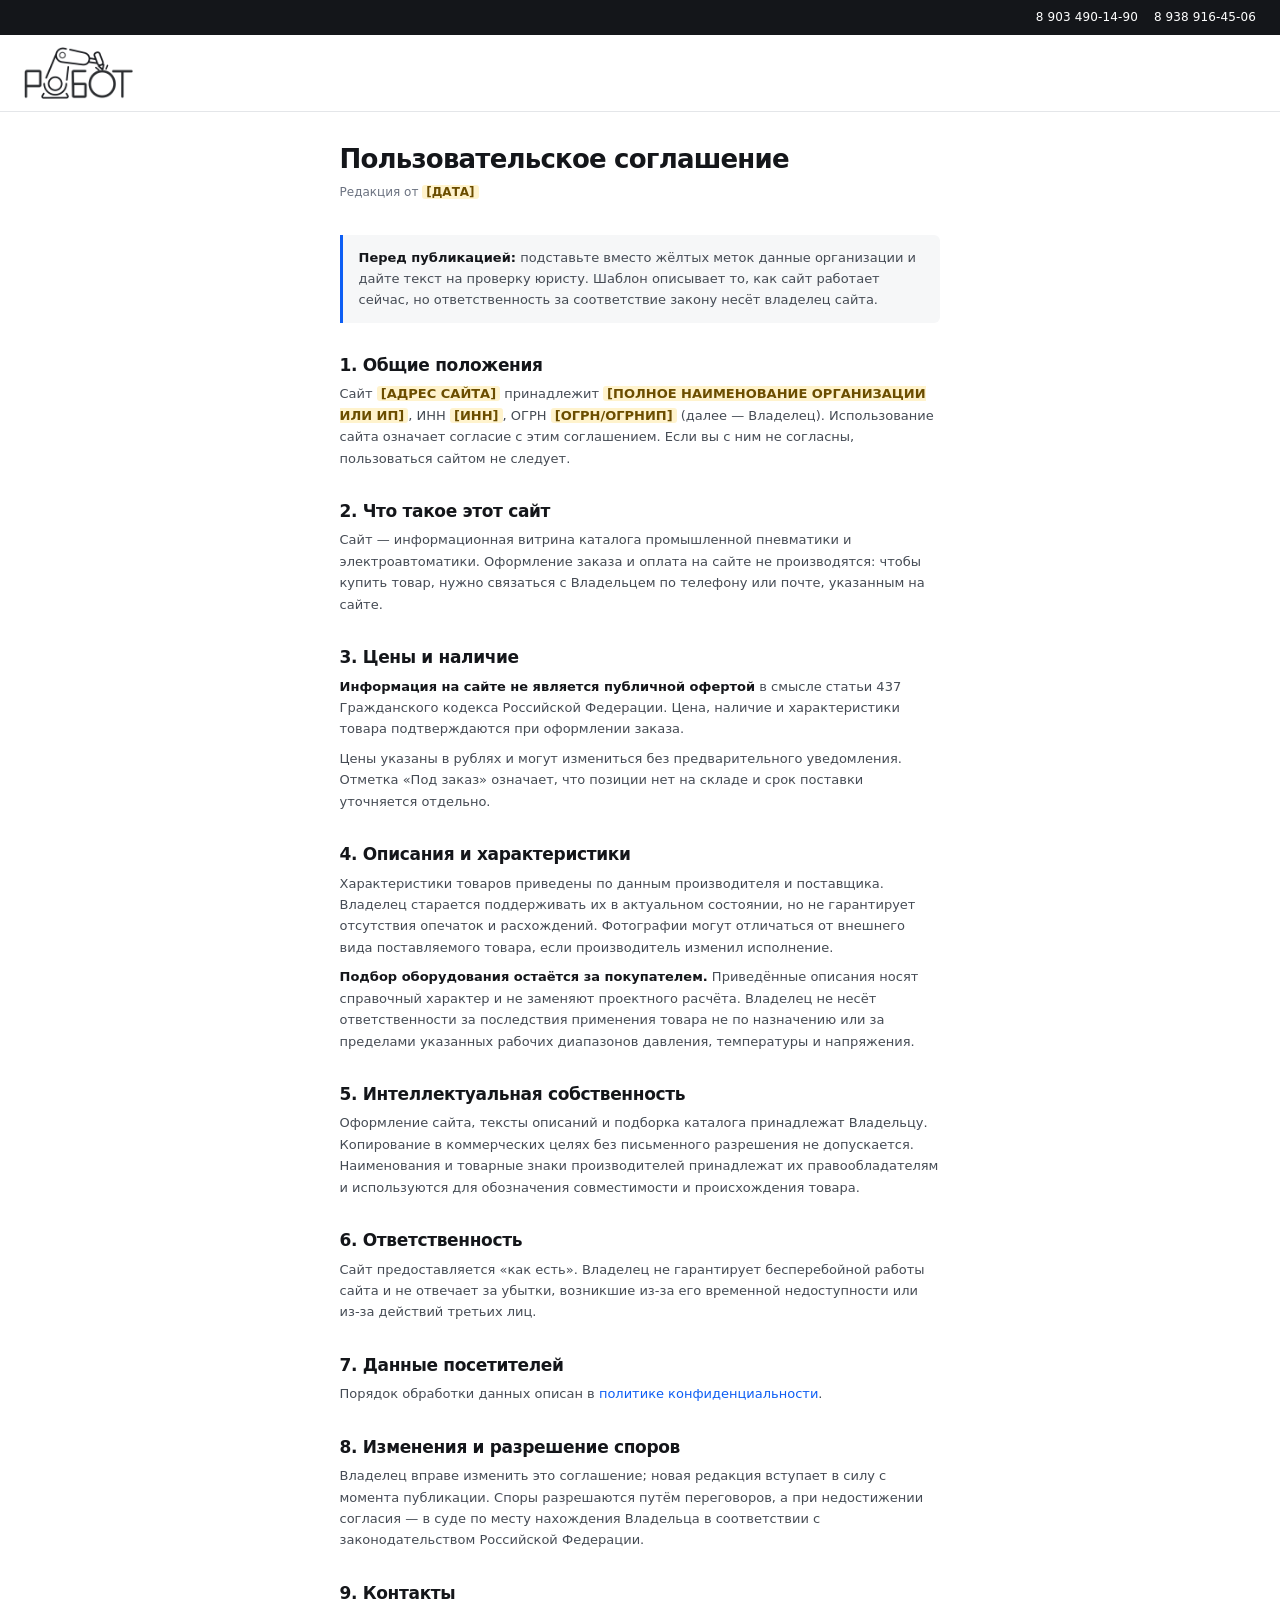
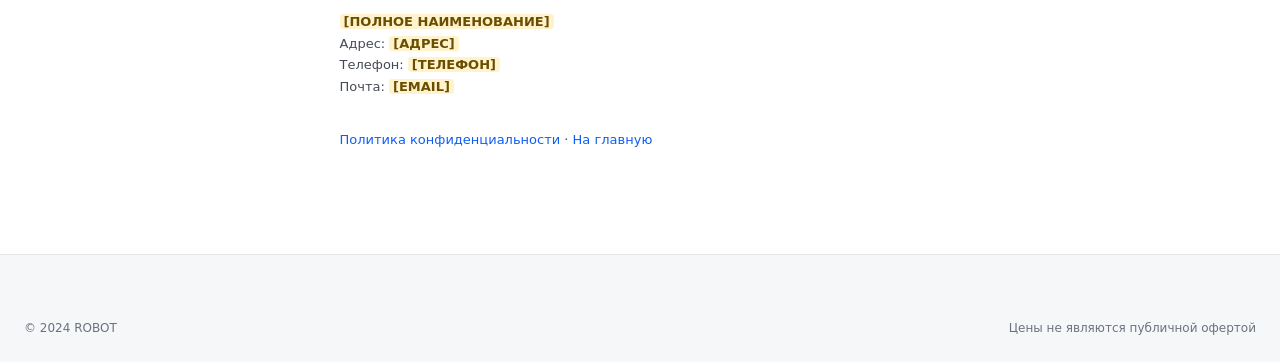
<file: frontend/terms.html>
<!DOCTYPE html>
<html lang="ru">
<head>
  <meta charset="UTF-8">
  <meta name="viewport" content="width=device-width, initial-scale=1, viewport-fit=cover, interactive-widget=resizes-content">
  <meta name="theme-color" content="#14161a">
  <meta name="color-scheme" content="light">
  <title>Пользовательское соглашение — ROBOT</title>
  <meta name="description" content="Условия использования сайта ROBOT: статус информации в каталоге, цены, товарные знаки и ответственность сторон.">
  <link rel="icon" href="img/favicon.png?v=20261027" type="image/png">
  <link rel="stylesheet" href="css/style.css?v=20261027">
</head>
<body>
  <header>
    <div class="header-top">
      <div class="container header-top-row">
        <a href="tel:+79034901490">8 903 490-14-90</a>
        <a href="tel:+79389164506">8 938 916-45-06</a>
      </div>
    </div>

    <div class="container">
      <div class="flex-between header-main" style="gap: 24px; flex-wrap: wrap;">
        <a class="logo" href="index.html" aria-label="РОБОТ — на главную"><img src="img/logo.png?v=20261027" alt="РОБОТ" width="1008" height="480"></a>
      </div>
    </div>
  </header>

  <main class="container legal">
    <h1>Пользовательское соглашение</h1>
    <p class="legal-updated">Редакция от <mark>[ДАТА]</mark></p>

    <div class="legal-note">
      <p style="margin: 0;">
        <strong>Перед публикацией:</strong> подставьте вместо жёлтых меток данные организации
        и дайте текст на проверку юристу. Шаблон описывает то, как сайт работает сейчас,
        но ответственность за соответствие закону несёт владелец сайта.
      </p>
    </div>

    <h2>1. Общие положения</h2>
    <p>
      Сайт <mark>[АДРЕС САЙТА]</mark> принадлежит
      <mark>[ПОЛНОЕ НАИМЕНОВАНИЕ ОРГАНИЗАЦИИ ИЛИ ИП]</mark>,
      ИНН <mark>[ИНН]</mark>, ОГРН <mark>[ОГРН/ОГРНИП]</mark> (далее — Владелец).
      Использование сайта означает согласие с этим соглашением. Если вы с ним не согласны,
      пользоваться сайтом не следует.
    </p>

    <h2>2. Что такое этот сайт</h2>
    <p>
      Сайт — информационная витрина каталога промышленной пневматики и электроавтоматики.
      Оформление заказа и оплата на сайте не производятся: чтобы купить товар, нужно
      связаться с Владельцем по телефону или почте, указанным на сайте.
    </p>

    <h2>3. Цены и наличие</h2>
    <p>
      <strong>Информация на сайте не является публичной офертой</strong> в смысле статьи 437
      Гражданского кодекса Российской Федерации. Цена, наличие и характеристики товара
      подтверждаются при оформлении заказа.
    </p>
    <p>
      Цены указаны в рублях и могут измениться без предварительного уведомления. Отметка
      «Под заказ» означает, что позиции нет на складе и срок поставки уточняется отдельно.
    </p>

    <h2>4. Описания и характеристики</h2>
    <p>
      Характеристики товаров приведены по данным производителя и поставщика. Владелец
      старается поддерживать их в актуальном состоянии, но не гарантирует отсутствия
      опечаток и расхождений. Фотографии могут отличаться от внешнего вида поставляемого
      товара, если производитель изменил исполнение.
    </p>
    <p>
      <strong>Подбор оборудования остаётся за покупателем.</strong> Приведённые описания
      носят справочный характер и не заменяют проектного расчёта. Владелец не несёт
      ответственности за последствия применения товара не по назначению или за пределами
      указанных рабочих диапазонов давления, температуры и напряжения.
    </p>

    <h2>5. Интеллектуальная собственность</h2>
    <p>
      Оформление сайта, тексты описаний и подборка каталога принадлежат Владельцу.
      Копирование в коммерческих целях без письменного разрешения не допускается.
      Наименования и товарные знаки производителей принадлежат их правообладателям
      и используются для обозначения совместимости и происхождения товара.
    </p>

    <h2>6. Ответственность</h2>
    <p>
      Сайт предоставляется «как есть». Владелец не гарантирует бесперебойной работы сайта
      и не отвечает за убытки, возникшие из-за его временной недоступности или из-за
      действий третьих лиц.
    </p>

    <h2>7. Данные посетителей</h2>
    <p>
      Порядок обработки данных описан в
      <a href="privacy.html">политике конфиденциальности</a>.
    </p>

    <h2>8. Изменения и разрешение споров</h2>
    <p>
      Владелец вправе изменить это соглашение; новая редакция вступает в силу с момента
      публикации. Споры разрешаются путём переговоров, а при недостижении согласия —
      в суде по месту нахождения Владельца в соответствии с законодательством
      Российской Федерации.
    </p>

    <h2>9. Контакты</h2>
    <p>
      <mark>[ПОЛНОЕ НАИМЕНОВАНИЕ]</mark><br>
      Адрес: <mark>[АДРЕС]</mark><br>
      Телефон: <mark>[ТЕЛЕФОН]</mark><br>
      Почта: <mark>[EMAIL]</mark>
    </p>

    <p style="margin-top: 32px;">
      <a href="privacy.html">Политика конфиденциальности</a> ·
      <a href="index.html">На главную</a>
    </p>
  </main>

  <footer>
    <div class="container">
      <div class="footer-bottom flex-between" style="flex-wrap: wrap; gap: 8px; border-top: 0;">
        <span>&copy; 2024 ROBOT</span>
        <span>Цены не являются публичной офертой</span>
      </div>
    </div>
  </footer>
</body>
</html>
</file>
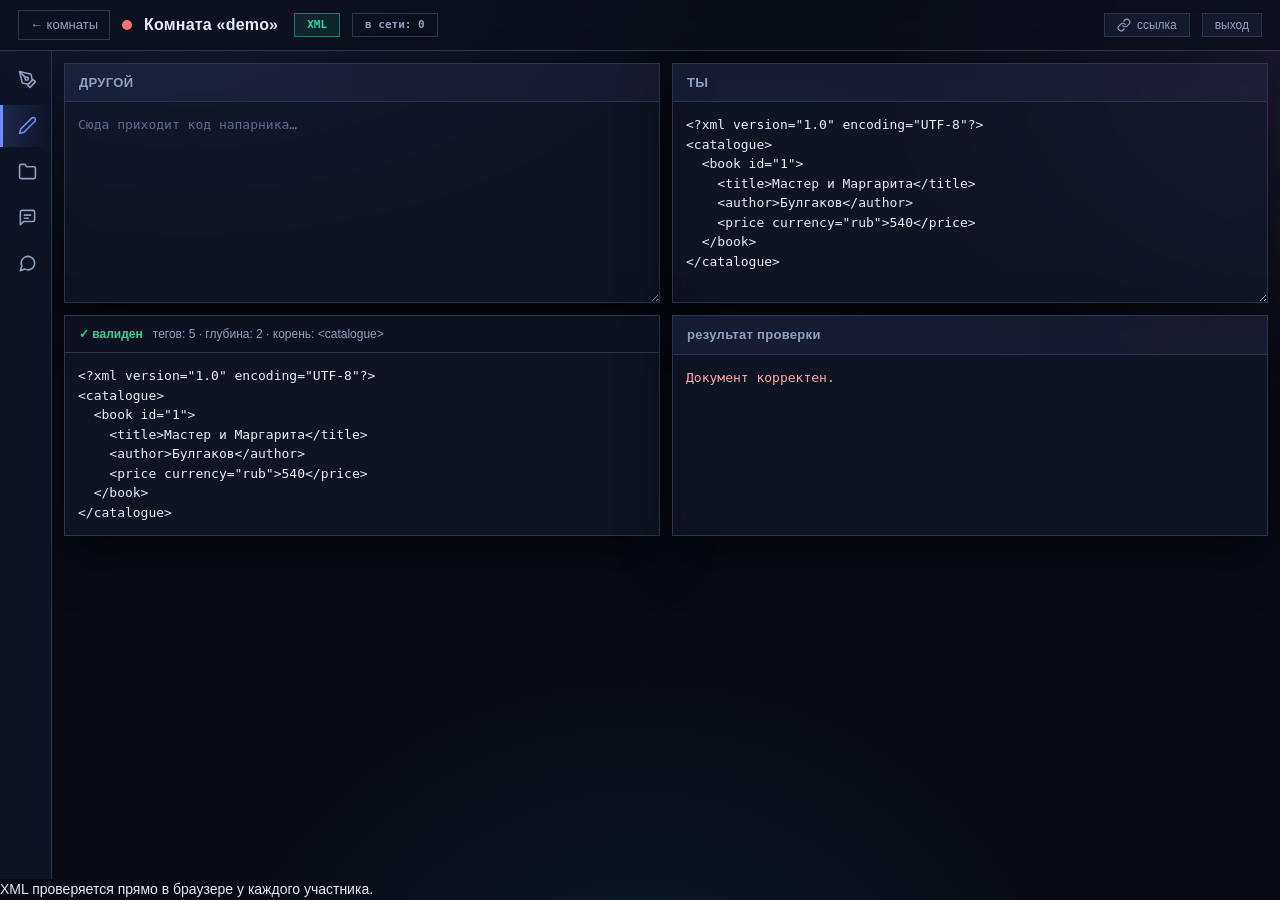
<file: www/room.html>
<!DOCTYPE html>
<html lang="ru">
<head>
<meta charset="utf-8"/>
<meta name="viewport" content="width=device-width, initial-scale=1"/>
<title>Комната — CollabLab</title>
<link rel="stylesheet" href="css/theme.css"/>
<link rel="stylesheet" href="css/room.css"/>
</head>
<body>
<svg style="display:none" aria-hidden="true">
  <defs>
    <symbol id="i-ed" viewBox="0 0 24 24" fill="none" stroke="currentColor" stroke-width="2" stroke-linecap="round" stroke-linejoin="round"><path d="M17 3a2.85 2.83 0 1 1 4 4L7.5 20.5 2 22l1.5-5.5Z"/></symbol>
    <symbol id="i-files" viewBox="0 0 24 24" fill="none" stroke="currentColor" stroke-width="2" stroke-linecap="round" stroke-linejoin="round"><path d="M22 19a2 2 0 0 1-2 2H4a2 2 0 0 1-2-2V5a2 2 0 0 1 2-2h5l2 3h9a2 2 0 0 1 2 2z"/></symbol>
    <symbol id="i-ai" viewBox="0 0 24 24" fill="none" stroke="currentColor" stroke-width="2" stroke-linecap="round" stroke-linejoin="round"><path d="M21 15a2 2 0 0 1-2 2H7l-4 4V5a2 2 0 0 1 2-2h14a2 2 0 0 1 2 2z"/><path d="M8 9h8M8 13h5"/></symbol>
    <symbol id="i-chat" viewBox="0 0 24 24" fill="none" stroke="currentColor" stroke-width="2" stroke-linecap="round" stroke-linejoin="round"><path d="M21 11.5a8.38 8.38 0 0 1-.9 3.8 8.5 8.5 0 0 1-7.6 4.7 8.38 8.38 0 0 1-3.8-.9L3 21l1.9-5.7a8.38 8.38 0 0 1-.9-3.8 8.5 8.5 0 0 1 4.7-7.6 8.38 8.38 0 0 1 3.8-.9h.5a8.48 8.48 0 0 1 8 8v.5z"/></symbol>
    <symbol id="i-copy" viewBox="0 0 24 24" fill="none" stroke="currentColor" stroke-width="2" stroke-linecap="round" stroke-linejoin="round"><rect x="9" y="9" width="13" height="13" rx="2"/><path d="M5 15H4a2 2 0 0 1-2-2V4a2 2 0 0 1 2-2h9a2 2 0 0 1 2 2v1"/></symbol>
    <symbol id="i-open" viewBox="0 0 24 24" fill="none" stroke="currentColor" stroke-width="2" stroke-linecap="round" stroke-linejoin="round"><polyline points="15 14 20 9 15 4"/><path d="M4 20v-7a4 4 0 0 1 4-4h12"/></symbol>
    <symbol id="i-save" viewBox="0 0 24 24" fill="none" stroke="currentColor" stroke-width="2" stroke-linecap="round" stroke-linejoin="round"><path d="M19 21H5a2 2 0 0 1-2-2V5a2 2 0 0 1 2-2h11l5 5v11a2 2 0 0 1-2 2z"/><polyline points="17 21 17 13 7 13 7 21"/><polyline points="7 3 7 8 15 8"/></symbol>
    <symbol id="i-del" viewBox="0 0 24 24" fill="none" stroke="currentColor" stroke-width="2" stroke-linecap="round" stroke-linejoin="round"><polyline points="3 6 5 6 21 6"/><path d="M19 6v14a2 2 0 0 1-2 2H7a2 2 0 0 1-2-2V6m3 0V4a2 2 0 0 1 2-2h4a2 2 0 0 1 2 2v2"/></symbol>
    <symbol id="i-reset" viewBox="0 0 24 24" fill="none" stroke="currentColor" stroke-width="2" stroke-linecap="round" stroke-linejoin="round"><polyline points="1 4 1 10 7 10"/><path d="M3.51 15a9 9 0 1 0 2.13-9.36L1 10"/></symbol>
    <symbol id="i-link" viewBox="0 0 24 24" fill="none" stroke="currentColor" stroke-width="2" stroke-linecap="round" stroke-linejoin="round"><path d="M10 13a5 5 0 0 0 7.54.54l3-3a5 5 0 0 0-7.07-7.07l-1.72 1.71"/><path d="M14 11a5 5 0 0 0-7.54-.54l-3 3a5 5 0 0 0 7.07 7.07l1.71-1.71"/></symbol>
    <symbol id="i-plus" viewBox="0 0 24 24" fill="none" stroke="currentColor" stroke-width="2" stroke-linecap="round" stroke-linejoin="round"><line x1="12" y1="5" x2="12" y2="19"/><line x1="5" y1="12" x2="19" y2="12"/></symbol>
    <symbol id="i-play" viewBox="0 0 24 24" fill="none" stroke="currentColor" stroke-width="2" stroke-linecap="round" stroke-linejoin="round"><polygon points="5 3 19 12 5 21 5 3" fill="currentColor" stroke="none"/></symbol>
    <symbol id="i-home" viewBox="0 0 24 24" fill="none" stroke="currentColor" stroke-width="2" stroke-linecap="round" stroke-linejoin="round"><path d="M3 9l9-7 9 7v11a2 2 0 0 1-2 2H5a2 2 0 0 1-2-2z"/><polyline points="9 22 9 12 15 12 15 22"/></symbol>
    <symbol id="i-code" viewBox="0 0 24 24" fill="none" stroke="currentColor" stroke-width="2" stroke-linecap="round" stroke-linejoin="round"><polyline points="16 18 22 12 16 6"/><polyline points="8 6 2 12 8 18"/></symbol>
    <symbol id="i-hash" viewBox="0 0 24 24" fill="none" stroke="currentColor" stroke-width="2" stroke-linecap="round" stroke-linejoin="round"><line x1="4" y1="9" x2="20" y2="9"/><line x1="4" y1="15" x2="20" y2="15"/><line x1="10" y1="3" x2="8" y2="21"/><line x1="16" y1="3" x2="14" y2="21"/></symbol>
    <symbol id="i-tag" viewBox="0 0 24 24" fill="none" stroke="currentColor" stroke-width="2" stroke-linecap="round" stroke-linejoin="round"><path d="M3 6l2-2h8l8 8-8 8-8-8V6z"/><path d="M8 8h.01"/></symbol>
    <symbol id="i-file" viewBox="0 0 24 24" fill="none" stroke="currentColor" stroke-width="2" stroke-linecap="round" stroke-linejoin="round"><path d="M14 2H6a2 2 0 0 0-2 2v16a2 2 0 0 0 2 2h12a2 2 0 0 0 2-2V8z"/><polyline points="14 2 14 8 20 8"/></symbol>
    <symbol id="i-text" viewBox="0 0 24 24" fill="none" stroke="currentColor" stroke-width="2" stroke-linecap="round" stroke-linejoin="round"><path d="M14 2H6a2 2 0 0 0-2 2v16a2 2 0 0 0 2 2h12a2 2 0 0 0 2-2V8z"/><polyline points="14 2 14 8 20 8"/><line x1="16" y1="13" x2="8" y2="13"/><line x1="16" y1="17" x2="8" y2="17"/></symbol>
    <symbol id="i-brush" viewBox="0 0 24 24" fill="none" stroke="currentColor" stroke-width="2" stroke-linecap="round" stroke-linejoin="round"><path d="M12 19l7-7 3 3-7 7-3-3z"/><path d="M18 13l-1.5-7.5L2 2l3.5 14.5L13 18l5-5z"/><path d="M2 2l7.586 7.586"/><circle cx="11" cy="11" r="2"/></symbol>
    <symbol id="i-zap" viewBox="0 0 24 24" fill="none" stroke="currentColor" stroke-width="2" stroke-linecap="round" stroke-linejoin="round"><polygon points="13 2 3 14 12 14 11 22 21 10 12 10 13 2"/></symbol>
    <symbol id="i-braces" viewBox="0 0 24 24" fill="none" stroke="currentColor" stroke-width="2" stroke-linecap="round" stroke-linejoin="round"><path d="M8 3H7a2 2 0 0 0-2 2v5a2 2 0 0 1-2 2 2 2 0 0 1 2 2v5c0 1.1.9 2 2 2h1"/><path d="M16 21h1a2 2 0 0 0 2-2v-5c0-1.1.9-2 2-2a2 2 0 0 1-2-2V5a2 2 0 0 0-2-2h-1"/></symbol>
    <symbol id="i-mark" viewBox="0 0 24 24" fill="none" stroke="currentColor" stroke-width="2" stroke-linecap="round" stroke-linejoin="round"><path d="M14 2H6a2 2 0 0 0-2 2v16a2 2 0 0 0 2 2h12a2 2 0 0 0 2-2V8z"/><polyline points="14 2 14 8 20 8"/><line x1="9" y1="13" x2="15" y2="13"/><line x1="9" y1="17" x2="13" y2="17"/></symbol>
  </defs>
</svg>

<header>
  <a class="home" href="/">← комнаты</a>
  <span class="dot" id="cdot"></span>
  <h1 id="ptitle">Комната</h1>
  <span class="chip" id="ckind"></span>
  <span class="chip" id="cpeers">в сети: 0</span>
  <span class="spacer"></span>
  <span id="ftyping" class="hint"></span>
  <button class="gbtn" id="ccopy"><svg><use href="#i-link"/></svg> ссылка</button>
  <button class="gbtn" id="clogout">выход</button>
</header>

<div id="layout">
<nav id="sidebar">
  <button class="stab" data-tab="canvas" title="Canvas"><svg><use href="#i-brush"/></svg><span class="label">Canvas</span></button>
  <button class="stab on" data-tab="editor" title="Редактор"><svg><use href="#i-ed"/></svg><span class="label">Редактор</span></button>
  <button class="stab" data-tab="files" title="Файлы"><svg><use href="#i-files"/></svg><span class="label">Файлы</span></button>
  <button class="stab" data-tab="ai" title="AI-ассистент"><svg><use href="#i-ai"/></svg><span class="label">AI</span></button>
  <button class="stab" data-tab="chat" title="Чат"><svg><use href="#i-chat"/></svg><span class="label">Чат</span></button>
</nav>

<div id="content">
<div id="tab-canvas" class="tab-panel">
  <div id="canvas-container" class="canvas-container">
    <div id="canvas-grid" class="canvas-grid"></div>
    <div id="canvas-menu" class="canvas-menu" style="display:none">
      <button id="canvas-create-file">Создать файл</button>
      <button id="canvas-create-folder">Создать папку</button>
    </div>
  </div>
</div>

<main id="tab-editor" class="tab-panel on">
  <div class="park">
    <div class="panel">
      <div class="panel-head"><span id="fname">ДРУГОЙ</span> <i class="live" id="flive"></i></div>
      <textarea id="friend" placeholder="Сюда приходит код напарника…" readonly spellcheck="false"></textarea>
    </div>
    <div class="panel">
      <div class="panel-head">ТЫ <span id="mname"></span> <i class="live" id="mlive"></i></div>
      <textarea id="mine" spellcheck="false"></textarea>
    </div>
  </div>

  <div id="outcol" class="outrow">
    <div class="panel">
      <div class="status-line">
        <span id="verdict" class="neutral">—</span>
        <span id="stats"></span>
        <button id="runbtn" class="primary run-btn" style="display:none"><svg><use href="#i-play"/></svg> Выполнить</button>
        <label class="check" id="autorunbox" style="display:none">
          <input type="checkbox" id="autorun"/> авто-запуск
        </label>
        <span id="hint" class="hint"></span>
      </div>
      <pre class="out" id="tree">(результат появится здесь)</pre>
    </div>
    <div class="panel">
      <div class="panel-head" id="compTitle">результат</div>
      <pre class="out" id="errors"></pre>
    </div>
  </div>

  <div id="htmlwrap" class="panel">
    <div class="panel-head">превью страницы</div>
    <iframe id="preview" sandbox="allow-scripts allow-same-origin"></iframe>
  </div>
</main>

<div id="tab-files" class="tab-panel">
  <div class="panel">
    <div class="panel-head"><svg><use href="#i-files"/></svg> Файлы проекта
      <span class="spacer"></span>
      <span id="fwho" style="font-weight:500;color:var(--muted)"></span>
    </div>
    <div class="fbar">
      <input id="fnew" placeholder="имя файла, напр. index.html"/>
      <button id="fcreate" class="primary"><svg><use href="#i-plus"/></svg> создать</button>
      <button id="freset" title="удалить все файлы" class="gbtn"><svg><use href="#i-reset"/></svg> сброс</button>
    </div>
    <div class="flist-wrap">
      <table class="flist">
        <thead><tr><th style="width:34px"></th><th style="width:40%">Имя</th><th>Размер</th><th style="width:20%">Формат</th><th>Кто</th></tr></thead>
        <tbody id="ftbody"></tbody>
      </table>
    </div>
    <div class="fbar">
      <span id="fsel" style="color:var(--muted)">не выбран</span>
      <span class="spacer"></span>
      <button id="fopen" style="display:none"><svg><use href="#i-open"/></svg> открыть в редакторе</button>
      <button id="fsave" style="display:none" class="primary"><svg><use href="#i-save"/></svg> сохранить</button>
      <button id="fdelete" style="display:none" class="gbtn"><svg><use href="#i-del"/></svg> удалить</button>
    </div>
  </div>
  <div class="panel">
    <div class="panel-head">Содержимое <span id="fename"></span></div>
    <textarea id="ftext" placeholder="выберите файл в списке или создайте новый…"></textarea>
    <div class="fstatus" id="fstatus"></div>
  </div>
</div>

<div id="tab-ai" class="tab-panel">
  <div class="panel">
    <div class="panel-head">
      <svg><use href="#i-ai"/></svg> OpenDeep <span id="aistate" class="dot" title="статус"></span>
      <span class="spacer"></span>
      <button id="aclear" class="gbtn" title="очистить диалог">очистить</button>
    </div>
    <div class="achat">
      <div id="amsgs">
        <div class="msg assist">Привет! Я OpenDeep — ИИ-ассистент комнаты. Спрашивай про код, проси исправить ошибку или объяснить. Я вижу текущий код комнаты.</div>
      </div>
      <textarea id="ainput" placeholder="Спроси ассистента… (Enter — отправить)"></textarea>
      <div class="arow">
        <button id="asend" class="primary" style="flex:1">Отправить</button>
      </div>
      <div class="atool">
        <span id="atok">контекст</span>
      </div>
    </div>
  </div>
</div>

<div id="tab-chat" class="tab-panel">
  <div class="panel" style="max-width:880px;margin:0 auto;width:100%">
    <div class="panel-head"><svg><use href="#i-chat"/></svg> Чат комнаты
      <span class="spacer"></span>
      <span id="cthint" style="font-weight:500;color:var(--muted)"></span>
    </div>
    <div class="achat">
      <div id="cmsgs"></div>
      <textarea id="cinput" placeholder="Напишите сообщение… (Enter — отправить)" maxlength="600"></textarea>
      <div class="arow">
        <button id="csend" class="primary" style="flex:1"><svg><use href="#i-chat"/></svg> Отправить</button>
      </div>
    </div>
  </div>
</div>
</div>
</div>

<div id="foot"></div>

<script src="js/room.js"></script>
</body>
</html>
</file>
<file: frontend/css/style.css>
/* ===== TOKENS =====
   The catalogue is industrial: hundreds of near-identical parts a buyer scans
   by number. So the design stays quiet — one accent, tabular figures, thin
   lines — and spends its contrast on the things that differ between rows. */
:root {
  /* Ink and surfaces */
  --ink: #14161a;
  --ink-soft: #454b54;
  --ink-muted: #6b7280;
  --surface: #ffffff;
  --surface-sunken: #f6f7f8;
  --surface-raised: #ffffff;
  --line: #e4e6e9;
  --line-strong: #cdd1d6;

  /* One accent, plus the two signals a catalogue needs */
  --accent: #0d5ef4;
  --accent-ink: #0a49bf;
  --accent-wash: rgba(13, 94, 244, 0.08);
  --in-stock: #11a75c;
  --on-order: #96601a;
  --danger: #d92d20;

  /* Legacy names kept so the admin panel keeps rendering */
  --color-primary: var(--ink);
  --color-secondary: var(--surface);
  --color-accent: var(--accent);
  --color-gray: var(--surface-sunken);
  --color-gray-dark: var(--ink-muted);
  --color-gray-light: var(--line);
  --color-border: var(--line);
  --color-danger: var(--danger);
  --color-success: var(--in-stock);

  --space-3xs: 2px;
  --space-2xs: 4px;
  --space-xs: 8px;
  --space-sm: 12px;
  --space-md: 16px;
  --space-lg: 24px;
  --space-xl: 32px;
  --space-2xl: 48px;
  --space-3xl: 72px;

  --spacing-xs: var(--space-2xs);
  --spacing-sm: var(--space-xs);
  --spacing-md: var(--space-md);
  --spacing-lg: var(--space-lg);
  --spacing-xl: var(--space-xl);
  --spacing-2xl: var(--space-2xl);

  --font-sans: system-ui, -apple-system, "Segoe UI", Roboto, "Helvetica Neue", Arial, sans-serif;
  /* Article numbers and prices line up only in a monospaced face */
  --font-mono: ui-monospace, SFMono-Regular, "SF Mono", Menlo, Consolas, "Liberation Mono", monospace;
  --font-family: var(--font-sans);

  --text-2xs: 11px;
  --text-xs: 12px;
  --text-sm: 13px;
  --text-base: 15px;
  --text-md: 17px;
  --text-lg: 20px;
  --text-xl: 26px;
  --text-2xl: clamp(28px, 3.4vw, 40px);

  --font-size-xs: var(--text-xs);
  --font-size-sm: var(--text-sm);
  --font-size-md: var(--text-base);
  --font-size-lg: var(--text-lg);
  --font-size-xl: var(--text-xl);
  --font-size-2xl: var(--text-2xl);

  --radius-sm: 6px;
  --radius-md: 10px;
  --radius-lg: 14px;
  --radius-pill: 999px;

  --shadow-sm: 0 1px 2px rgba(20, 22, 26, 0.05);
  --shadow-md: 0 6px 16px -6px rgba(20, 22, 26, 0.16), 0 2px 5px rgba(20, 22, 26, 0.05);
  --shadow-lg: 0 18px 40px -16px rgba(20, 22, 26, 0.26);
  --shadow: var(--shadow-sm);

  /* The built-in curves are too weak to read as intentional */
  --ease-out: cubic-bezier(0.23, 1, 0.32, 1);
  --ease-in-out: cubic-bezier(0.77, 0, 0.175, 1);
  --press: 120ms;
  --quick: 160ms;
  --settle: 220ms;
  /* Long enough that a section unfolding reads as one movement */
  --unfold: 340ms;

  --transition: color var(--quick) ease, background-color var(--quick) ease,
    border-color var(--quick) ease;

  --page: 1280px;
  --gutter: var(--space-lg);
}

/* ===== BASE ===== */
*,
*::before,
*::after {
  box-sizing: border-box;
  margin: 0;
  padding: 0;
}

html {
  /* No font inflation in landscape, and no grey flash over whatever is tapped —
     the press feedback below replaces it */
  -webkit-text-size-adjust: 100%;
  -webkit-tap-highlight-color: transparent;
  scroll-behavior: smooth;
}

body {
  font-family: var(--font-sans);
  font-size: var(--text-base);
  line-height: 1.55;
  color: var(--ink);
  background: var(--surface);
  -webkit-font-smoothing: antialiased;
  text-rendering: optimizeLegibility;
}

img {
  max-width: 100%;
  display: block;
}

/* An author rule that sets display beats the browser's own [hidden] rule,
   so anything hidden by the attribute would stay on screen. Every place
   that toggles `hidden` in JavaScript depends on this line. */
[hidden] {
  display: none !important;
}

a {
  color: var(--accent);
  text-decoration: none;
  transition: color var(--quick) ease;
}

button,
input,
textarea,
select {
  font: inherit;
  color: inherit;
}

button {
  background: none;
  border: none;
  cursor: pointer;
}

/* ===== TOUCH BASELINE =====
   A phone is not a narrow desktop: it has no hover, a double-tap gesture the
   browser waits for, a long-press that selects text, and a keyboard that
   zooms the page into small inputs. Each line below removes one of those. */

/* Never waits to see whether a second tap is coming, so the tap fires at once */
button,
a,
[role="button"],
label,
summary,
.card,
.nav-item {
  touch-action: manipulation;
}

/* A control's label is not text to copy — a long press must not select it.
   Never on body copy: article numbers and errors are there to be copied. */
button,
[role="button"],
.nav-item,
.pagination button,
.eyebrow {
  user-select: none;
  -webkit-user-select: none;
  -webkit-touch-callout: none;
}

/* One visible ring for keyboard users, never for the mouse */
:focus-visible {
  outline: 2px solid var(--accent);
  outline-offset: 2px;
  border-radius: 3px;
}

::selection {
  background: var(--accent-wash);
}

/* ===== TYPOGRAPHY ===== */
h1,
h2,
h3,
h4 {
  line-height: 1.2;
  letter-spacing: -0.015em;
  text-wrap: balance;
}

h1 {
  font-size: var(--text-2xl);
  font-weight: 760;
  letter-spacing: -0.03em;
}

h2 {
  font-size: var(--text-xl);
  font-weight: 700;
  letter-spacing: -0.02em;
}

h3 {
  font-size: var(--text-lg);
  font-weight: 680;
}

h4 {
  font-size: var(--text-md);
  font-weight: 650;
}

/* Small uppercase labels: the only place capitals earn their keep */
.eyebrow {
  font-size: var(--text-2xs);
  font-weight: 650;
  letter-spacing: 0.08em;
  text-transform: uppercase;
  color: var(--ink-muted);
}

.text-muted {
  color: var(--ink-muted);
  font-size: var(--text-sm);
}

.text-accent {
  color: var(--accent);
}

.num {
  font-family: var(--font-mono);
  font-variant-numeric: tabular-nums;
  font-feature-settings: "tnum" 1;
}

/* ===== LAYOUT ===== */
.container {
  width: 100%;
  max-width: var(--page);
  margin: 0 auto;
  /* The gutter, or the notch in landscape, whichever is larger */
  padding-left: max(var(--gutter), env(safe-area-inset-left));
  padding-right: max(var(--gutter), env(safe-area-inset-right));
}

.flex {
  display: flex;
}

.flex-between {
  display: flex;
  justify-content: space-between;
  align-items: center;
}

.flex-center {
  display: flex;
  justify-content: center;
  align-items: center;
}

.grid {
  display: grid;
  gap: var(--space-md);
}

/* Product grids size themselves to the space instead of a fixed column count */
.grid-2 {
  grid-template-columns: repeat(auto-fill, minmax(280px, 1fr));
}

.grid-3,
.grid-4 {
  grid-template-columns: repeat(auto-fill, minmax(222px, 1fr));
}

.section-head {
  display: flex;
  align-items: baseline;
  justify-content: space-between;
  gap: var(--space-md);
  flex-wrap: wrap;
  margin-bottom: var(--space-lg);
}

/* ===== HEADER ===== */
header {
  background: rgba(255, 255, 255, 0.86);
  backdrop-filter: saturate(180%) blur(12px);
  -webkit-backdrop-filter: saturate(180%) blur(12px);
  border-bottom: 1px solid var(--line);
  position: sticky;
  top: 0;
  z-index: 100;
}

.header-top {
  background: var(--ink);
  color: rgba(255, 255, 255, 0.72);
  padding: calc(var(--space-xs) + env(safe-area-inset-top)) 0 var(--space-xs);
  font-size: var(--text-xs);
  letter-spacing: 0.01em;
}

/* Nothing on the strip but the numbers, so they sit at the end of it */
.header-top-row {
  display: flex;
  align-items: center;
  justify-content: flex-end;
  gap: var(--space-md);
  flex-wrap: wrap;
}

.header-top a {
  color: #fff;
}

/* The padding belongs to this row, not to the header, or the search box ends up
   flush against the strip above it while empty space sits over that strip */
.header-main {
  padding: var(--space-sm) 0;
  gap: var(--space-lg);
  flex-wrap: wrap;
}

/* В шапке остались логотип и поиск. Прижатый к правому краю поиск оставлял
   пустую половину, поэтому он встаёт по середине свободного места. */
.header-main .search-bar {
  margin-inline: auto;
}

.logo {
  /* The arm takes the top of the mark, so the letters are about half of this */
  --logo-height: 52px;
  display: inline-flex;
  align-items: center;
  gap: var(--space-xs);
  line-height: 1;
  color: var(--ink);
  font-size: clamp(24px, 3vw, 32px);
  font-weight: 800;
  letter-spacing: -0.045em;
  white-space: nowrap;
  flex: none;
}

.logo img {
  height: var(--logo-height);
  width: auto;
  /* Drawn as one mark; nothing is added beside it */
  display: block;
}

.logo span {
  cursor: pointer;
}

/* The mark is black line art, so a dark ground needs it the other way round */
.logo-inverted img {
  filter: brightness(0) invert(1);
}

/* ===== SEARCH ===== */
.search-bar {
  --search-button-width: 92px;
  flex: 1;
  min-width: 220px;
  max-width: 520px;
  position: relative;
  display: flex;
  align-items: stretch;
  height: 42px;
  border-radius: var(--radius-sm);
  transition: box-shadow var(--quick) ease;
}

.search-bar input {
  flex: 1;
  min-width: 0;
  /* Right padding clears the clear button, left padding clears the icon */
  padding: 0 34px 0 38px;
  border: 1px solid var(--line-strong);
  border-right: 0;
  border-radius: var(--radius-sm) 0 0 var(--radius-sm);
  background: var(--surface)
    url("data:image/svg+xml,%3Csvg xmlns='http://www.w3.org/2000/svg' width='18' height='18' viewBox='0 0 18 18' fill='none' stroke='%236b7280' stroke-width='1.7' stroke-linecap='round'%3E%3Ccircle cx='8' cy='8' r='5'/%3E%3Cpath d='M11.8 11.8 15.5 15.5'/%3E%3C/svg%3E")
    no-repeat 12px center;
  font-size: var(--text-sm);
  outline: none;
  transition: border-color var(--quick) ease;
}

.search-bar input::placeholder {
  color: var(--ink-muted);
}

.search-bar:focus-within input {
  border-color: var(--accent);
}

.search-bar:focus-within {
  box-shadow: 0 0 0 3px var(--accent-wash);
}

.search-clear {
  position: absolute;
  right: calc(var(--search-button-width) + 6px);
  top: 50%;
  transform: translateY(-50%);
  width: 22px;
  height: 22px;
  border-radius: 50%;
  color: var(--ink-muted);
  font-size: 16px;
  line-height: 1;
  display: none;
  transition: background-color var(--quick) ease, color var(--quick) ease;
}

.search-bar.has-text .search-clear {
  display: block;
}

.search-submit {
  flex: 0 0 var(--search-button-width);
  border-radius: 0 var(--radius-sm) var(--radius-sm) 0;
  background: var(--ink);
  color: #fff;
  font-size: var(--text-xs);
  font-weight: 700;
  letter-spacing: 0.06em;
  transition: background-color var(--quick) ease, transform var(--press) var(--ease-out);
}

.search-submit:active {
  transform: scale(0.97);
}

/* ===== BUTTONS ===== */
.btn {
  padding: 9px var(--space-md);
  border: 1px solid var(--line-strong);
  border-radius: var(--radius-sm);
  font-weight: 620;
  font-size: var(--text-sm);
  color: var(--ink);
  background: var(--surface);
  cursor: pointer;
  display: inline-flex;
  align-items: center;
  justify-content: center;
  gap: var(--space-xs);
  white-space: nowrap;
  transition: background-color var(--quick) ease, border-color var(--quick) ease,
    color var(--quick) ease, transform var(--press) var(--ease-out);
}

/* Every pressable thing answers the press */
.btn:active {
  transform: scale(0.97);
}

.btn:disabled {
  opacity: 0.45;
  cursor: not-allowed;
  transform: none;
}

.btn-primary {
  background: var(--ink);
  color: #fff;
  border-color: var(--ink);
}

.btn-accent {
  background: var(--accent);
  color: #fff;
  border-color: var(--accent);
}

.btn-secondary {
  background: var(--surface);
  color: var(--ink);
  border-color: var(--line-strong);
}

.btn-ghost {
  background: transparent;
  border-color: transparent;
  color: var(--ink-soft);
}

.btn-sm {
  padding: 5px var(--space-xs);
  font-size: var(--text-xs);
}

.btn-lg {
  padding: 13px var(--space-lg);
  font-size: var(--text-base);
}

/* ===== PRODUCT CARD =====
   The whole card is the link. A separate button inside it only repeats what a
   click anywhere already does, and it put a black slab under every photo. */
.card {
  display: flex;
  flex-direction: column;
  background: var(--surface-raised);
  border: 1px solid var(--line);
  border-radius: var(--radius-md);
  overflow: hidden;
  color: inherit;
  transition: border-color var(--settle) ease, box-shadow var(--settle) var(--ease-out),
    transform var(--settle) var(--ease-out);
}

.card:active {
  transform: scale(0.994);
}

.card-image {
  width: 100%;
  aspect-ratio: 4 / 3;
  background: var(--surface);
  display: flex;
  align-items: center;
  justify-content: center;
  position: relative;
  overflow: hidden;
  padding: var(--space-sm);
}

/* Catalogue photos are shot on white — cropping them cuts the part in half */
.card-image img {
  width: 100%;
  height: 100%;
  object-fit: contain;
  mix-blend-mode: multiply;
  transition: transform var(--settle) var(--ease-out);
}

.card-badge {
  position: absolute;
  top: var(--space-xs);
  left: var(--space-xs);
  background: var(--danger);
  color: #fff;
  padding: 2px var(--space-xs);
  border-radius: var(--radius-pill);
  font-size: var(--text-2xs);
  font-weight: 700;
}

.card-content {
  padding: var(--space-sm) var(--space-md) var(--space-md);
  display: flex;
  flex-direction: column;
  flex: 1;
  gap: var(--space-2xs);
}

.card-sku {
  font-family: var(--font-mono);
  font-size: var(--text-2xs);
  color: var(--ink-muted);
  letter-spacing: 0.02em;
}

.card-title {
  font-size: var(--text-sm);
  font-weight: 620;
  line-height: 1.35;
  letter-spacing: -0.005em;
  min-height: 2.7em;
  overflow: hidden;
  display: -webkit-box;
  -webkit-line-clamp: 2;
  -webkit-box-orient: vertical;
}

/* The parameters that actually tell two near-identical parts apart */
.card-specs {
  font-size: var(--text-xs);
  color: var(--ink-muted);
  line-height: 1.4;
  min-height: 2.8em;
  overflow: hidden;
  display: -webkit-box;
  -webkit-line-clamp: 2;
  -webkit-box-orient: vertical;
}

.card-foot {
  display: flex;
  align-items: baseline;
  justify-content: space-between;
  gap: var(--space-xs);
  margin-top: auto;
  padding-top: var(--space-xs);
}

.card-price {
  display: flex;
  align-items: baseline;
  gap: var(--space-xs);
}

.card-price-current {
  font-variant-numeric: tabular-nums;
  font-size: var(--text-md);
  font-weight: 700;
  letter-spacing: -0.02em;
}

.card-price-old {
  font-variant-numeric: tabular-nums;
  font-size: var(--text-xs);
  color: var(--ink-muted);
  text-decoration: line-through;
}

/* ===== STOCK ===== */
.stock {
  display: inline-flex;
  align-items: center;
  gap: 5px;
  font-size: var(--text-xs);
  font-weight: 600;
  white-space: nowrap;
}

.stock::before {
  content: "";
  width: 6px;
  height: 6px;
  border-radius: 50%;
  background: currentColor;
}

.stock.in-stock {
  color: var(--in-stock);
}

/* Nothing is broken about a part that is ordered in — it must not read as an error */
.stock.out-of-stock {
  color: var(--on-order);
}

.card-stock {
  font-size: var(--text-xs);
}

/* ===== HERO ===== */
.hero {
  background:
    radial-gradient(90% 120% at 12% 0%, rgba(13, 94, 244, 0.07), transparent 60%),
    var(--surface-sunken);
  border-bottom: 1px solid var(--line);
  padding: var(--space-2xl) 0;
}

.hero-content {
  max-width: 640px;
}

.hero h1 {
  margin-bottom: var(--space-sm);
}

.hero p {
  font-size: var(--text-md);
  color: var(--ink-soft);
  margin-bottom: var(--space-lg);
  max-width: 54ch;
}

.hero-actions {
  display: flex;
  gap: var(--space-sm);
  flex-wrap: wrap;
}

/* Real numbers from the catalogue say more than a slogan does */
.hero-stats {
  display: flex;
  gap: var(--space-xl);
  margin-top: var(--space-xl);
  flex-wrap: wrap;
}

.hero-stat-value {
  font-family: var(--font-mono);
  font-variant-numeric: tabular-nums;
  font-size: var(--text-xl);
  font-weight: 700;
  letter-spacing: -0.02em;
}

.hero-stat-label {
  font-size: var(--text-xs);
  color: var(--ink-muted);
}

/* ===== CATEGORY SECTIONS ===== */
.category-section {
  margin-bottom: var(--space-2xl);
}

/* Eight per category, so the home page wants a column count that divides it:
   a wider minimum lands on four columns where the catalogue lands on five,
   and the row below it fills instead of trailing off half-empty */
.category-section .grid {
  grid-template-columns: repeat(auto-fill, minmax(min(100%, 260px), 1fr));
}

.category-section-header {
  display: flex;
  align-items: baseline;
  justify-content: space-between;
  gap: var(--space-md);
  flex-wrap: wrap;
  margin-bottom: var(--space-md);
  padding-bottom: var(--space-xs);
  border-bottom: 1px solid var(--line);
}

/* ===== SECTIONS AND TILES =====
   A section is a bar that folds. It stands open, showing what is under it as
   names and photographs, so the first screen of the catalogue is a list of
   places to go rather than a wall of three hundred parts. */
.section-block {
  margin-bottom: var(--space-sm);
  border: 1px solid var(--line);
  border-radius: var(--radius-lg);
  overflow: hidden;
  background: var(--surface);
  box-shadow: var(--shadow-sm);
  transition: box-shadow var(--settle) var(--ease-out);
}

.section-block:has(.section-body[data-open="true"]) {
  box-shadow: var(--shadow-md);
}

/* ===== SLIDER =====
   News, an offer, a new product. It stands where the opening block was, so
   it gets that block's room — a little less of it, since a picture reads
   faster than a paragraph. */
.slider-wrap {
  padding-top: var(--space-lg);
}

.slider {
  position: relative;
  overflow: hidden;
  border-radius: var(--radius-lg);
  background: var(--surface-sunken);
  box-shadow: var(--shadow-sm);
}

/* The slides sit in one row and the track is as tall as the tallest of
   them, so switching slides never makes the page jump */
.slides {
  display: flex;
  align-items: center;
  transition: transform 520ms var(--ease-out);
}

.slide {
  position: relative;
  flex: 0 0 100%;
  display: block;
  color: inherit;
  text-decoration: none;
}

/* The picture keeps its own proportions and the band takes the height that
   follows. A fixed band cropped whatever did not fit it: a wide, short
   banner — the usual shape for one — lost its top and bottom to a strip
   340 pixels tall. The cap is only there so a portrait image cannot take
   over the screen. */
.slide img {
  width: 100%;
  height: auto;
  max-height: 60vh;
  object-fit: contain;
  display: block;
}

/* Only drawn when there is something to write; a lettered banner carries
   its own words and gets no second layer over them */
.slide-caption {
  position: absolute;
  left: 0;
  right: 0;
  bottom: 0;
  display: flex;
  flex-direction: column;
  gap: 4px;
  padding: var(--space-xl) var(--space-lg) var(--space-md);
  background: linear-gradient(transparent, rgba(12, 14, 17, 0.82));
  color: #fff;
}

.slide-title {
  font-size: var(--text-lg);
  font-weight: 700;
  letter-spacing: -0.015em;
}

.slide-subtitle {
  font-size: var(--text-sm);
  color: rgba(255, 255, 255, 0.82);
}

.slider-arrow {
  position: absolute;
  top: 50%;
  width: 38px;
  height: 38px;
  margin-top: -19px;
  border-radius: var(--radius-pill);
  background: rgba(255, 255, 255, 0.86);
  box-shadow: var(--shadow-md);
  transition: background-color var(--quick) ease, transform var(--press) var(--ease-out);
}

.slider-arrow::before {
  content: "";
  position: absolute;
  inset: 0;
  margin: auto;
  width: 9px;
  height: 9px;
  border-right: 2px solid var(--ink);
  border-bottom: 2px solid var(--ink);
}

.slider-prev {
  left: var(--space-sm);
}

.slider-prev::before {
  transform: translateX(2px) rotate(135deg);
}

.slider-next {
  right: var(--space-sm);
}

.slider-next::before {
  transform: translateX(-2px) rotate(-45deg);
}

.slider-arrow:active {
  transform: scale(0.94);
}

.slider-dots {
  position: absolute;
  left: 0;
  right: 0;
  bottom: var(--space-sm);
  display: flex;
  justify-content: center;
  gap: 6px;
}

.slider-dot {
  width: 8px;
  height: 8px;
  padding: 0;
  border-radius: var(--radius-pill);
  background: rgba(255, 255, 255, 0.5);
  box-shadow: 0 0 0 1px rgba(12, 14, 17, 0.2);
  transition: width var(--settle) var(--ease-out), background-color var(--quick) ease;
}

.slider-dot.active {
  width: 22px;
  background: #fff;
}

/* One slide is a picture, not a carousel */
.slider-single .slider-arrow,
.slider-single .slider-dots {
  display: none;
}

/* ===== SECTION MARK =====
   A supplier's logo beside the subcategories of its section, the way a
   catalogue prints a brand at the head of its range. */
/* One row per brand. A hairline between them, so the ranges read as
   separate without needing a heading each. */
.section-row {
  display: flex;
  align-items: flex-start;
  gap: var(--space-md);
}

.section-row + .section-row {
  margin-top: var(--space-sm);
  padding-top: var(--space-sm);
  border-top: 1px solid var(--line);
}

/* Either a picture or the name — a brand with no logo is set as a wordmark
   rather than left blank, and stands in the same place a logo would */
.section-mark-text {
  font-size: var(--text-md);
  font-weight: 750;
  letter-spacing: 0.04em;
  line-height: 1.2;
  text-transform: uppercase;
  color: var(--ink-soft);
  text-align: center;
  overflow-wrap: anywhere;
}

.section-row .tile-grid {
  flex: 1;
  min-width: 0;
}

/* Level with the first row of tiles, not floating in the middle of however
   many rows the section happens to have */
.section-mark {
  flex: 0 0 auto;
  width: 150px;
  display: flex;
  align-items: center;
  justify-content: center;
  padding: var(--space-sm);
  height: 150px;
}

.section-mark img {
  max-width: 100%;
  max-height: 96px;
  width: auto;
  object-fit: contain;
  mix-blend-mode: multiply;
}

/* The row above the sections: what they are, and the one button that opens
   or shuts all eleven of them at once */
.sections-toolbar {
  display: flex;
  align-items: baseline;
  justify-content: space-between;
  gap: var(--space-md);
  flex-wrap: wrap;
  margin-bottom: var(--space-md);
}

.sections-heading {
  font-size: var(--text-lg);
}

/* A section is a bigger thing than a card, so it arrives from further down
   and settles from slightly under size */
.section-block.reveal {
  transform: translateY(22px) scale(0.985);
  transition-duration: 520ms;
}

.section-head-bar {
  width: 100%;
  display: flex;
  align-items: center;
  gap: var(--space-sm);
  padding: 15px var(--space-md);
  /* Плоская чёрная плашка читается как дыра в странице. Лёгкий градиент и
     волосок света по верху делают из неё поверхность, на которую нажимают. */
  background: linear-gradient(180deg, #23262d 0%, var(--ink) 100%);
  box-shadow: inset 0 1px 0 rgba(255, 255, 255, 0.07);
  color: #fff;
  font-size: var(--text-md);
  font-weight: 650;
  letter-spacing: -0.01em;
  text-align: left;
  cursor: pointer;
  position: relative;
  transition: background-color var(--quick) ease, transform var(--press) var(--ease-out);
}

/* Полоса поддаётся под пальцем: касание получает ответ раньше, чем
   разворот успевает начаться */
.section-head-bar:active {
  transform: scale(0.994);
}

.section-title {
  flex: 1;
  min-width: 0;
}

/* Смотрит вправо у закрытого раздела и вниз у открытого — единственное,
   чем полоса показывает своё состояние */
.section-chevron {
  flex: none;
  width: 28px;
  height: 28px;
  border-radius: 50%;
  background: rgba(255, 255, 255, 0.09);
  border: 1px solid rgba(255, 255, 255, 0.12);
  position: relative;
  transition: background-color var(--quick) ease, transform var(--unfold) var(--ease-out);
}

.section-chevron::before {
  content: "";
  position: absolute;
  inset: 0;
  margin: auto;
  width: 8px;
  height: 8px;
  border-right: 2px solid currentColor;
  border-bottom: 2px solid currentColor;
  transform: translateX(-2px) rotate(-45deg);
  transition: transform var(--unfold) var(--ease-out);
}

.section-head-bar[aria-expanded="true"] .section-chevron::before {
  transform: translateY(-2px) rotate(45deg);
}

/* Сама складка. Высота ставится из JavaScript в пикселях и оттуда же
   разгоняется — тот же эффект, что переход строки грида между 1fr и 0fr,
   но без браузера, достаточно нового, чтобы её интерполировать. */
.section-body {
  overflow: hidden;
  background: var(--surface-sunken);
  transition: height var(--unfold) var(--ease-out);
}

.section-pad {
  padding: var(--space-md);
}

/* Tiles keep their size instead of stretching to fill the row. A brand with
   two subcategories would otherwise show two enormous tiles beside a brand
   showing six small ones, and the rows would not read as one table. */
.tile-grid {
  display: grid;
  grid-template-columns: repeat(auto-fill, minmax(min(100%, 150px), 186px));
  justify-content: start;
  gap: var(--space-sm);
}

.tile {
  display: flex;
  flex-direction: column;
  align-items: center;
  gap: var(--space-xs);
  padding: var(--space-sm);
  border: 1px solid transparent;
  border-radius: var(--radius-md);
  background: var(--surface);
  color: var(--ink);
  text-align: center;
  transition:
    opacity 340ms var(--ease-out),
    transform 340ms var(--ease-out),
    border-color var(--quick) ease,
    box-shadow var(--settle) var(--ease-out);
}

/* Inside a folding section the tiles rise in one after another as it opens,
   and go at once when it shuts. The stagger is a delay calculated off --i,
   so it costs nothing to run and nothing to reverse. */
.section-body .tile {
  opacity: 0;
  transform: translateY(12px);
  /* --reveal-delay is set on the block while it is coming into view, so the
     tiles start once their section has arrived rather than under it */
  transition-delay: calc(var(--reveal-delay, 0ms) + var(--i, 0) * 28ms);
}

.section-block.is-revealed .section-body[data-open="true"] .tile {
  opacity: 1;
  transform: translateY(0);
}

.section-body[data-open="false"] .tile {
  transition-delay: 0s;
}

/* The same entrance on the catalogue page, where the tiles are drawn once
   and never folded away */
.tile-enter {
  animation: tile-in 340ms var(--ease-out) both;
  animation-delay: calc(var(--i, 0) * 28ms);
}

@keyframes tile-in {
  from {
    opacity: 0;
    transform: translateY(12px);
  }
  to {
    opacity: 1;
    transform: none;
  }
}

/* ===== BRAND MARKS =====
   Small and out of the way. On a catalogue card the part is what is being
   chosen; the brand only says whose it is. */
.card-brand {
  position: absolute;
  top: var(--space-xs);
  left: var(--space-xs);
  max-width: 56px;
  max-height: 20px;
  width: auto;
  object-fit: contain;
  mix-blend-mode: multiply;
  opacity: 0.85;
  pointer-events: none;
}

/* Clicking a brand shows everything it makes */
.brand-link {
  display: inline-flex;
  align-items: center;
  color: inherit;
  text-decoration: none;
}

.brand-mark {
  display: inline-block;
  max-width: 72px;
  max-height: 22px;
  width: auto;
  vertical-align: middle;
  margin-right: 6px;
  object-fit: contain;
  mix-blend-mode: multiply;
}

.tile:active {
  transform: scale(0.98);
  transition-delay: 0s;
}

.tile-image {
  width: 100%;
  aspect-ratio: 1;
  display: flex;
  align-items: center;
  justify-content: center;
  padding: var(--space-xs);
  border-radius: var(--radius-sm);
  background: var(--surface-sunken);
  overflow: hidden;
}

.tile-image img {
  max-width: 100%;
  max-height: 100%;
  width: auto;
  height: auto;
  object-fit: contain;
  mix-blend-mode: multiply;
  transition: transform var(--settle) var(--ease-out);
}

/* Takes the slack, so a name that wraps onto two lines does not push its
   own count out of line with the counts beside it */
.tile-name {
  flex: 1;
  font-size: var(--text-sm);
  font-weight: 620;
  line-height: 1.35;
}

/* ===== CATALOGUE LAYOUT ===== */
/* Колонка фильтров убрана, список занимает всю ширину */
.catalog-layout {
  display: block;
}

.catalog-toolbar {
  display: flex;
  align-items: center;
  justify-content: space-between;
  gap: var(--space-md);
  flex-wrap: wrap;
  margin-bottom: var(--space-md);
  padding-bottom: var(--space-sm);
  border-bottom: 1px solid var(--line);
}

/* ---------- список товаров таблицей ---------- */

.ptable {
  width: 100%;
  border-collapse: collapse;
  font-size: var(--text-sm);
}

.ptable th {
  padding: 10px 12px;
  border-bottom: 1px solid var(--line-strong);
  font-family: var(--font-mono);
  font-size: var(--text-2xs);
  font-weight: 700;
  letter-spacing: 0.08em;
  text-transform: uppercase;
  color: var(--ink-muted);
  text-align: left;
  white-space: nowrap;
}

.ptable td {
  padding: 12px;
  border-bottom: 1px solid var(--line);
  vertical-align: top;
}

.ptable tbody tr {
  transition: background-color var(--quick) ease;
}

@media (hover: hover) and (pointer: fine) {
  .ptable tbody tr:hover {
    background: var(--surface-sunken);
  }
}

.ptable-name a,
.ptable-name .ptable-self {
  font-weight: 700;
  color: var(--ink);
  line-height: 1.4;
}

.ptable-name a:hover {
  color: var(--accent);
}

/* Строка целиком кликается, поэтому и курсор об этом говорит */
.ptable tbody tr[data-href] {
  cursor: pointer;
}

/* Строка того товара, на странице которого стоит таблица */
.ptable tbody tr.ptable-here {
  background: var(--surface-sunken);
}

/* В таблице наличие и так выделено цветом и словом — кружок перед каждой
   строкой только рябит в столбце из двадцати позиций */
.ptable .stock::before {
  display: none;
}

/* Артикул под названием: искать по нему приходят чаще, чем по имени */
.ptable-sku {
  display: block;
  margin-top: 3px;
  font-family: var(--font-mono);
  font-size: var(--text-2xs);
  letter-spacing: 0.04em;
  color: var(--ink-muted);
}

.ptable th.ptable-stock,
.ptable th.ptable-price,
td.ptable-stock,
td.ptable-price {
  text-align: right;
  white-space: nowrap;
}

td.ptable-price {
  font-weight: 700;
}

/* Названия у пневматики длинные — в три столбца на телефоне они сжимают
   числа в ничто. Поэтому строка разворачивается: название сверху, остаток
   и цена под ним. Шапка не нужна — «шт.» и «₽» говорят сами за себя. */
@media (max-width: 640px) {
  .ptable thead {
    display: none;
  }

  .ptable,
  .ptable tbody,
  .ptable tr {
    display: block;
  }

  .ptable tr {
    padding: 12px 0;
    border-bottom: 1px solid var(--line);
  }

  .ptable td {
    display: inline-block;
    padding: 0;
    border: 0;
  }

  .ptable-name {
    display: block;
    margin-bottom: 6px;
  }

  td.ptable-stock,
  td.ptable-price {
    text-align: left;
  }

  td.ptable-price {
    margin-left: 14px;
  }
}

/* ---------- когда каталог последний раз менялся ---------- */

.sync-box {
  margin-bottom: 20px;
  padding: 14px var(--space-md);
  border: 1px solid var(--line);
  border-left: 3px solid var(--accent);
  border-radius: var(--radius-sm);
  background: var(--surface-sunken);
  max-width: 78ch;
}

.sync-main {
  font-size: var(--text-sm);
  font-weight: 650;
}

.sync-note {
  margin-top: 6px;
  font-size: var(--text-xs);
  line-height: 1.55;
}

.sync-line {
  margin-bottom: 16px;
  font-size: var(--text-sm);
}

/* ---------- раздел таблицей на странице товара ---------- */

/* Таблица стоит в правой колонке, рядом с кнопкой, поэтому меряет себя,
   а не окно: на широком экране колонка держит три столбца, на узком —
   те же строки, что на телефоне. */
#product-line {
  container: product-line / inline-size;
  margin-top: var(--space-xl);
}

.line-head {
  display: flex;
  align-items: baseline;
  justify-content: space-between;
  gap: var(--space-sm);
  flex-wrap: wrap;
  margin-bottom: var(--space-xs);
  padding-bottom: var(--space-xs);
  border-bottom: 1px solid var(--line);
}

.line-head h3 {
  font-size: var(--text-md);
  margin: 0;
}

/* По этой таблице выбирают исполнение, а не сверяются мельком: набор
   тем же кеглем, что и остальной текст страницы */
#product-line .ptable {
  font-size: var(--text-base);
}

#product-line .ptable td {
  padding: 12px 8px;
}

#product-line .ptable th {
  font-size: var(--text-xs);
}

#product-line .ptable-sku {
  font-size: var(--text-xs);
}

@container product-line (max-width: 560px) {
  .ptable thead {
    display: none;
  }

  .ptable,
  .ptable tbody,
  .ptable tr {
    display: block;
  }

  .ptable tr {
    padding: 12px 0;
    border-bottom: 1px solid var(--line);
  }

  .ptable td {
    display: inline-block;
    padding: 0;
    border: 0;
  }

  .ptable-name {
    display: block;
    margin-bottom: 6px;
  }

  td.ptable-stock,
  td.ptable-price {
    text-align: left;
  }

  td.ptable-price {
    margin-left: 14px;
  }
}

/* ===== CATALOGUE BREADCRUMBS =====
   The trail back up the tree. The product page has its own .breadcrumb,
   which is a container rather than a step, so these keep their own names. */
.breadcrumbs {
  display: flex;
  align-items: center;
  flex-wrap: wrap;
  gap: var(--space-3xs) var(--space-xs);
  margin-bottom: var(--space-sm);
  font-size: var(--text-xs);
  color: var(--ink-muted);
}

.crumb {
  color: var(--ink-muted);
  text-decoration: none;
}

.crumb-current {
  color: var(--ink-soft);
  font-weight: 600;
}

.crumb-sep {
  color: var(--line-strong);
}

.catalog-lead {
  max-width: 68ch;
  margin-top: calc(var(--space-md) * -1 + 2px);
  margin-bottom: var(--space-lg);
  font-size: var(--text-sm);
  line-height: 1.6;
  /* Описание набирают в админке абзацами — переносы должны дожить до страницы */
  white-space: pre-line;
}

.subcat-heading {
  margin-bottom: var(--space-sm);
  font-size: var(--text-md);
}

#subcategories {
  margin-bottom: var(--space-xl);
}

/* На странице раздела подкатегории — единственное, что на ней есть:
   товары ветки уже разложены по ним, и списком не повторяются. Мельчить
   плитки незачем, экран под них свободен. */
#subcategory-grid {
  grid-template-columns: repeat(auto-fill, minmax(min(100%, 200px), 250px));
  gap: var(--space-md);
}

#subcategory-grid .tile-name {
  font-size: var(--text-base);
}

/* ===== FORMS ===== */
.form-group {
  display: flex;
  flex-direction: column;
  margin-bottom: var(--space-md);
}

.form-group label {
  font-weight: 620;
  margin-bottom: var(--space-2xs);
  font-size: var(--text-sm);
}

.form-group input,
.form-group textarea,
.form-group select {
  padding: 9px var(--space-sm);
  border: 1px solid var(--line-strong);
  border-radius: var(--radius-sm);
  background: var(--surface);
  color: var(--ink);
  outline: none;
  transition: border-color var(--quick) ease, box-shadow var(--quick) ease;
}

.form-group input:focus,
.form-group textarea:focus,
.form-group select:focus {
  border-color: var(--accent);
  box-shadow: 0 0 0 3px var(--accent-wash);
}

/* ===== PAGINATION ===== */
.pagination {
  display: flex;
  justify-content: center;
  align-items: center;
  gap: var(--space-2xs);
  margin: var(--space-2xl) 0;
  flex-wrap: wrap;
}

.pagination button {
  min-width: 38px;
  height: 38px;
  padding: 0 var(--space-sm);
  border: 1px solid var(--line);
  border-radius: var(--radius-sm);
  background: var(--surface);
  font-family: var(--font-mono);
  font-variant-numeric: tabular-nums;
  font-size: var(--text-sm);
  font-weight: 600;
  color: var(--ink-soft);
  transition: background-color var(--quick) ease, border-color var(--quick) ease,
    color var(--quick) ease, transform var(--press) var(--ease-out);
}

.pagination button:active {
  transform: scale(0.96);
}

.pagination button.active {
  background: var(--ink);
  color: #fff;
  border-color: var(--ink);
}

.pagination button:disabled {
  opacity: 0.45;
  cursor: not-allowed;
}

/* ===== BREADCRUMB ===== */
.breadcrumb {
  display: flex;
  align-items: center;
  gap: var(--space-xs);
  padding: var(--space-md) 0;
  font-size: var(--text-xs);
  color: var(--ink-muted);
}

.breadcrumb a {
  color: var(--ink-muted);
}

.breadcrumb-current {
  color: var(--ink-soft);
  overflow: hidden;
  text-overflow: ellipsis;
  white-space: nowrap;
  max-width: 46ch;
}

/* ===== PRODUCT PAGE ===== */
.product-details {
  display: grid;
  grid-template-columns: minmax(0, 1fr) minmax(0, 1fr);
  gap: var(--space-2xl);
  margin-bottom: var(--space-2xl);
  align-items: start;
}

.product-gallery {
  display: flex;
  flex-direction: column;
  gap: var(--space-sm);
  position: sticky;
  top: 96px;
}

.product-main-image {
  width: 100%;
  aspect-ratio: 1;
  background: var(--surface);
  border: 1px solid var(--line);
  border-radius: var(--radius-lg);
  overflow: hidden;
  display: flex;
  align-items: center;
  justify-content: center;
  padding: var(--space-lg);
}

.product-main-image img {
  width: 100%;
  height: 100%;
  object-fit: contain;
  mix-blend-mode: multiply;
}

.product-thumbnails {
  display: flex;
  gap: var(--space-xs);
  flex-wrap: wrap;
}

.product-thumbnail {
  width: 72px;
  height: 72px;
  background: var(--surface);
  border: 1px solid var(--line);
  border-radius: var(--radius-sm);
  overflow: hidden;
  cursor: pointer;
  padding: 5px;
  transition: border-color var(--quick) ease, transform var(--press) var(--ease-out);
}

.product-thumbnail:active {
  transform: scale(0.96);
}

.product-thumbnail.active {
  border-color: var(--accent);
  box-shadow: 0 0 0 2px var(--accent-wash);
}

.product-thumbnail img {
  width: 100%;
  height: 100%;
  object-fit: contain;
  mix-blend-mode: multiply;
}

.product-info h1 {
  font-size: var(--text-xl);
  margin-bottom: var(--space-xs);
}

/* The supplier's full name is a paragraph of parameters — it belongs under the
   title as reference text, not as the heading itself */
.product-fullname {
  font-size: var(--text-sm);
  color: var(--ink-muted);
  line-height: 1.5;
  margin-bottom: var(--space-md);
}

.product-meta {
  display: flex;
  gap: var(--space-lg);
  flex-wrap: wrap;
  margin-bottom: var(--space-md);
  padding-bottom: var(--space-md);
  border-bottom: 1px solid var(--line);
}

.product-meta-label {
  font-size: var(--text-2xs);
  color: var(--ink-muted);
  text-transform: uppercase;
  letter-spacing: 0.08em;
  margin-bottom: 1px;
}

.product-meta-value {
  font-size: var(--text-sm);
  font-weight: 620;
}

.product-meta-value.num {
  font-family: var(--font-mono);
}

/* ===== VARIANTS =====
   The same part in its other sizes. Each one is its own product, so these
   are links; the price rides along, because the size is usually chosen
   against it. */
.variants {
  margin-bottom: var(--space-md);
  padding-bottom: var(--space-md);
  border-bottom: 1px solid var(--line);
}

.variants-label {
  margin-bottom: var(--space-xs);
  font-size: var(--text-2xs);
  font-weight: 650;
  letter-spacing: 0.08em;
  text-transform: uppercase;
  color: var(--ink-muted);
}

.variants-row {
  display: flex;
  flex-wrap: wrap;
  gap: var(--space-2xs);
}

.variant {
  display: flex;
  flex-direction: column;
  gap: 2px;
  padding: 7px 12px;
  border: 1px solid var(--line-strong);
  border-radius: var(--radius-sm);
  background: var(--surface);
  font-size: var(--text-sm);
  line-height: 1.25;
  color: var(--ink-soft);
  text-decoration: none;
  transition: border-color var(--quick) ease, background-color var(--quick) ease;
}

.variant-current {
  border-color: var(--ink);
  background: var(--ink);
  color: var(--surface);
}

.variant-name {
  font-weight: 600;
}

.variant-price {
  font-family: var(--font-mono);
  font-size: var(--text-2xs);
  color: var(--ink-muted);
}

.variant-current .variant-price {
  color: rgba(255, 255, 255, 0.72);
}

.variants-hint {
  margin-top: var(--space-2xs);
  font-size: var(--text-2xs);
}

.product-buy {
  display: flex;
  align-items: center;
  gap: var(--space-md);
  flex-wrap: wrap;
  margin-bottom: var(--space-md);
}

.product-price {
  display: flex;
  align-items: baseline;
  gap: var(--space-sm);
  font-variant-numeric: tabular-nums;
  font-size: var(--text-2xl);
  font-weight: 700;
  letter-spacing: -0.03em;
}

.product-price-old {
  font-size: var(--text-lg);
  color: var(--ink-muted);
  text-decoration: line-through;
}

.product-description {
  font-size: var(--text-sm);
  color: var(--ink-soft);
  line-height: 1.6;
  max-width: 62ch;
}

/* ===== SPECIFICATIONS ===== */
.specifications {
  margin-bottom: var(--space-2xl);
}

.specifications h3,
#product-videos-section h3 {
  font-size: var(--text-md);
  margin-bottom: var(--space-sm);
  padding-bottom: var(--space-xs);
  border-bottom: 1px solid var(--line);
}

.spec-table {
  width: 100%;
  max-width: 720px;
  border-collapse: collapse;
  font-size: var(--text-sm);
}

.spec-table tr {
  border-bottom: 1px solid var(--line);
}

.spec-table tr:last-child {
  border-bottom: none;
}

.spec-table td {
  padding: 9px var(--space-xs);
  vertical-align: top;
}

/* A tinted label column turns the table into stripes; muted type is enough */
.spec-table td:first-child {
  color: var(--ink-muted);
  width: 42%;
  font-weight: 500;
}

.spec-table td:last-child {
  font-weight: 600;
  font-variant-numeric: tabular-nums;
}

/* Значение, у которого 1С не дала названия параметра, занимает всю строку:
   пустая ячейка слева читалась бы как потерянные данные */
.spec-table td.spec-bare {
  width: auto;
  color: var(--ink);
  font-weight: 500;
}

/* ---------- снимки раздела ---------- */
/* Чертёж серии, схема подключения — общие для всей линейки. В ленте
   миниатюр они читались бы как другой ракурс этой позиции, поэтому стоят
   отдельным блоком и открываются в полный размер по щелчку. */

.shared-photos {
  margin-bottom: var(--space-2xl);
}

.shared-photos h3 {
  font-size: var(--text-md);
  margin-bottom: var(--space-sm);
  padding-bottom: var(--space-xs);
  border-bottom: 1px solid var(--line);
}

/* Колонкой во всю ширину, а не марками: это чертёж и схема подключения,
   по ним читают размеры и номера выводов. В квадратике 160 пикселей от
   такой картинки нет никакого толку. */
.shared-photo-grid {
  display: flex;
  flex-direction: column;
  gap: var(--space-md);
  max-width: 900px;
}

.shared-photo-grid a {
  display: flex;
  justify-content: center;
  padding: var(--space-sm);
  border: 1px solid var(--line);
  border-radius: var(--radius-md);
  background: var(--surface);
  transition: border-color var(--quick) ease;
}

.shared-photo-grid a:hover {
  border-color: var(--line-strong);
}

/* Размер по самой картинке: широкий чертёж занимает всю ширину, а
   квадратная схема не разворачивается на весь экран — потолок по высоте
   держит блок в пределах одного взгляда. Полный размер — по щелчку. */
.shared-photo-grid img {
  display: block;
  max-width: 100%;
  max-height: 520px;
  width: auto;
  height: auto;
  border-radius: var(--radius-sm);
}

/* ---------- документация ---------- */

.documents {
  margin-bottom: var(--space-2xl);
}

.documents h3 {
  font-size: var(--text-md);
  margin-bottom: var(--space-sm);
  padding-bottom: var(--space-xs);
  border-bottom: 1px solid var(--line);
}

.doc-list {
  list-style: none;
  max-width: 720px;
}

.doc-item {
  display: flex;
  align-items: center;
  gap: var(--space-sm);
  padding: 11px var(--space-xs);
  border-bottom: 1px solid var(--line);
  color: var(--ink);
  transition: background-color var(--quick) ease;
}

.doc-list li:last-child .doc-item {
  border-bottom: 0;
}

/* Расширение отдельной меткой: по ней сразу видно, откроется файл в
   браузере или скачается */
.doc-kind {
  flex: none;
  min-width: 46px;
  padding: 3px 7px;
  border-radius: var(--radius-sm);
  background: var(--ink);
  color: #fff;
  font-family: var(--font-mono);
  font-size: var(--text-2xs);
  font-weight: 700;
  letter-spacing: 0.04em;
  text-align: center;
}

.doc-title {
  flex: 1;
  min-width: 0;
  font-weight: 620;
  font-size: var(--text-sm);
}

.doc-size {
  flex: none;
  font-family: var(--font-mono);
  font-size: var(--text-2xs);
  color: var(--ink-muted);
}

@media (hover: hover) and (pointer: fine) {
  .doc-item:hover {
    background: var(--surface-sunken);
  }

  .doc-item:hover .doc-title {
    color: var(--accent);
  }
}

/* Документ в админке: тип, название, размер и две кнопки */
.doc-row {
  display: flex;
  align-items: center;
  gap: var(--space-xs);
  padding: 9px 0;
  border-bottom: 1px solid var(--line);
  flex-wrap: wrap;
}

.doc-row:last-child {
  border-bottom: 0;
}

.doc-row-title {
  flex: 1;
  min-width: 140px;
  font-size: var(--text-sm);
  font-weight: 620;
  color: var(--ink);
}

.doc-row-title:hover {
  color: var(--accent);
}

/* Пока товар не сохранён, прикреплять документы не к чему */
.upload-drop-locked {
  opacity: 0.55;
  pointer-events: none;
}

/* ===== VIDEO ===== */
#product-videos-section:not(:empty) {
  margin-bottom: var(--space-2xl);
}

.video-grid {
  display: grid;
  grid-template-columns: repeat(auto-fit, minmax(300px, 1fr));
  gap: var(--space-md);
}

.video-frame {
  position: relative;
  padding-top: 56.25%;
  background: var(--ink);
  border-radius: var(--radius-md);
  overflow: hidden;
}

.video-frame iframe,
.video-frame video {
  position: absolute;
  inset: 0;
  width: 100%;
  height: 100%;
  border: 0;
}

.video-title {
  margin-top: var(--space-xs);
  font-size: var(--text-sm);
  font-weight: 600;
}

/* ===== FOOTER ===== */
footer {
  background: var(--surface-sunken);
  border-top: 1px solid var(--line);
  padding: var(--space-2xl) 0 calc(var(--space-lg) + env(safe-area-inset-bottom));
  margin-top: var(--space-2xl);
}

.footer-content {
  display: grid;
  grid-template-columns: repeat(auto-fit, minmax(190px, 1fr));
  gap: var(--space-lg);
  margin-bottom: var(--space-lg);
}

.footer-section .logo {
  --logo-height: 46px;
  margin-bottom: var(--space-xs);
}

.footer-section h4 {
  font-size: var(--text-2xs);
  font-weight: 650;
  letter-spacing: 0.08em;
  text-transform: uppercase;
  color: var(--ink-muted);
  margin-bottom: var(--space-xs);
}

.footer-section ul {
  list-style: none;
}

.footer-section ul li {
  margin-bottom: var(--space-2xs);
  font-size: var(--text-sm);
  color: var(--ink-soft);
}

.footer-section ul li a {
  color: var(--ink-soft);
}

.footer-bottom {
  padding-top: var(--space-md);
  border-top: 1px solid var(--line);
  color: var(--ink-muted);
  font-size: var(--text-xs);
}

/* ===== STATES ===== */
.loading {
  text-align: center;
  padding: var(--space-2xl);
  color: var(--ink-muted);
  font-size: var(--text-sm);
}

.empty-state {
  text-align: center;
  padding: var(--space-2xl) var(--space-md);
}

.empty-state h2 {
  margin-bottom: var(--space-xs);
}

.empty-state p {
  color: var(--ink-muted);
  margin-bottom: var(--space-md);
}

/* Cards arrive after a request, so they fade in rather than snapping into place */
.grid > .card {
  animation: card-in var(--settle) var(--ease-out) both;
}

@keyframes card-in {
  from {
    opacity: 0;
    transform: translateY(6px);
  }
}

/* Skeletons keep the page from jumping while the request is in flight */
.skeleton-card {
  border: 1px solid var(--line);
  border-radius: var(--radius-md);
  overflow: hidden;
  background: var(--surface);
}

.skeleton-line,
.skeleton-image {
  background: linear-gradient(90deg, #eef0f2 25%, #f7f8f9 50%, #eef0f2 75%);
  background-size: 200% 100%;
  animation: shimmer 1.2s linear infinite;
}

.skeleton-image {
  aspect-ratio: 4 / 3;
}

.skeleton-body {
  padding: var(--space-sm) var(--space-md) var(--space-md);
  display: flex;
  flex-direction: column;
  gap: var(--space-xs);
}

.skeleton-line {
  height: 10px;
  border-radius: var(--radius-pill);
}

@keyframes shimmer {
  to {
    background-position: -200% 0;
  }
}

/* ===== MOTION (ported from React Bits) ===== */

/* SpotlightCard: a soft light under the cursor, painted behind the text */
.card {
  --mouse-x: 50%;
  --mouse-y: 50%;
}

.card::before {
  content: "";
  position: absolute;
  inset: 0;
  border-radius: inherit;
  background: radial-gradient(240px circle at var(--mouse-x) var(--mouse-y),
    rgba(13, 94, 244, 0.1), transparent 70%);
  opacity: 0;
  pointer-events: none;
  transition: opacity var(--settle) ease;
  z-index: 0;
}

.card-image,
.card-content {
  position: relative;
  z-index: 1;
}

/* AnimatedContent: a block rises into place the first time it is scrolled to */
.reveal {
  opacity: 0;
  transform: translateY(14px);
  transition: opacity 420ms var(--ease-out), transform 420ms var(--ease-out);
}

.reveal.is-revealed {
  opacity: 1;
  transform: none;
}

/* ClickSpark draws on one canvas over everything, and catches nothing */
.spark-canvas {
  position: fixed;
  inset: 0;
  pointer-events: none;
  z-index: 9998;
}

/* ===== STORAGE NOTICE ===== */
.consent {
  position: fixed;
  left: max(var(--space-md), env(safe-area-inset-left));
  right: max(var(--space-md), env(safe-area-inset-right));
  bottom: calc(var(--space-md) + env(safe-area-inset-bottom));
  z-index: 9990;
  display: flex;
  align-items: center;
  gap: var(--space-lg);
  max-width: 900px;
  margin: 0 auto;
  padding: var(--space-md) var(--space-lg);
  background: var(--surface-raised);
  border: 1px solid var(--line);
  border-radius: var(--radius-lg);
  box-shadow: var(--shadow-lg);
  /* Comes up from the edge it sits on rather than out of nothing */
  opacity: 0;
  transform: translateY(12px) scale(0.99);
  transition: opacity var(--settle) var(--ease-out), transform var(--settle) var(--ease-out);
}

.consent.is-shown {
  opacity: 1;
  transform: none;
}

.consent-text {
  font-size: var(--text-sm);
  line-height: 1.5;
  color: var(--ink-soft);
}

.consent-text strong {
  color: var(--ink);
}

.consent-actions {
  display: flex;
  gap: var(--space-xs);
  flex: none;
}

@media (max-width: 720px) {
  .consent {
    flex-direction: column;
    align-items: stretch;
    gap: var(--space-sm);
    padding: var(--space-sm) var(--space-md);
  }

  .consent-actions .btn {
    flex: 1;
    justify-content: center;
    min-height: 44px;
  }
}

/* ===== LEGAL PAGES ===== */
.legal {
  max-width: 68ch;
  padding-block: var(--space-xl) var(--space-2xl);
}

.legal h1 {
  font-size: var(--text-xl);
  margin-bottom: var(--space-xs);
}

.legal .legal-updated {
  font-size: var(--text-xs);
  color: var(--ink-muted);
  margin-bottom: var(--space-xl);
}

.legal h2 {
  font-size: var(--text-md);
  margin: var(--space-xl) 0 var(--space-xs);
}

.legal p,
.legal li {
  font-size: var(--text-sm);
  line-height: 1.65;
  color: var(--ink-soft);
  margin-bottom: var(--space-xs);
}

.legal ul,
.legal ol {
  padding-left: 1.3em;
  margin-bottom: var(--space-md);
}

.legal strong {
  color: var(--ink);
}

/* What the owner has to fill in before this goes live */
.legal mark {
  background: #fff3cd;
  color: #6b4d00;
  padding: 0 4px;
  border-radius: 3px;
  font-weight: 600;
}

.legal-note {
  margin-bottom: var(--space-xl);
  padding: var(--space-sm) var(--space-md);
  border-left: 3px solid var(--accent);
  background: var(--surface-sunken);
  border-radius: 0 var(--radius-sm) var(--radius-sm) 0;
}

/* ===== TOASTS ===== */
#notification-stack {
  position: fixed;
  top: calc(var(--space-md) + env(safe-area-inset-top));
  right: max(var(--space-md), env(safe-area-inset-right));
  left: max(var(--space-md), env(safe-area-inset-left));
  display: flex;
  flex-direction: column;
  align-items: flex-end;
  gap: var(--space-xs);
  pointer-events: none;
  z-index: 9999;
}

.toast {
  max-width: min(420px, 100%);
  padding: var(--space-sm) var(--space-md);
  border-radius: var(--radius-md);
  color: #fff;
  font-size: var(--text-sm);
  font-weight: 600;
  line-height: 1.4;
  box-shadow: var(--shadow-lg);
  /* Enters from the edge it can be swiped back to, never from nothing */
  opacity: 0;
  transform: translateX(16px) scale(0.98);
  transition: opacity var(--settle) var(--ease-out), transform var(--settle) var(--ease-out);
}

.toast-shown {
  opacity: 1;
  transform: translateX(0) scale(1);
}

.toast-success {
  background: #0f7a45;
}

.toast-error {
  background: var(--danger);
}

/* ===== HOVER =====
   Behind the media query: on a touch screen :hover sticks after a tap */
@media (hover: hover) and (pointer: fine) {
  a:hover {
    color: var(--accent-ink);
  }

  .card:hover {
    border-color: var(--line-strong);
    box-shadow: var(--shadow-md);
    transform: translateY(-2px);
  }


  .brand-link:hover {
    color: var(--accent-ink);
  }


  /* The tile is already white on a sunken panel, so hover draws its edge
     instead of repainting the face */
  .tile:hover {
    border-color: var(--line-strong);
    box-shadow: var(--shadow-md);
  }

  .variant:not(.variant-current):hover {
    border-color: var(--ink);
    background: var(--surface-sunken);
  }

  .tile:hover .tile-image img {
    transform: scale(1.05);
  }

  .card:hover::before,
  .card:focus-within::before {
    opacity: 1;
  }

  .card:hover .card-image img {
    transform: scale(1.03);
  }

  .section-head-bar:hover {
    background: linear-gradient(180deg, #2b2f38 0%, #1b1e24 100%);
  }

  .section-head-bar:hover .section-chevron {
    background: rgba(255, 255, 255, 0.18);
    border-color: rgba(255, 255, 255, 0.24);
  }

  .search-bar input:hover {
    border-color: var(--ink-muted);
  }

  .search-clear:hover {
    background: var(--surface-sunken);
    color: var(--ink);
  }

  .search-submit:hover {
    background: var(--accent);
  }

  .btn-primary:hover {
    background: #2a2e35;
    border-color: #2a2e35;
  }

  .btn-accent:hover {
    background: var(--accent-ink);
    border-color: var(--accent-ink);
  }

  .btn-secondary:hover {
    background: var(--surface-sunken);
    border-color: var(--ink-muted);
  }

  .btn-ghost:hover {
    background: var(--surface-sunken);
    color: var(--ink);
  }

  .pagination button:hover:not(:disabled):not(.active) {
    border-color: var(--line-strong);
    color: var(--ink);
  }

  .product-thumbnail:hover {
    border-color: var(--line-strong);
  }
}

/* ===== TOUCH TARGETS =====
   A finger is about 9 mm wide. These grow only where the pointer is coarse,
   so the desktop layout keeps its density. */
@media (pointer: coarse) {
  /* Under 16px Android and iOS zoom the page in on focus and never zoom back */
  input,
  textarea,
  select,
  .search-bar input,
  .form-group input,
  .form-group textarea,
  .form-group select {
    font-size: 16px;
  }

  .search-bar {
    height: 46px;
  }

  /* The strip's phone number is the one thing on it worth tapping */
  .header-top a {
    display: inline-block;
    padding: 6px 0;
  }

  .pagination button {
    min-width: 44px;
    height: 44px;
  }


  .search-clear {
    width: 32px;
    height: 32px;
  }

  .footer-section ul li {
    margin-bottom: var(--space-2xs);
  }

  .footer-section ul li a {
    display: inline-block;
    padding: 10px 0;
  }

  .breadcrumb a {
    display: inline-block;
    padding: 8px 0;
  }
}

/* ===== RESPONSIVE ===== */
@media (max-width: 860px) {
  :root {
    --gutter: var(--space-md);
  }

  .product-details {
    grid-template-columns: minmax(0, 1fr);
    gap: var(--space-lg);
  }

  .product-gallery {
    position: static;
  }

  .hero {
    padding: var(--space-xl) 0;
  }

  .hero-stats {
    gap: var(--space-lg);
    margin-top: var(--space-lg);
  }
}

@media (max-width: 560px) {
  :root {
    --text-2xl: clamp(24px, 7vw, 30px);
  }

  .grid-3,
  .grid-4,
  /* The home page's wider minimum would leave one card per row on a phone */
  .category-section .grid {
    grid-template-columns: repeat(auto-fill, minmax(156px, 1fr));
    gap: var(--space-xs);
  }

  /* A logo beside the tiles would leave the tiles a sliver of the screen,
     so on a phone it stands above them */
  .section-row {
    flex-direction: column;
  }

  .section-mark {
    width: 100%;
    height: auto;
    padding: 0 0 var(--space-sm);
  }

  .section-mark img {
    max-height: 56px;
  }

  .slide-caption {
    padding: var(--space-lg) var(--space-md) var(--space-sm);
  }

  .slide-title {
    font-size: var(--text-base);
  }

  /* Two subcategories to a row. At the desktop minimum only one fits, and a
     phone screen filled by a single photograph tells a buyer nothing. */
  /* On a phone two to a row is the whole width, so they do stretch */
  .tile-grid {
    grid-template-columns: repeat(auto-fill, minmax(138px, 1fr));
    gap: var(--space-xs);
  }

  /* Страница раздела: по две в ряд, во всю ширину экрана */
  #subcategory-grid {
    grid-template-columns: repeat(auto-fill, minmax(140px, 1fr));
    gap: var(--space-sm);
  }

  .section-pad {
    padding: var(--space-sm);
  }

  .section-head-bar {
    padding: 12px var(--space-sm);
    font-size: var(--text-base);
  }

  .header-main {
    padding: var(--space-xs) 0;
    gap: var(--space-xs);
  }

  .logo {
    --logo-height: 40px;
  }

  /* On a phone the strip has room for the phone number and nothing else */
  .header-top span {
    display: none;
  }

  .header-top .container {
    justify-content: flex-end;
  }

  .search-bar {
    order: 3;
    flex-basis: 100%;
    max-width: none;
    height: 40px;
  }

  .card-content {
    padding: var(--space-xs) var(--space-sm) var(--space-sm);
  }

  .card-specs {
    display: none;
  }

  .card-foot {
    flex-direction: column;
    align-items: flex-start;
    gap: 2px;
  }

  .spec-table td:first-child {
    width: 50%;
  }
}

/* ===== REDUCED MOTION =====
   Movement goes; the fades that explain what changed stay */
@media (prefers-reduced-motion: reduce) {
  html {
    scroll-behavior: auto;
  }

  *,
  *::before,
  *::after {
    animation-duration: 0.01ms !important;
    animation-iteration-count: 1 !important;
    transition-duration: 0.01ms !important;
    transition-delay: 0s !important;
  }

  .card:hover,
  .card:active,
  .btn:active {
    transform: none;
  }

  /* Складка всё равно происходит, просто мгновенно. Плитки открытого
     раздела не должны остаться невидимыми без перехода, который их
     показывал. */
  .section-body[data-open="true"] .tile {
    opacity: 1;
    transform: none;
  }
}
</file>
<file: www/css/theme.css>
/* ═══════════════════════════════════════════════════════════════
   COLLABLAB: ДИЗАЙН СИСТЕМЫ И ПЕРЕМЕННЫЕ
   ═══════════════════════════════════════════════════════════════ */

:root {
  /* Цвета фона */
  --bg: #070a13;
  --panel: rgba(20, 26, 43, 0.66);
  --panel2: #141a2b;
  --panel3: #0a0f1d;

  /* Границы */
  --border: #2a3550;
  --border2: #3b4a70;

  /* Текст */
  --fg: #e8ecf6;
  --muted: #8fa0bf;

  /* Акценты */
  --accent: #6c8cff;
  --accent2: #9a6cff;
  --green: #34d399;
  --red: #f87171;
  --yellow: #fbbf24;
  --cyan: #38bdf8;
  --purple: #c084fc;

  /* Типографика */
  --mono: ui-monospace, "Cascadia Code", Consolas, Menlo, monospace;
  --sans: -apple-system, "Segoe UI", Roboto, Ubuntu, sans-serif;

  /* Эффекты */
  --grad: linear-gradient(120deg, var(--accent), var(--purple), var(--cyan));
  --shadow: 0 18px 50px rgba(0, 0, 0, 0.45);
  --shadow-sm: 0 4px 12px rgba(0, 0, 0, 0.15);

  /* Переходы */
  --transition: 150ms cubic-bezier(0.4, 0, 0.2, 1);
  --transition-long: 300ms cubic-bezier(0.4, 0, 0.2, 1);
}

* {
  box-sizing: border-box;
}

html,
body {
  height: 100%;
  margin: 0;
  padding: 0;
}

body {
  background: radial-gradient(900px 500px at 15% -5%, rgba(108, 140, 255, 0.16), transparent 60%),
    radial-gradient(800px 500px at 105% 10%, rgba(192, 132, 252, 0.12), transparent 60%),
    radial-gradient(700px 600px at 50% 115%, rgba(56, 189, 248, 0.1), transparent 60%),
    var(--bg);
  background-attachment: fixed;
  color: var(--fg);
  font: 14px / 1.5 var(--sans);
  min-height: 100vh;
  display: flex;
  flex-direction: column;
}

/* ───── Скроллбары ───── */
::-webkit-scrollbar {
  width: 10px;
  height: 10px;
}

::-webkit-scrollbar-thumb {
  background: var(--border);
  border-radius: 0;
  border: 2px solid var(--bg);
  transition: background var(--transition);
}

::-webkit-scrollbar-thumb:hover {
  background: var(--border2);
}

::-webkit-scrollbar-track {
  background: transparent;
}

/* ───── Кнопки ───── */
button {
  background: var(--panel2);
  border: 1px solid var(--border);
  color: var(--fg);
  padding: 8px 16px;
  cursor: pointer;
  font-size: 13px;
  border-radius: 0;
  transition: all var(--transition);
  font-family: var(--sans);
  display: inline-flex;
  align-items: center;
  justify-content: center;
  gap: 6px;
}

button:hover {
  border-color: var(--accent);
  color: var(--accent);
  transform: translateY(-1px);
}

button:active {
  transform: translateY(0);
}

button:disabled {
  opacity: 0.55;
  cursor: not-allowed;
}

button.primary {
  background: var(--grad);
  border: none;
  color: #fff;
  font-weight: 600;
  box-shadow: 0 6px 22px rgba(108, 140, 255, 0.32);
}

button.primary:hover {
  filter: brightness(1.1);
  color: #fff;
  box-shadow: 0 8px 28px rgba(108, 140, 255, 0.45);
}

/* ───── Инпуты ───── */
input[type="text"],
input[type="email"],
input[type="password"],
textarea,
select {
  background: #0c1120;
  border: 1px solid var(--border);
  color: var(--fg);
  border-radius: 0;
  padding: 10px 13px;
  font-size: 14px;
  outline: none;
  transition: border-color var(--transition), box-shadow var(--transition);
  font-family: var(--sans);
}

input:focus,
textarea:focus,
select:focus {
  border-color: var(--accent);
  box-shadow: 0 0 0 3px rgba(108, 140, 255, 0.18);
}

input::placeholder,
textarea::placeholder {
  color: #5c6b8d;
}

select {
  cursor: pointer;
  padding: 10px 12px;
}

/* ───── Анимации ───── */
@keyframes pulse {
  0%,
  100% {
    opacity: 1;
  }
  50% {
    opacity: 0.35;
  }
}

@keyframes fadeIn {
  from {
    opacity: 0;
    transform: translateY(-10px);
  }
  to {
    opacity: 1;
    transform: translateY(0);
  }
}

@keyframes slideIn {
  from {
    transform: translateX(-20px);
    opacity: 0;
  }
  to {
    transform: translateX(0);
    opacity: 1;
  }
}

@keyframes shimmer {
  0% {
    background-position: -1000px 0;
  }
  100% {
    background-position: 1000px 0;
  }
}
</file>
<file: www/css/room.css>
/* Страница комнаты */

header {
  display: flex;
  align-items: center;
  gap: 12px;
  flex-wrap: wrap;
  flex-shrink: 0;
  padding: 10px 18px;
  backdrop-filter: blur(12px);
  background: rgba(10, 14, 25, 0.72);
  border-bottom: 1px solid var(--border);
  position: relative;
  z-index: 10;
  animation: slideIn 400ms ease-out;
}

a.home {
  color: var(--muted);
  text-decoration: none;
  font-size: 13px;
  border: 1px solid var(--border);
  border-radius: 0;
  padding: 4px 11px;
  transition: var(--transition);
}

a.home:hover {
  color: var(--accent);
  border-color: var(--accent);
}

.dot {
  width: 10px;
  height: 10px;
  border-radius: 50%;
  background: var(--red);
  flex-shrink: 0;
  box-shadow: 0 0 0 0 rgba(248, 113, 113, 0.5);
  transition: all var(--transition);
}

.dot.on {
  background: var(--green);
  box-shadow: 0 0 12px var(--green);
  animation: pulse 2s infinite;
}

header h1 {
  font-size: 16px;
  margin: 0 4px 0 0;
  font-weight: 700;
  letter-spacing: 0.2px;
}

.chip {
  font-size: 11px;
  font-weight: 700;
  color: var(--muted);
  border: 1px solid var(--border);
  border-radius: 0;
  padding: 3px 12px;
  font-family: var(--mono);
}

.chip.kind-xml {
  color: var(--green);
  border-color: rgba(52, 211, 153, 0.5);
  background: rgba(52, 211, 153, 0.1);
}

.chip.kind-csharp {
  color: var(--accent);
  border-color: rgba(108, 140, 255, 0.5);
  background: rgba(108, 140, 255, 0.1);
}

.chip.kind-html {
  color: var(--cyan);
  border-color: rgba(56, 189, 248, 0.5);
  background: rgba(56, 189, 248, 0.1);
}

.spacer {
  flex: 1;
}

.gbtn {
  border-radius: 0;
  font-size: 12px;
  padding: 4px 12px;
  border-color: var(--border);
  color: var(--muted);
}

.gbtn:hover {
  color: var(--accent);
  border-color: var(--accent);
}

.hint {
  font-size: 11px;
  color: var(--muted);
  font-weight: 400;
}

/* Макет */
#layout {
  display: flex;
  flex: 1;
  min-height: 0;
}

#sidebar {
  display: flex;
  flex-direction: column;
  width: 52px;
  flex-shrink: 0;
  background: rgba(16, 22, 38, 0.85);
  border-right: 1px solid var(--border);
  gap: 4px;
  padding: 8px 0;
  backdrop-filter: blur(12px);
  animation: slideIn 400ms ease-out;
}

.stab {
  display: flex;
  align-items: center;
  justify-content: center;
  width: 52px;
  height: 42px;
  border: none;
  background: transparent;
  color: var(--muted);
  cursor: pointer;
  font-size: 18px;
  border-left: 3px solid transparent;
  transition: all var(--transition);
  position: relative;
}

.stab .label {
  position: absolute;
  left: 62px;
  top: 11px;
  font-size: 11px;
  letter-spacing: 0.3px;
  color: var(--muted);
  background: var(--panel2);
  border: 1px solid var(--border);
  border-radius: 0;
  padding: 3px 8px;
  opacity: 0;
  pointer-events: none;
  transition: opacity var(--transition);
  white-space: nowrap;
}

.stab:hover {
  color: var(--fg);
  background: rgba(108, 140, 255, 0.08);
}

.stab:hover .label {
  opacity: 1;
}

.stab.on {
  color: var(--accent);
  border-left-color: var(--accent);
  background: linear-gradient(90deg, rgba(108, 140, 255, 0.16), transparent);
}

.stab svg {
  width: 19px;
  height: 19px;
}

#content {
  flex: 1;
  min-width: 0;
  display: flex;
  flex-direction: column;
  overflow: hidden;
  animation: fadeIn 600ms ease-out 100ms both;
}

.tab-panel {
  display: none;
  flex: 1;
  overflow: auto;
}

.tab-panel.on {
  display: flex;
  flex-direction: column;
}

main {
  padding: 12px;
  display: flex;
  flex-direction: column;
  gap: 12px;
}

.park {
  display: flex;
  gap: 12px;
  flex-wrap: wrap;
}

.panel {
  flex: 1 1 420px;
  background: var(--panel);
  border: 1px solid var(--border);
  border-radius: 0;
  overflow: hidden;
  box-shadow: var(--shadow);
  backdrop-filter: blur(10px);
  display: flex;
  flex-direction: column;
  animation: fadeIn 600ms ease-out 200ms both;
}

.panel-head {
  display: flex;
  align-items: center;
  gap: 8px;
  padding: 9px 14px;
  border-bottom: 1px solid var(--border);
  background: linear-gradient(90deg, rgba(108, 140, 255, 0.08), rgba(192, 132, 252, 0.05));
  font-size: 13px;
  color: var(--muted);
  font-weight: 700;
  letter-spacing: 0.3px;
}

.panel-head svg {
  width: 15px;
  height: 15px;
  flex-shrink: 0;
}

.live {
  font-style: normal;
  font-size: 11px;
  color: var(--accent);
  font-weight: 500;
}

.live.on {
  color: var(--green);
}

textarea {
  display: block;
  width: 100%;
  box-sizing: border-box;
  background: transparent;
  color: var(--fg);
  font: 13px / 1.5 var(--mono);
  white-space: pre;
  tab-size: 2;
  padding: 13px;
  border: 0;
  outline: none;
  resize: vertical;
  flex: 1;
  min-height: 200px;
}

textarea::placeholder {
  color: #5c6b8d;
}

.status-line {
  display: flex;
  gap: 10px;
  align-items: center;
  padding: 9px 14px;
  border-bottom: 1px solid var(--border);
  flex-wrap: wrap;
  font-size: 12px;
  color: var(--muted);
  background: rgba(10, 15, 29, 0.4);
}

.ok {
  color: var(--green);
  font-weight: 600;
}

.err {
  color: var(--red);
  font-weight: 600;
}

.neutral {
  color: var(--muted);
}

.outrow {
  display: flex;
  gap: 12px;
  flex-wrap: wrap;
}

.outrow .panel {
  flex: 1 1 420px;
  max-height: 300px;
}

pre.out {
  margin: 0;
  padding: 13px;
  font: 13px / 1.5 var(--mono);
  white-space: pre-wrap;
  color: var(--fg);
  overflow: auto;
  flex: 1;
}

pre#errors {
  color: #ffa8a3;
}

button {
  background: var(--panel2);
  border: 1px solid var(--border);
  color: var(--fg);
  border-radius: 0;
  padding: 6px 14px;
  cursor: pointer;
  font-size: 13px;
  transition: all var(--transition);
  display: inline-flex;
  align-items: center;
  gap: 6px;
  justify-content: center;
}

button svg {
  width: 14px;
  height: 14px;
  flex-shrink: 0;
}

button:hover {
  border-color: var(--accent);
  color: var(--accent);
  transform: translateY(-1px);
}

button.primary {
  background: var(--grad);
  border: none;
  color: #fff;
  box-shadow: 0 4px 18px rgba(108, 140, 255, 0.3);
}

button.primary:hover {
  filter: brightness(1.12);
  color: #fff;
}

.run-btn {
  padding: 8px 20px;
  font-size: 14px;
  font-weight: 700;
}

.run-btn:disabled {
  opacity: 0.55;
  cursor: wait;
}

.check {
  display: inline-flex;
  align-items: center;
  gap: 6px;
  font-size: 12px;
  cursor: pointer;
  user-select: none;
  color: var(--muted);
}

.check input {
  accent-color: var(--accent);
  width: 14px;
  height: 14px;
}

#htmlwrap {
  display: none;
}

#htmlwrap.on {
  display: flex;
}

#preview {
  width: 100%;
  height: 56vh;
  min-height: 360px;
  border: 0;
  border-radius: 0;
  background: #fff;
  flex: 1;
}

/* Файлы */
#tab-files {
  padding: 12px;
  gap: 12px;
  flex-direction: row;
  flex-wrap: wrap;
}

#tab-files .panel {
  flex: 1 1 400px;
}

.flist-wrap {
  flex: 1;
  overflow: auto;
  min-height: 140px;
}

.flist {
  width: 100%;
  border-collapse: collapse;
  font-size: 13px;
}

.flist th {
  text-align: left;
  padding: 7px 12px;
  border-bottom: 1px solid var(--border);
  color: var(--muted);
  position: sticky;
  top: 0;
  background: #12182a;
  font-size: 11px;
  text-transform: uppercase;
  letter-spacing: 0.5px;
}

.flist td {
  padding: 6px 12px;
  border-bottom: 1px solid rgba(42, 53, 80, 0.4);
  cursor: pointer;
  transition: background var(--transition);
}

.flist tr:hover td {
  background: rgba(108, 140, 255, 0.06);
}

.flist tr.sel td {
  background: rgba(108, 140, 255, 0.14);
  color: var(--accent);
}

.flist td.n-ico {
  width: 30px;
  font-size: 15px;
  text-align: center;
}

.flist .n-ico svg {
  width: 15px;
  height: 15px;
  vertical-align: middle;
  color: var(--muted);
}

.fbar {
  display: flex;
  gap: 8px;
  padding: 9px 12px;
  border-top: 1px solid var(--border);
  background: rgba(10, 15, 29, 0.4);
  flex-wrap: wrap;
  align-items: center;
}

.fbar input {
  flex: 1;
  min-width: 130px;
  padding: 6px 10px;
  background: var(--panel3);
  border: 1px solid var(--border);
  border-radius: 0;
  color: var(--fg);
  font-size: 13px;
  outline: none;
}

.fbar input:focus {
  border-color: var(--accent);
}

#ftext {
  width: 100%;
  min-height: 220px;
  background: var(--panel3);
  color: var(--fg);
  font: 13px / 1.5 var(--mono);
  border: 0;
  padding: 13px;
  resize: vertical;
  outline: none;
  white-space: pre;
  tab-size: 2;
  flex: 1;
}

.fstatus {
  font-size: 11px;
  color: var(--muted);
  padding: 6px 12px;
  border-top: 1px solid var(--border);
  background: rgba(10, 15, 29, 0.25);
}

/* AI Чат */
#tab-ai {
  padding: 12px;
}

#tab-ai .panel {
  flex: 1 1 auto;
  max-width: 880px;
  margin: 0 auto;
  width: 100%;
}

.achat {
  flex: 1;
  display: flex;
  flex-direction: column;
  min-height: 62vh;
  padding-bottom: 10px;
}

#amsgs,
#cmsgs {
  flex: 1;
  overflow: auto;
  padding: 14px 16px;
  display: flex;
  flex-direction: column;
  gap: 10px;
}

#cmsgs {
  min-height: 200px;
}

.cmsg {
  display: flex;
  flex-direction: column;
  gap: 2px;
  max-width: 88%;
  padding: 8px 12px;
  background: #141b2d;
  border: 1px solid var(--border);
  animation: slideIn 300ms ease-out;
}

.cmsg .cwho {
  font-size: 11px;
  font-weight: 700;
  color: var(--accent);
  letter-spacing: 0.3px;
}

.cmsg .cwho.me {
  color: var(--green);
}

.cmsg .ctext {
  font-size: 14px;
  line-height: 1.45;
  white-space: pre-wrap;
  word-break: break-word;
  color: var(--fg);
}

.cmsg .ctime {
  font-size: 10px;
  color: var(--muted);
  align-self: flex-end;
  margin-top: 2px;
}

#cinput {
  min-height: 52px;
  max-height: 110px;
  border: 1px solid var(--border);
  border-radius: 0;
  margin: 10px 12px 0;
  background: var(--panel3);
  color: var(--fg);
  padding: 10px 12px;
  font: 13px / 1.4 var(--mono);
  resize: vertical;
  outline: none;
}

#cinput:focus {
  border-color: var(--accent);
}

.msg {
  max-width: 88%;
  padding: 10px 14px;
  border-radius: 0;
  font-size: 15px;
  line-height: 1.5;
  white-space: pre-wrap;
  word-break: break-word;
  position: relative;
  animation: fadeIn 300ms ease-out;
}

.msg .mcopy {
  position: absolute;
  top: 7px;
  right: 8px;
  font-size: 11px;
  padding: 2px 7px;
  background: transparent;
  border: 1px solid var(--border);
  border-radius: 0;
  color: var(--muted);
  cursor: pointer;
  opacity: 0.7;
  transition: all var(--transition);
}

.msg .mcopy:hover {
  color: var(--accent);
  border-color: var(--accent);
  opacity: 1;
}

.msg .mcopy svg {
  width: 12px;
  height: 12px;
}

.fence {
  margin: 8px 0;
  border: 1px solid var(--border);
  border-radius: 0;
  overflow: hidden;
  background: var(--panel3);
}

.fence .fbar {
  display: flex;
  gap: 6px;
  flex-wrap: wrap;
  padding: 5px 8px;
  background: #12182a;
  border-top: 0;
  border-bottom: 1px solid var(--border);
}

.fence .fbar button {
  font-size: 11px;
  padding: 3px 9px;
}

.fence pre.fcode {
  margin: 0;
  padding: 11px;
  font: 12.5px / 1.5 var(--mono);
  white-space: pre;
  overflow: auto;
  color: #c6d3ec;
}

.msg.user {
  align-self: flex-end;
  background: linear-gradient(120deg, #4f7cff, #6c58ef);
  color: #fff;
  border-bottom-right-radius: 4px;
  box-shadow: 0 6px 20px rgba(108, 140, 255, 0.25);
}

.msg.assist {
  align-self: flex-start;
  background: #141b2d;
  border: 1px solid var(--border);
  border-bottom-left-radius: 4px;
}

.msg.err {
  align-self: flex-start;
  background: #2a1520;
  border: 1px solid rgba(248, 113, 113, 0.5);
  color: #ffb4ae;
}

.msg.wait {
  align-self: flex-start;
  background: #141b2d;
  border: 1px dashed var(--border);
  color: var(--muted);
}

#ainput {
  min-height: 52px;
  max-height: 110px;
  border: 1px solid var(--border);
  border-radius: 0;
  margin: 10px 12px 0;
  background: var(--panel3);
  color: var(--fg);
  padding: 10px 12px;
  font: 13px / 1.4 var(--mono);
  resize: vertical;
  outline: none;
}

#ainput:focus {
  border-color: var(--accent);
}

.arow {
  display: flex;
  gap: 8px;
  padding: 10px 12px 0;
}

.atool {
  display: flex;
  align-items: center;
  gap: 8px;
  padding: 7px 14px;
  flex-wrap: wrap;
  border-top: 0;
  background: transparent;
  font-size: 11px;
  color: var(--muted);
}

footer {
  text-align: center;
  color: var(--muted);
  font-size: 11px;
  padding: 6px;
  flex-shrink: 0;
}

/* ───── Canvas ───── */
.canvas-container {
  width: 100%;
  height: 100%;
  display: flex;
  flex-direction: column;
  background: var(--panel);
  position: relative;
  overflow: hidden;
}

.canvas-grid {
  flex: 1;
  position: relative;
  background-image:
    linear-gradient(var(--border) 1px, transparent 1px),
    linear-gradient(90deg, var(--border) 1px, transparent 1px);
  background-size: 40px 40px;
  background-position: 0 0;
  cursor: default;
  user-select: none;
  overflow: auto;
}

.canvas-item {
  position: absolute;
  min-width: 60px;
  min-height: 60px;
  background: var(--panel2);
  border: 1px solid var(--border);
  border-radius: 0;
  padding: 8px;
  cursor: move;
  display: flex;
  flex-direction: column;
  gap: 6px;
  box-shadow: 0 4px 12px rgba(0, 0, 0, 0.2);
  transition: box-shadow var(--transition);
  user-select: none;
}

.canvas-item:hover {
  box-shadow: 0 8px 20px rgba(0, 0, 0, 0.3);
  border-color: var(--border2);
}

.canvas-item.selected {
  border-color: var(--accent);
  box-shadow: 0 0 0 2px rgba(108, 140, 255, 0.3), 0 8px 20px rgba(0, 0, 0, 0.3);
}

.canvas-item-header {
  display: flex;
  justify-content: space-between;
  align-items: center;
  font-weight: 600;
  font-size: 12px;
  color: var(--fg);
  cursor: grab;
}

.canvas-item-header:active {
  cursor: grabbing;
}

.canvas-item-peer {
  color: var(--muted);
  font-size: 11px;
}

.canvas-item-resize {
  position: absolute;
  bottom: 0;
  right: 0;
  width: 12px;
  height: 12px;
  background: var(--accent);
  opacity: 0;
  cursor: nwse-resize;
  transition: opacity var(--transition);
}

.canvas-item:hover .canvas-item-resize {
  opacity: 0.6;
}

.canvas-item.is-folder {
  display: grid;
  grid-template-columns: repeat(3, 1fr);
  gap: 4px;
  padding: 12px;
  background: rgba(108, 140, 255, 0.08);
  border: 1px dashed var(--accent);
  align-content: start;
}

.canvas-item.is-folder .canvas-item-header {
  grid-column: 1 / -1;
  cursor: default;
  margin-bottom: 4px;
}

.canvas-item.is-folder .canvas-item-resize {
  display: none;
}

.canvas-item.is-file {
  max-width: 200px;
  max-height: 240px;
}

.canvas-item-content {
  font-size: 11px;
  font-family: var(--mono);
  color: var(--muted);
  white-space: pre-wrap;
  word-break: break-all;
  overflow: hidden;
  text-overflow: ellipsis;
  flex: 1;
  max-height: 160px;
  background: var(--panel3);
  padding: 6px;
  border: 1px solid var(--border);
  border-radius: 0;
}

.canvas-peer-window {
  position: absolute;
  border: 2px solid;
  background: transparent;
  opacity: 0.3;
  pointer-events: none;
  border-radius: 0;
}

.canvas-peer-label {
  position: absolute;
  top: 4px;
  left: 4px;
  background: var(--panel2);
  color: var(--fg);
  padding: 2px 6px;
  font-size: 10px;
  font-weight: 600;
  border: 1px solid;
  border-radius: 0;
}

.canvas-menu {
  position: fixed;
  background: var(--panel2);
  border: 1px solid var(--border);
  border-radius: 0;
  box-shadow: 0 8px 24px rgba(0, 0, 0, 0.3);
  z-index: 1000;
}

.canvas-menu button {
  display: block;
  width: 100%;
  text-align: left;
  padding: 8px 12px;
  border: none;
  background: transparent;
  color: var(--fg);
  font-size: 13px;
  cursor: pointer;
  transition: background var(--transition);
}

.canvas-menu button:hover {
  background: rgba(108, 140, 255, 0.12);
  transform: none;
  color: var(--accent);
}

/* Адаптивность */
@media (max-width: 1024px) {
  .park {
    flex-direction: column;
  }

  .panel {
    flex: 1 1 auto;
  }
}

@media (max-width: 768px) {
  #sidebar {
    width: 48px;
  }

  .stab {
    width: 48px;
    height: 40px;
    font-size: 16px;
  }

  header {
    flex-direction: column;
    gap: 8px;
    padding: 10px 12px;
  }

  header h1 {
    font-size: 14px;
  }

  main {
    padding: 8px;
    gap: 8px;
  }

  .panel {
    flex: 1 1 100%;
  }
}
</file>
